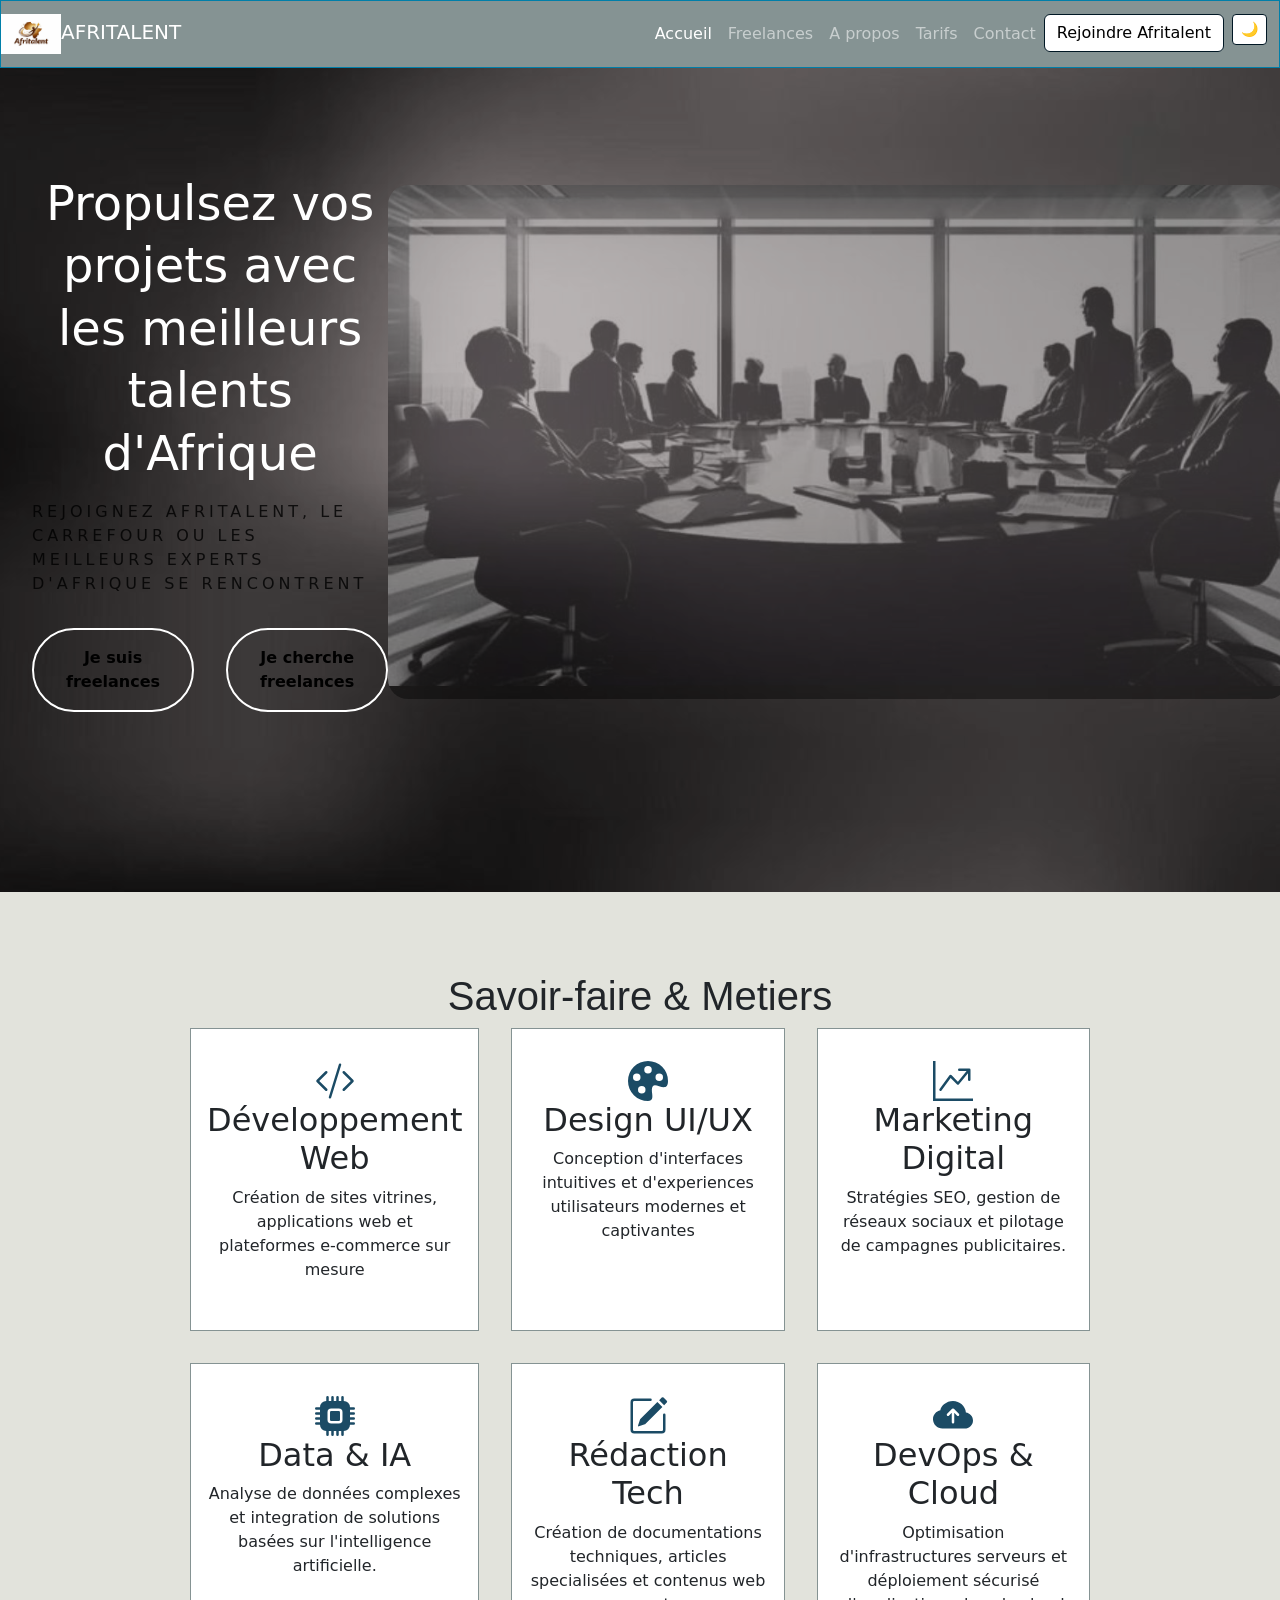
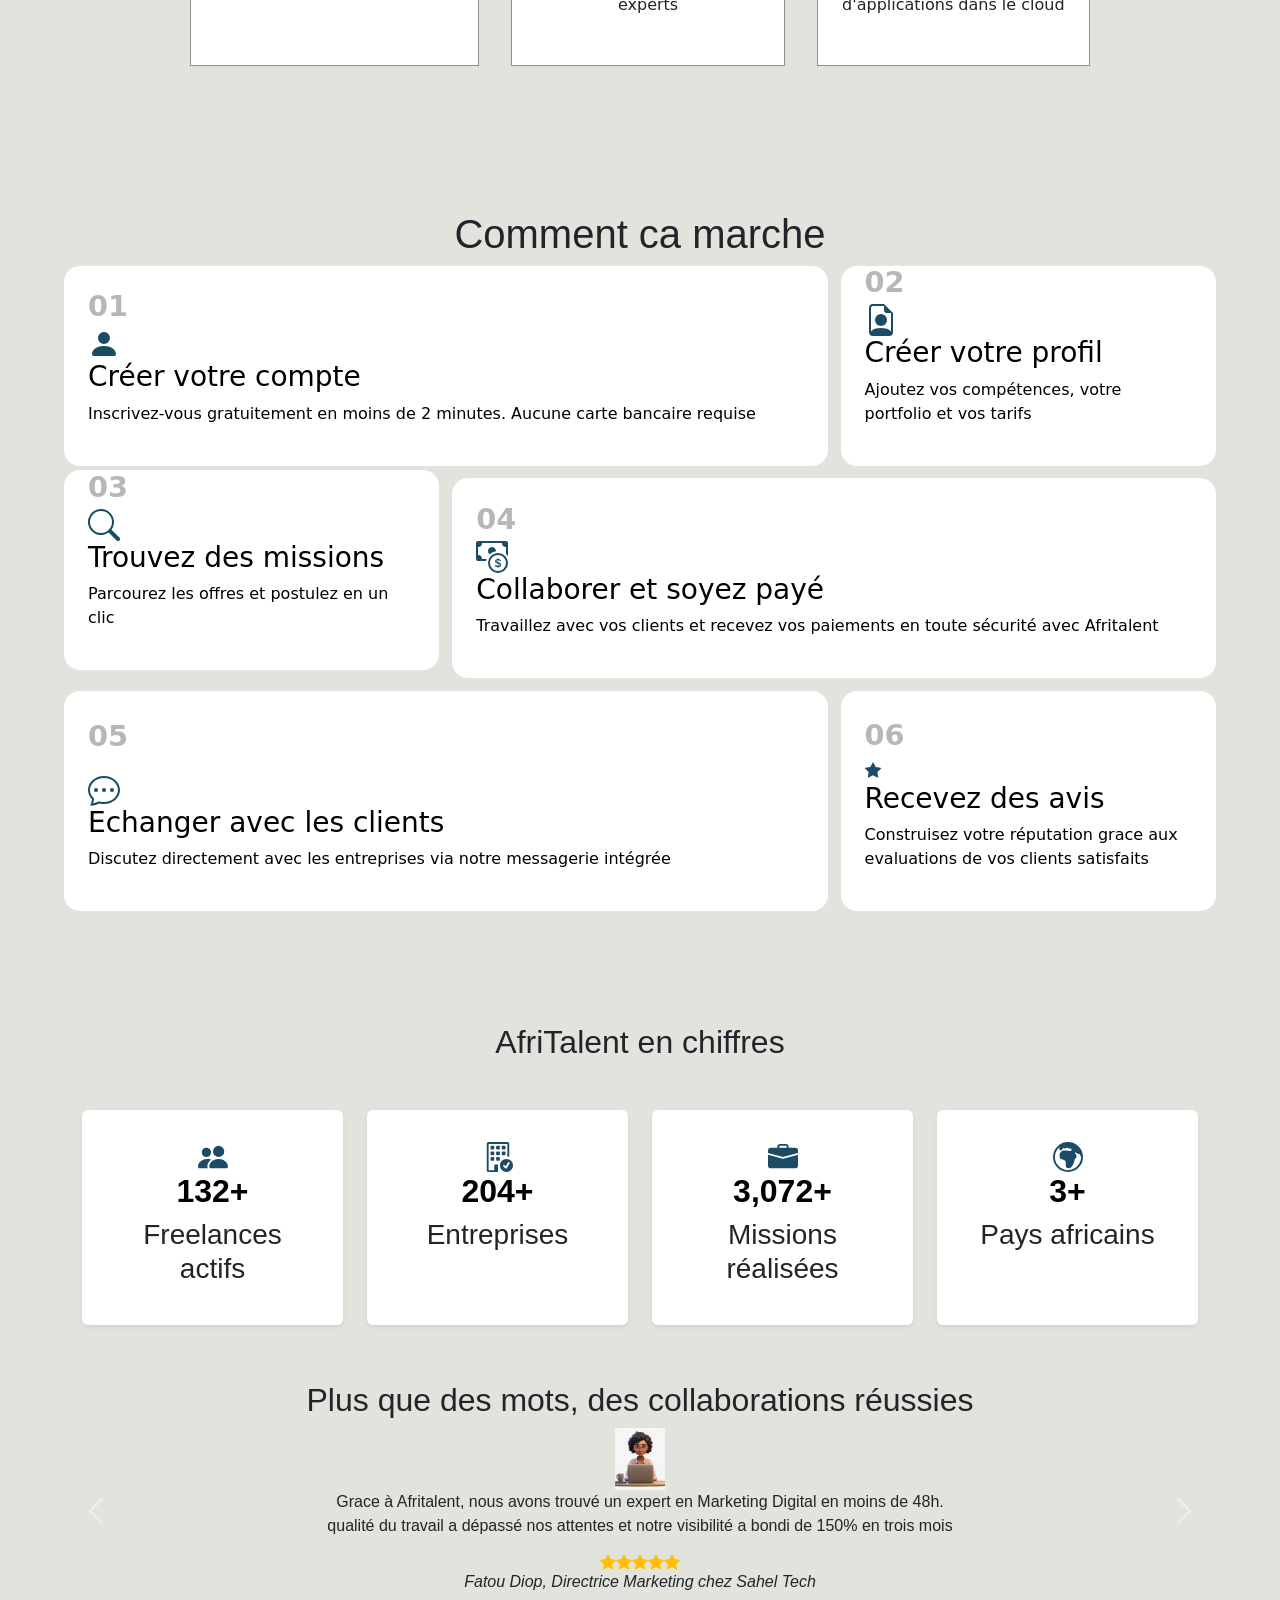
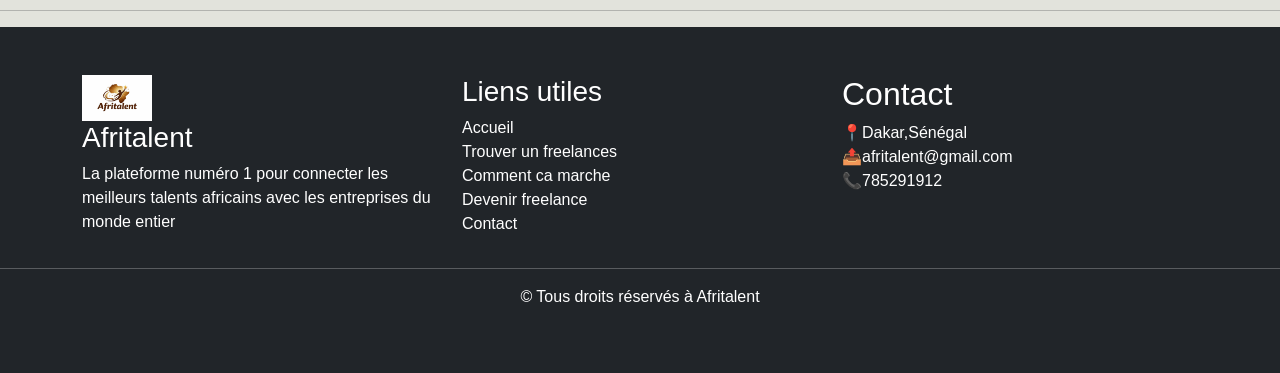
<file: index.html>
<!DOCTYPE html>
<html lang="fr">
<head> 
<meta charset="UTF-8"> 
<meta name="viewport" content="width=device-width, initial-scale=1.0"> 
<title>AfriTalent — Accueil</title> 
<!-- Bootstrap 5 via CDN : feuille de style --> 
<link 
href="https://cdn.jsdelivr.net/npm/bootstrap@5.3.0/dist/css/bootstrap.min.css" 
rel="stylesheet"> 
<!-- Votre feuille de style personnelle --> 
<link rel="stylesheet" href="css/style.css">
</head>
<body> 
  <header>
     <!-- NAVBAR -->
     <nav class="navbar navbar-expand-lg navbar-dark  fixed-top">
      <div class="container-fluid nav" >
        <a  class="navbar-brand " href="index.html"><img src="image/projet1.jpeg" alt="logo" width="60">AFRITALENT</a>
         <!-- ✅ Bouton hamburger -->
    <button class="navbar-toggler" type="button"
            data-bs-toggle="collapse"
            data-bs-target="#menuNav"
            aria-controls="menuNav"
            aria-expanded="false"
            aria-label="Toggle navigation">
      <span class="navbar-toggler-icon"></span>
    </button>
     <div class="collapse navbar-collapse" id="menuNav">
          <ul  class="navbar-nav ms-auto" id="menu"> 
            <li class="nav-item"><a  class="nav-link active" href="index.html" >Accueil</a></li>
            <li class="nav-item"><a  class="nav-link" href="freelances.html">Freelances</a></li>
            <li class="nav-item"><a  class="nav-link" href="about.html">A propos</a></li>
            <li class="nav-item"><a  class="nav-link" href="tarifs.html">Tarifs</a></li>
            <li class="nav-item"><a  class="nav-link" href="contact.html">Contact</a></li>
            <li class="nav-item">
              <a  class="btn btn-dark" href="contact.html">Rejoindre Afritalent</a>
            </li>
            <li class="nav-item">
  <button id="btnDark" onclick="toggleDarkMode()" 
          class="btn btn-outline-light btn-sm ms-2">
    🌙
  </button>
</li>
          </ul>
          </div>
      </div>
     </nav>
  </header>
  <main>
    <!-- HERO -->
    <section id="hero" class="fade-section" >
      <div class="hero-text">
        <h1>Propulsez vos projets avec les meilleurs talents d'Afrique </h1>
        <p class="subtitle">Rejoignez AfriTalent, le carrefour ou les meilleurs experts d'Afrique se rencontrent</p>
        <div class="boutons">
            <a href="contact.html" class="btn btn-dark btn1" >Je suis freelances</a>
             <a href="freelances.html" class="btn btn-dark btn2">Je cherche freelances</a>
        </div>
      </div>
       <div class="image">
        <img src="image/29.jpg" alt="accueil" width="400">
      </div>
    </section>
    <!-- CATEGORIES -->
    <section id="categories"  class="fade-section">
      <h1 class="text-center">Savoir-faire & Metiers</h1>
      <div class="services">
        <div class="carte">
            <svg xmlns="http://www.w3.org/2000/svg" width="40" height="40" fill="currentColor" class="bi bi-code-slash icone-brand" viewBox="0 0 16 16">
  <path d="M10.478 1.647a.5.5 0 1 0-.956-.294l-4 13a.5.5 0 0 0 .956.294zM4.854 4.146a.5.5 0 0 1 0 .708L1.707 8l3.147 3.146a.5.5 0 0 1-.708.708l-3.5-3.5a.5.5 0 0 1 0-.708l3.5-3.5a.5.5 0 0 1 .708 0m6.292 0a.5.5 0 0 0 0 .708L14.293 8l-3.147 3.146a.5.5 0 0 0 .708.708l3.5-3.5a.5.5 0 0 0 0-.708l-3.5-3.5a.5.5 0 0 0-.708 0"/>
</svg>
           <h2>Développement Web</h2>
             <p>Création de sites vitrines, applications web et plateformes e-commerce sur mesure</p>
        </div>

          <div class="carte">
             <svg xmlns="http://www.w3.org/2000/svg" width="40" height="40" fill="currentColor" class="bi bi-palette-fill icone-brand" viewBox="0 0 16 16">
  <path d="M12.433 10.07C14.133 10.585 16 11.15 16 8a8 8 0 1 0-8 8c1.996 0 1.826-1.504 1.649-3.08-.124-1.101-.252-2.237.351-2.92.465-.527 1.42-.237 2.433.07M8 5a1.5 1.5 0 1 1 0-3 1.5 1.5 0 0 1 0 3m4.5 3a1.5 1.5 0 1 1 0-3 1.5 1.5 0 0 1 0 3M5 6.5a1.5 1.5 0 1 1-3 0 1.5 1.5 0 0 1 3 0m.5 6.5a1.5 1.5 0 1 1 0-3 1.5 1.5 0 0 1 0 3"/>
</svg>
           <h2>Design UI/UX</h2>
            <p>Conception d'interfaces intuitives et d'experiences utilisateurs modernes et captivantes</p>
         </div>

           <div class="carte">
              <svg xmlns="http://www.w3.org/2000/svg" width="40" height="40" fill="currentColor" class="bi bi-graph-up-arrow icone-brand" viewBox="0 0 16 16">
  <path fill-rule="evenodd" d="M0 0h1v15h15v1H0zm10 3.5a.5.5 0 0 1 .5-.5h4a.5.5 0 0 1 .5.5v4a.5.5 0 0 1-1 0V4.9l-3.613 4.417a.5.5 0 0 1-.74.037L7.06 6.767l-3.656 5.027a.5.5 0 0 1-.808-.588l4-5.5a.5.5 0 0 1 .758-.06l2.609 2.61L13.445 4H10.5a.5.5 0 0 1-.5-.5"/>
</svg>
              <h2>Marketing Digital</h2>
              <p>Stratégies SEO, gestion de réseaux sociaux et pilotage de campagnes publicitaires.</p>
            </div>

        <div class="carte">
              <svg xmlns="http://www.w3.org/2000/svg" width="40" height="40" fill="currentColor" class="bi bi-cpu-fill icone-brand" viewBox="0 0 16 16">
  <path d="M6.5 6a.5.5 0 0 0-.5.5v3a.5.5 0 0 0 .5.5h3a.5.5 0 0 0 .5-.5v-3a.5.5 0 0 0-.5-.5z"/>
  <path d="M5.5.5a.5.5 0 0 0-1 0V2A2.5 2.5 0 0 0 2 4.5H.5a.5.5 0 0 0 0 1H2v1H.5a.5.5 0 0 0 0 1H2v1H.5a.5.5 0 0 0 0 1H2v1H.5a.5.5 0 0 0 0 1H2A2.5 2.5 0 0 0 4.5 14v1.5a.5.5 0 0 0 1 0V14h1v1.5a.5.5 0 0 0 1 0V14h1v1.5a.5.5 0 0 0 1 0V14h1v1.5a.5.5 0 0 0 1 0V14a2.5 2.5 0 0 0 2.5-2.5h1.5a.5.5 0 0 0 0-1H14v-1h1.5a.5.5 0 0 0 0-1H14v-1h1.5a.5.5 0 0 0 0-1H14v-1h1.5a.5.5 0 0 0 0-1H14A2.5 2.5 0 0 0 11.5 2V.5a.5.5 0 0 0-1 0V2h-1V.5a.5.5 0 0 0-1 0V2h-1V.5a.5.5 0 0 0-1 0V2h-1zm1 4.5h3A1.5 1.5 0 0 1 11 6.5v3A1.5 1.5 0 0 1 9.5 11h-3A1.5 1.5 0 0 1 5 9.5v-3A1.5 1.5 0 0 1 6.5 5"/>
</svg>
          <h2>Data & IA</h2>
          <p>Analyse de données complexes et integration de solutions basées sur l'intelligence artificielle.</p>
        </div>

        <div class="carte">
              <svg xmlns="http://www.w3.org/2000/svg" width="40" height="40" fill="currentColor" class="bi bi-pencil-square icone-brand" viewBox="0 0 16 16">
  <path d="M15.502 1.94a.5.5 0 0 1 0 .706L14.459 3.69l-2-2L13.502.646a.5.5 0 0 1 .707 0l1.293 1.293zm-1.75 2.456-2-2L4.939 9.21a.5.5 0 0 0-.121.196l-.805 2.414a.25.25 0 0 0 .316.316l2.414-.805a.5.5 0 0 0 .196-.12l6.813-6.814z"/>
  <path fill-rule="evenodd" d="M1 13.5A1.5 1.5 0 0 0 2.5 15h11a1.5 1.5 0 0 0 1.5-1.5v-6a.5.5 0 0 0-1 0v6a.5.5 0 0 1-.5.5h-11a.5.5 0 0 1-.5-.5v-11a.5.5 0 0 1 .5-.5H9a.5.5 0 0 0 0-1H2.5A1.5 1.5 0 0 0 1 2.5z"/>
</svg>
          <h2>Rédaction Tech</h2>
          <p>Création de documentations techniques, articles specialisées et contenus web experts</p>
        </div>

        <div class="carte">
             <svg xmlns="http://www.w3.org/2000/svg" width="60" height="40" fill="currentColor" class="bi bi-cloud-arrow-up-fill icone-brand" viewBox="0 0 16 16">
  <path d="M8 2a5.53 5.53 0 0 0-3.594 1.342c-.766.66-1.321 1.52-1.464 2.383C1.266 6.095 0 7.555 0 9.318 0 11.366 1.708 13 3.781 13h8.906C14.502 13 16 11.57 16 9.773c0-1.636-1.242-2.969-2.834-3.194C12.923 3.999 10.69 2 8 2m2.354 5.146a.5.5 0 0 1-.708.708L8.5 6.707V10.5a.5.5 0 0 1-1 0V6.707L6.354 7.854a.5.5 0 1 1-.708-.708l2-2a.5.5 0 0 1 .708 0z"/>
</svg>
          <h2>DevOps & Cloud</h2>
          <p>Optimisation d'infrastructures serveurs et déploiement sécurisé d'applications dans le cloud</p>
        </div>
      </div>
    </section>
    <!-- COMMENT CA MARCHE -->
    <section id="CCM"  class="fade-section">
        <h1 class="text-center">Comment ca marche</h1>
        <div class="bento-grid">
          <div class="bento-card" >
            <span class="numéro">01</span>
            <div class="justify-content-center">
              <svg xmlns="http://www.w3.org/2000/svg" width="32" height="32" fill="currentColor" class="bi bi-person-fill icone-brand" viewBox="0 0 16 16">
               <path d="M3 14s-1 0-1-1 1-4 6-4 6 3 6 4-1 1-1 1zm5-6a3 3 0 1 0 0-6 3 3 0 0 0 0 6"/>
              </svg>
            </div>
            <h3>Créer votre compte</h3>
          <p>Inscrivez-vous gratuitement en moins de 2 minutes. Aucune carte bancaire requise</p>
          </div>
        
          <div class="bento-card" >
            <span class="numéro">02</span>
            <div class="justify-content-center">
              <svg xmlns="http://www.w3.org/2000/svg" width="32" height="32" fill="currentColor" class="bi bi-file-earmark-person icone-brand" viewBox="0 0 16 16">
              <path d="M11 8a3 3 0 1 1-6 0 3 3 0 0 1 6 0"/>
              <path d="M14 14V4.5L9.5 0H4a2 2 0 0 0-2 2v12a2 2 0 0 0 2 2h8a2 2 0 0 0 2-2M9.5 3A1.5 1.5 0 0 0 11 4.5h2v9.255S12 12 8 12s-5 1.755-5 1.755V2a1 1 0 0 1 1-1h5.5z"/>
              </svg>
            </div>
            <h3>Créer votre profil</h3>
           <p>Ajoutez vos compétences, votre portfolio et vos tarifs</p>
          </div>
        
          <div class="bento-card fade-section">
            <span class="numéro">03</span>
            <div class="justify-content-center">
              <svg xmlns="http://www.w3.org/2000/svg" width="32" height="32" fill="currentColor" class="bi bi-search icone-brand" viewBox="0 0 16 16">
               <path d="M11.742 10.344a6.5 6.5 0 1 0-1.397 1.398h-.001q.044.06.098.115l3.85 3.85a1 1 0 0 0 1.415-1.414l-3.85-3.85a1 1 0 0 0-.115-.1zM12 6.5a5.5 5.5 0 1 1-11 0 5.5 5.5 0 0 1 11 0"/>
              </svg>
            </div>
            <h3>Trouvez des missions</h3>
          <p>Parcourez les offres et postulez en un clic</p>
          </div>

          <div class="bento-card " >
            <span class="numéro">04</span>
            <div class="justify-content-center">
              <svg xmlns="http://www.w3.org/2000/svg" width="32" height="32" fill="currentColor" class="bi bi-cash-coin icone-brand" viewBox="0 0 16 16">
               <path fill-rule="evenodd" d="M11 15a4 4 0 1 0 0-8 4 4 0 0 0 0 8m5-4a5 5 0 1 1-10 0 5 5 0 0 1 10 0"/>
               <path d="M9.438 11.944c.047.596.518 1.06 1.363 1.116v.44h.375v-.443c.875-.061 1.386-.529 1.386-1.207 0-.618-.39-.936-1.09-1.1l-.296-.07v-1.2c.376.043.614.248.671.532h.658c-.047-.575-.54-1.024-1.329-1.073V8.5h-.375v.45c-.747.073-1.255.522-1.255 1.158 0 .562.378.92 1.007 1.066l.248.061v1.272c-.384-.058-.639-.27-.696-.563h-.668zm1.36-1.354c-.369-.085-.569-.26-.569-.522 0-.294.216-.514.572-.578v1.1zm.432.746c.449.104.655.272.655.569 0 .339-.257.571-.709.614v-1.195z"/>
               <path d="M1 0a1 1 0 0 0-1 1v8a1 1 0 0 0 1 1h4.083q.088-.517.258-1H3a2 2 0 0 0-2-2V3a2 2 0 0 0 2-2h10a2 2 0 0 0 2 2v3.528c.38.34.717.728 1 1.154V1a1 1 0 0 0-1-1z"/>
                <path d="M9.998 5.083 10 5a2 2 0 1 0-3.132 1.65 6 6 0 0 1 3.13-1.567"/>
              </svg>
            </div>
            <h3>Collaborer et soyez payé</h3>
          <p>Travaillez avec vos clients et recevez vos paiements en toute sécurité avec Afritalent </p>
          </div>
       

       
          <div class="bento-card" >
            <span class="numéro">05</span>
            <div class="justify-content-center">
              <svg xmlns="http://www.w3.org/2000/svg" width="32" height="32" fill="currentColor" class="bi bi-chat-dots icone-brand" viewBox="0 0 16 16">
              <path d="M5 8a1 1 0 1 1-2 0 1 1 0 0 1 2 0m4 0a1 1 0 1 1-2 0 1 1 0 0 1 2 0m3 1a1 1 0 1 0 0-2 1 1 0 0 0 0 2"/>
              <path d="m2.165 15.803.02-.004c1.83-.363 2.948-.842 3.468-1.105A9 9 0 0 0 8 15c4.418 0 8-3.134 8-7s-3.582-7-8-7-8 3.134-8 7c0 1.76.743 3.37 1.97 4.6a10.4 10.4 0 0 1-.524 2.318l-.003.011a11 11 0 0 1-.244.637c-.079.186.074.394.273.362a22 22 0 0 0 .693-.125m.8-3.108a1 1 0 0 0-.287-.801C1.618 10.83 1 9.468 1 8c0-3.192 3.004-6 7-6s7 2.808 7 6-3.004 6-7 6a8 8 0 0 1-2.088-.272 1 1 0 0 0-.711.074c-.387.196-1.24.57-2.634.893a11 11 0 0 0 .398-2"/>
              </svg>
            </div>
            <h3>Echanger avec les clients</h3>
          <p>Discutez directement avec les entreprises via notre messagerie intégrée</p>
          </div>
       

          <div class="bento-card " >
            <span class="numéro">06</span>
            <div class="justify-content-center">
              <svg xmlns="http://www.w3.org/2000/svg" width="16" height="16" fill="currentColor" class="bi bi-star-fill icone-brand" viewBox="0 0 16 16">
              <path d="M3.612 15.443c-.386.198-.824-.149-.746-.592l.83-4.73L.173 6.765c-.329-.314-.158-.888.283-.95l4.898-.696L7.538.792c.197-.39.73-.39.927 0l2.184 4.327 4.898.696c.441.062.612.636.282.95l-3.522 3.356.83 4.73c.078.443-.36.79-.746.592L8 13.187l-4.389 2.256z"/>
              </svg>
            </div>
            <h3>Recevez des avis</h3>
          <p>Construisez votre réputation grace aux evaluations de vos clients satisfaits </p>
          </div>
        </div>
          
    </section>
    
    <section id="stats" class="py-5 fade-section">
  <div class="container">
    <h2 class="text-center mb-5">AfriTalent en chiffres</h2>

    <div class="row g-4">

      <div class="col-12 col-md-6 col-lg-3">
        <div class="card text-center h-100 border-0 shadow-sm p-3">
          <div class="card-body">
            <svg xmlns="http://www.w3.org/2000/svg" width="30" height="30" fill="currentColor" class="bi bi-people-fill icone-brand" viewBox="0 0 16 16">
  <path d="M7 14s-1 0-1-1 1-4 5-4 5 3 5 4-1 1-1 1zm4-6a3 3 0 1 0 0-6 3 3 0 0 0 0 6m-5.784 6A2.24 2.24 0 0 1 5 13c0-1.355.68-2.75 1.936-3.72A6.3 6.3 0 0 0 5 9c-4 0-5 3-5 4s1 1 1 1zM4.5 8a2.5 2.5 0 1 0 0-5 2.5 2.5 0 0 0 0 5"/>
</svg>
            <h2 class="fw-bold">
              <span class="stat-nombre" data-target="500">0</span>+
            </h2>
            <h3>Freelances actifs</h3>
          </div>
        </div>
      </div>

      <div class="col-12 col-md-6 col-lg-3">
        <div class="card text-center h-100 border-0 shadow-sm p-3">
          <div class="card-body">
            <svg xmlns="http://www.w3.org/2000/svg" width="30" height="30" fill="currentColor" class="bi bi-building-check icone-brand" viewBox="0 0 16 16">
  <path d="M12.5 16a3.5 3.5 0 1 0 0-7 3.5 3.5 0 0 0 0 7m1.679-4.493-1.335 2.226a.75.75 0 0 1-1.174.144l-.774-.773a.5.5 0 0 1 .708-.708l.547.548 1.17-1.951a.5.5 0 1 1 .858.514"/>
  <path d="M2 1a1 1 0 0 1 1-1h10a1 1 0 0 1 1 1v6.5a.5.5 0 0 1-1 0V1H3v14h3v-2.5a.5.5 0 0 1 .5-.5H8v4H3a1 1 0 0 1-1-1z"/>
  <path d="M4.5 2a.5.5 0 0 0-.5.5v1a.5.5 0 0 0 .5.5h1a.5.5 0 0 0 .5-.5v-1a.5.5 0 0 0-.5-.5zm3 0a.5.5 0 0 0-.5.5v1a.5.5 0 0 0 .5.5h1a.5.5 0 0 0 .5-.5v-1a.5.5 0 0 0-.5-.5zm3 0a.5.5 0 0 0-.5.5v1a.5.5 0 0 0 .5.5h1a.5.5 0 0 0 .5-.5v-1a.5.5 0 0 0-.5-.5zm-6 3a.5.5 0 0 0-.5.5v1a.5.5 0 0 0 .5.5h1a.5.5 0 0 0 .5-.5v-1a.5.5 0 0 0-.5-.5zm3 0a.5.5 0 0 0-.5.5v1a.5.5 0 0 0 .5.5h1a.5.5 0 0 0 .5-.5v-1a.5.5 0 0 0-.5-.5zm3 0a.5.5 0 0 0-.5.5v1a.5.5 0 0 0 .5.5h1a.5.5 0 0 0 .5-.5v-1a.5.5 0 0 0-.5-.5zm-6 3a.5.5 0 0 0-.5.5v1a.5.5 0 0 0 .5.5h1a.5.5 0 0 0 .5-.5v-1a.5.5 0 0 0-.5-.5zm3 0a.5.5 0 0 0-.5.5v1a.5.5 0 0 0 .5.5h1a.5.5 0 0 0 .5-.5v-1a.5.5 0 0 0-.5-.5z"/>
</svg>
            <h2 class="fw-bold">
              <span class="stat-nombre" data-target="800">0</span>+
            </h2>
            <h3>Entreprises</h3>
          </div>
        </div>
      </div>

      <div class="col-12 col-md-6 col-lg-3">
        <div class="card text-center h-100 border-0 shadow-sm p-3">
          <div class="card-body">
            <svg xmlns="http://www.w3.org/2000/svg" width="30" height="30" fill="currentColor" class="bi bi-briefcase-fill icone-brand" viewBox="0 0 16 16">
  <path d="M6.5 1A1.5 1.5 0 0 0 5 2.5V3H1.5A1.5 1.5 0 0 0 0 4.5v1.384l7.614 2.03a1.5 1.5 0 0 0 .772 0L16 5.884V4.5A1.5 1.5 0 0 0 14.5 3H11v-.5A1.5 1.5 0 0 0 9.5 1zm0 1h3a.5.5 0 0 1 .5.5V3H6v-.5a.5.5 0 0 1 .5-.5"/>
  <path d="M0 12.5A1.5 1.5 0 0 0 1.5 14h13a1.5 1.5 0 0 0 1.5-1.5V6.85L8.129 8.947a.5.5 0 0 1-.258 0L0 6.85z"/>
</svg>
            <h2 class="fw-bold">
              <span class="stat-nombre" data-target="12000">0</span>+
            </h2>
            <h3>Missions réalisées</h3>
          </div>
        </div>
      </div>

      <div class="col-12 col-md-6 col-lg-3">
        <div class="card text-center h-100 border-0 shadow-sm p-3">
          <div class="card-body">
            <svg xmlns="http://www.w3.org/2000/svg" width="30" height="30" fill="currentColor" class="bi bi-globe-europe-africa icone-brand" viewBox="0 0 16 16">
  <path d="M8 0a8 8 0 1 0 0 16A8 8 0 0 0 8 0M3.668 2.501l-.288.646a.847.847 0 0 0 1.479.815l.245-.368a.81.81 0 0 1 1.034-.275.81.81 0 0 0 .724 0l.261-.13a1 1 0 0 1 .775-.05l.984.34q.118.04.243.054c.784.093.855.377.694.801-.155.41-.616.617-1.035.487l-.01-.003C8.274 4.663 7.748 4.5 6 4.5 4.8 4.5 3.5 5.62 3.5 7c0 1.96.826 2.166 1.696 2.382.46.115.935.233 1.304.618.449.467.393 1.181.339 1.877C6.755 12.96 6.674 14 8.5 14c1.75 0 3-3.5 3-4.5 0-.262.208-.468.444-.7.396-.392.87-.86.556-1.8-.097-.291-.396-.568-.641-.756-.174-.133-.207-.396-.052-.551a.33.33 0 0 1 .42-.042l1.085.724c.11.072.255.058.348-.035.15-.15.415-.083.489.117.16.43.445 1.05.849 1.357L15 8A7 7 0 1 1 3.668 2.501"/>
</svg>
            <h2 class="fw-bold">
              <span class="stat-nombre" data-target="15">0</span>+
            </h2>
            <h3>Pays africains</h3>
          </div>
        </div>
      </div>

    </div>
  </div>
</section>
<!-- TEMOIGNAGES -->
   <section id="Temoignages">
     <h2 class="text-center">Plus que des mots, des collaborations réussies</h2>
      <div id="carouselExampleRide" class="carousel slide" data-bs-ride="true">
       <div class="carousel-inner">
         <div class="carousel-item active text-center">
          <img src="image/19.jpg" alt="temoignage" width="50">
              <blockquote>Grace à Afritalent, nous avons trouvé un expert en Marketing Digital en moins de 48h. <br> qualité du travail a dépassé nos attentes et notre visibilité a bondi de 150% en trois mois</blockquote>
              <div class="d-flex justify-content-center">
            <svg xmlns="http://www.w3.org/2000/svg" width="16" height="16" fill="currentColor" class="bi bi-star-fill text-warning" viewBox="0 0 16 16">
            <path d="M3.612 15.443c-.386.198-.824-.149-.746-.592l.83-4.73L.173 6.765c-.329-.314-.158-.888.283-.95l4.898-.696L7.538.792c.197-.39.73-.39.927 0l2.184 4.327 4.898.696c.441.062.612.636.282.95l-3.522 3.356.83 4.73c.078.443-.36.79-.746.592L8 13.187l-4.389 2.256z"/>
          </svg>
          <svg xmlns="http://www.w3.org/2000/svg" width="16" height="16" fill="currentColor" class="bi bi-star-fill text-warning" viewBox="0 0 16 16">
            <path d="M3.612 15.443c-.386.198-.824-.149-.746-.592l.83-4.73L.173 6.765c-.329-.314-.158-.888.283-.95l4.898-.696L7.538.792c.197-.39.73-.39.927 0l2.184 4.327 4.898.696c.441.062.612.636.282.95l-3.522 3.356.83 4.73c.078.443-.36.79-.746.592L8 13.187l-4.389 2.256z"/>
          </svg>
          <svg xmlns="http://www.w3.org/2000/svg" width="16" height="16" fill="currentColor" class="bi bi-star-fill text-warning" viewBox="0 0 16 16">
            <path d="M3.612 15.443c-.386.198-.824-.149-.746-.592l.83-4.73L.173 6.765c-.329-.314-.158-.888.283-.95l4.898-.696L7.538.792c.197-.39.73-.39.927 0l2.184 4.327 4.898.696c.441.062.612.636.282.95l-3.522 3.356.83 4.73c.078.443-.36.79-.746.592L8 13.187l-4.389 2.256z"/>
          </svg>
          <svg xmlns="http://www.w3.org/2000/svg" width="16" height="16" fill="currentColor" class="bi bi-star-fill text-warning" viewBox="0 0 16 16">
           <path d="M3.612 15.443c-.386.198-.824-.149-.746-.592l.83-4.73L.173 6.765c-.329-.314-.158-.888.283-.95l4.898-.696L7.538.792c.197-.39.73-.39.927 0l2.184 4.327 4.898.696c.441.062.612.636.282.95l-3.522 3.356.83 4.73c.078.443-.36.79-.746.592L8 13.187l-4.389 2.256z"/>
          </svg>
          <svg xmlns="http://www.w3.org/2000/svg" width="16" height="16" fill="currentColor" class="bi bi-star-fill text-warning" viewBox="0 0 16 16">
             <path d="M3.612 15.443c-.386.198-.824-.149-.746-.592l.83-4.73L.173 6.765c-.329-.314-.158-.888.283-.95l4.898-.696L7.538.792c.197-.39.73-.39.927 0l2.184 4.327 4.898.696c.441.062.612.636.282.95l-3.522 3.356.83 4.73c.078.443-.36.79-.746.592L8 13.187l-4.389 2.256z"/>
          </svg>
          </div>
             <cite>Fatou Diop, <em>Directrice Marketing chez Sahel Tech</em></cite>
        </div>
        <div class="carousel-item text-center">
          <img src="image/20.jpg" alt="temoignage" width="40">
            <blockquote>Travailler via cette plateforme m'a permis d'accéder à des missions passionnantes partout sur le continent.</blockquote>
             <div class="d-flex justify-content-center">
            <svg xmlns="http://www.w3.org/2000/svg" width="16" height="16" fill="currentColor" class="bi bi-star-fill text-warning" viewBox="0 0 16 16">
            <path d="M3.612 15.443c-.386.198-.824-.149-.746-.592l.83-4.73L.173 6.765c-.329-.314-.158-.888.283-.95l4.898-.696L7.538.792c.197-.39.73-.39.927 0l2.184 4.327 4.898.696c.441.062.612.636.282.95l-3.522 3.356.83 4.73c.078.443-.36.79-.746.592L8 13.187l-4.389 2.256z"/>
          </svg>
          <svg xmlns="http://www.w3.org/2000/svg" width="16" height="16" fill="currentColor" class="bi bi-star-fill text-warning" viewBox="0 0 16 16">
            <path d="M3.612 15.443c-.386.198-.824-.149-.746-.592l.83-4.73L.173 6.765c-.329-.314-.158-.888.283-.95l4.898-.696L7.538.792c.197-.39.73-.39.927 0l2.184 4.327 4.898.696c.441.062.612.636.282.95l-3.522 3.356.83 4.73c.078.443-.36.79-.746.592L8 13.187l-4.389 2.256z"/>
          </svg>
          <svg xmlns="http://www.w3.org/2000/svg" width="16" height="16" fill="currentColor" class="bi bi-star-fill text-warning" viewBox="0 0 16 16">
            <path d="M3.612 15.443c-.386.198-.824-.149-.746-.592l.83-4.73L.173 6.765c-.329-.314-.158-.888.283-.95l4.898-.696L7.538.792c.197-.39.73-.39.927 0l2.184 4.327 4.898.696c.441.062.612.636.282.95l-3.522 3.356.83 4.73c.078.443-.36.79-.746.592L8 13.187l-4.389 2.256z"/>
          </svg>
          <svg xmlns="http://www.w3.org/2000/svg" width="16" height="16" fill="currentColor" class="bi bi-star-fill text-warning" viewBox="0 0 16 16">
           <path d="M3.612 15.443c-.386.198-.824-.149-.746-.592l.83-4.73L.173 6.765c-.329-.314-.158-.888.283-.95l4.898-.696L7.538.792c.197-.39.73-.39.927 0l2.184 4.327 4.898.696c.441.062.612.636.282.95l-3.522 3.356.83 4.73c.078.443-.36.79-.746.592L8 13.187l-4.389 2.256z"/>
          </svg>
          <svg xmlns="http://www.w3.org/2000/svg" width="16" height="16" fill="currentColor" class="bi bi-star-half text-warning" viewBox="0 0 16 16">
            <path d="M5.354 5.119 7.538.792A.52.52 0 0 1 8 .5c.183 0 .366.097.465.292l2.184 4.327 4.898.696A.54.54 0 0 1 16 6.32a.55.55 0 0 1-.17.445l-3.523 3.356.83 4.73c.078.443-.36.79-.746.592L8 13.187l-4.389 2.256a.5.5 0 0 1-.146.05c-.342.06-.668-.254-.6-.642l.83-4.73L.173 6.765a.55.55 0 0 1-.172-.403.6.6 0 0 1 .085-.302.51.51 0 0 1 .37-.245zM8 12.027a.5.5 0 0 1 .232.056l3.686 1.894-.694-3.957a.56.56 0 0 1 .162-.505l2.907-2.77-4.052-.576a.53.53 0 0 1-.393-.288L8.001 2.223 8 2.226z"/>
          </svg>
          </div>
             <cite>Omar Fall, <em>Développeur full-stack senior</em></cite>
        </div>
         <div class="carousel-item text-center">
          <img src="image/21.jpg" alt="temoignage"  width="60">
            <blockquote>Nous avons recruté toute notre équipe technique (UI/UX et DevOps) ici.</blockquote>
            <div class="d-flex justify-content-center">
            <svg xmlns="http://www.w3.org/2000/svg" width="16" height="16" fill="currentColor" class="bi bi-star-fill text-warning" viewBox="0 0 16 16">
            <path d="M3.612 15.443c-.386.198-.824-.149-.746-.592l.83-4.73L.173 6.765c-.329-.314-.158-.888.283-.95l4.898-.696L7.538.792c.197-.39.73-.39.927 0l2.184 4.327 4.898.696c.441.062.612.636.282.95l-3.522 3.356.83 4.73c.078.443-.36.79-.746.592L8 13.187l-4.389 2.256z"/>
          </svg>
          <svg xmlns="http://www.w3.org/2000/svg" width="16" height="16" fill="currentColor" class="bi bi-star-fill text-warning" viewBox="0 0 16 16">
            <path d="M3.612 15.443c-.386.198-.824-.149-.746-.592l.83-4.73L.173 6.765c-.329-.314-.158-.888.283-.95l4.898-.696L7.538.792c.197-.39.73-.39.927 0l2.184 4.327 4.898.696c.441.062.612.636.282.95l-3.522 3.356.83 4.73c.078.443-.36.79-.746.592L8 13.187l-4.389 2.256z"/>
          </svg>
          <svg xmlns="http://www.w3.org/2000/svg" width="16" height="16" fill="currentColor" class="bi bi-star-fill text-warning" viewBox="0 0 16 16">
            <path d="M3.612 15.443c-.386.198-.824-.149-.746-.592l.83-4.73L.173 6.765c-.329-.314-.158-.888.283-.95l4.898-.696L7.538.792c.197-.39.73-.39.927 0l2.184 4.327 4.898.696c.441.062.612.636.282.95l-3.522 3.356.83 4.73c.078.443-.36.79-.746.592L8 13.187l-4.389 2.256z"/>
          </svg>
          <svg xmlns="http://www.w3.org/2000/svg" width="16" height="16" fill="currentColor" class="bi bi-star-fill text-warning" viewBox="0 0 16 16">
           <path d="M3.612 15.443c-.386.198-.824-.149-.746-.592l.83-4.73L.173 6.765c-.329-.314-.158-.888.283-.95l4.898-.696L7.538.792c.197-.39.73-.39.927 0l2.184 4.327 4.898.696c.441.062.612.636.282.95l-3.522 3.356.83 4.73c.078.443-.36.79-.746.592L8 13.187l-4.389 2.256z"/>
          </svg>
          <svg xmlns="http://www.w3.org/2000/svg" width="16" height="16" fill="currentColor" class="bi bi-star text-warning" viewBox="0 0 16 16">
            <path d="M2.866 14.85c-.078.444.36.791.746.593l4.39-2.256 4.389 2.256c.386.198.824-.149.746-.592l-.83-4.73 3.522-3.356c.33-.314.16-.888-.282-.95l-4.898-.696L8.465.792a.513.513 0 0 0-.927 0L5.354 5.12l-4.898.696c-.441.062-.612.636-.283.95l3.523 3.356-.83 4.73zm4.905-2.767-3.686 1.894.694-3.957a.56.56 0 0 0-.163-.505L1.71 6.745l4.052-.576a.53.53 0 0 0 .393-.288L8 2.223l1.847 3.658a.53.53 0 0 0 .393.288l4.052.575-2.906 2.77a.56.56 0 0 0-.163.506l.694 3.957-3.686-1.894a.5.5 0 0 0-.461 0z"/>
          </svg>
          </div>
            <cite>Aminata Ndiaye, <em>Fondateur de Bénin Digital</em></cite>
        </div>
      </div>
      <button class="carousel-control-prev" type="button" data-bs-target="#carouselExampleRide" data-bs-slide="prev">
        <span class="carousel-control-prev-icon" aria-hidden="true"></span>
        <span class="visually-hidden">Previous</span>
       </button>
       <button class="carousel-control-next" type="button" data-bs-target="#carouselExampleRide" data-bs-slide="next">
      <span class="carousel-control-next-icon" aria-hidden="true"></span>
       <span class="visually-hidden">Next</span>
       </button>
    </div>
  </section>

    <hr>
    <footer class="bg-dark text-white py-5">
      <div class="container">
        <div class="row">
           <div class="col-12 col-md-6 col-lg-4">
             <img src="image/projet1.jpeg" alt="logo" width="70">
            <h3>Afritalent</h3>
              <p>La plateforme numéro 1 pour connecter les meilleurs talents africains avec les entreprises du monde entier</p>
            </div>
          <div class="col-12 col-md-6 col-lg-4">
            <h3>Liens utiles</h3>
              <ul class="list-unstyled">
                <li><a href="index.html" class="text-decoration-none ">Accueil</a></li>
                <li><a href="freelances.html" class="text-decoration-none">Trouver un freelances</a></li>
                <li><a href="tarifs.html" class="text-decoration-none">Comment ca marche</a></li>
                <li><a href="freelances.html" class="text-decoration-none">Devenir freelance</a></li>
                <li><a href="contact.html" class="text-decoration-none">Contact</a></li>
              </ul>
            </div>
            <div class="col-12 col-md-6 col-lg-4">
            <h2>Contact</h2>
              <ul class="list-unstyled">
                <li>📍Dakar,Sénégal</li>
                <li>📤afritalent@gmail.com</li>
                <li>📞785291912</li>
              </ul>
            </div>
        </div>
      </div>
      <hr>
      <p class="text-center">&copy; Tous droits réservés à Afritalent</p>
    </footer>
  </main>
  
<!-- Le contenu de la page sera ajoute ici --> 
<!-- Bootstrap 5 via CDN : script JavaScript --> 
<script 
src="https://cdn.jsdelivr.net/npm/bootstrap@5.3.0/dist/js/bootstrap.bundle.min.js"
></script> 
<!-- Votre script JavaScript --> 
 <button id="btnTop" onclick="scrollToTop()">↑</button>
<script src="js/main.js"></script>
</body>
</html>
</file>
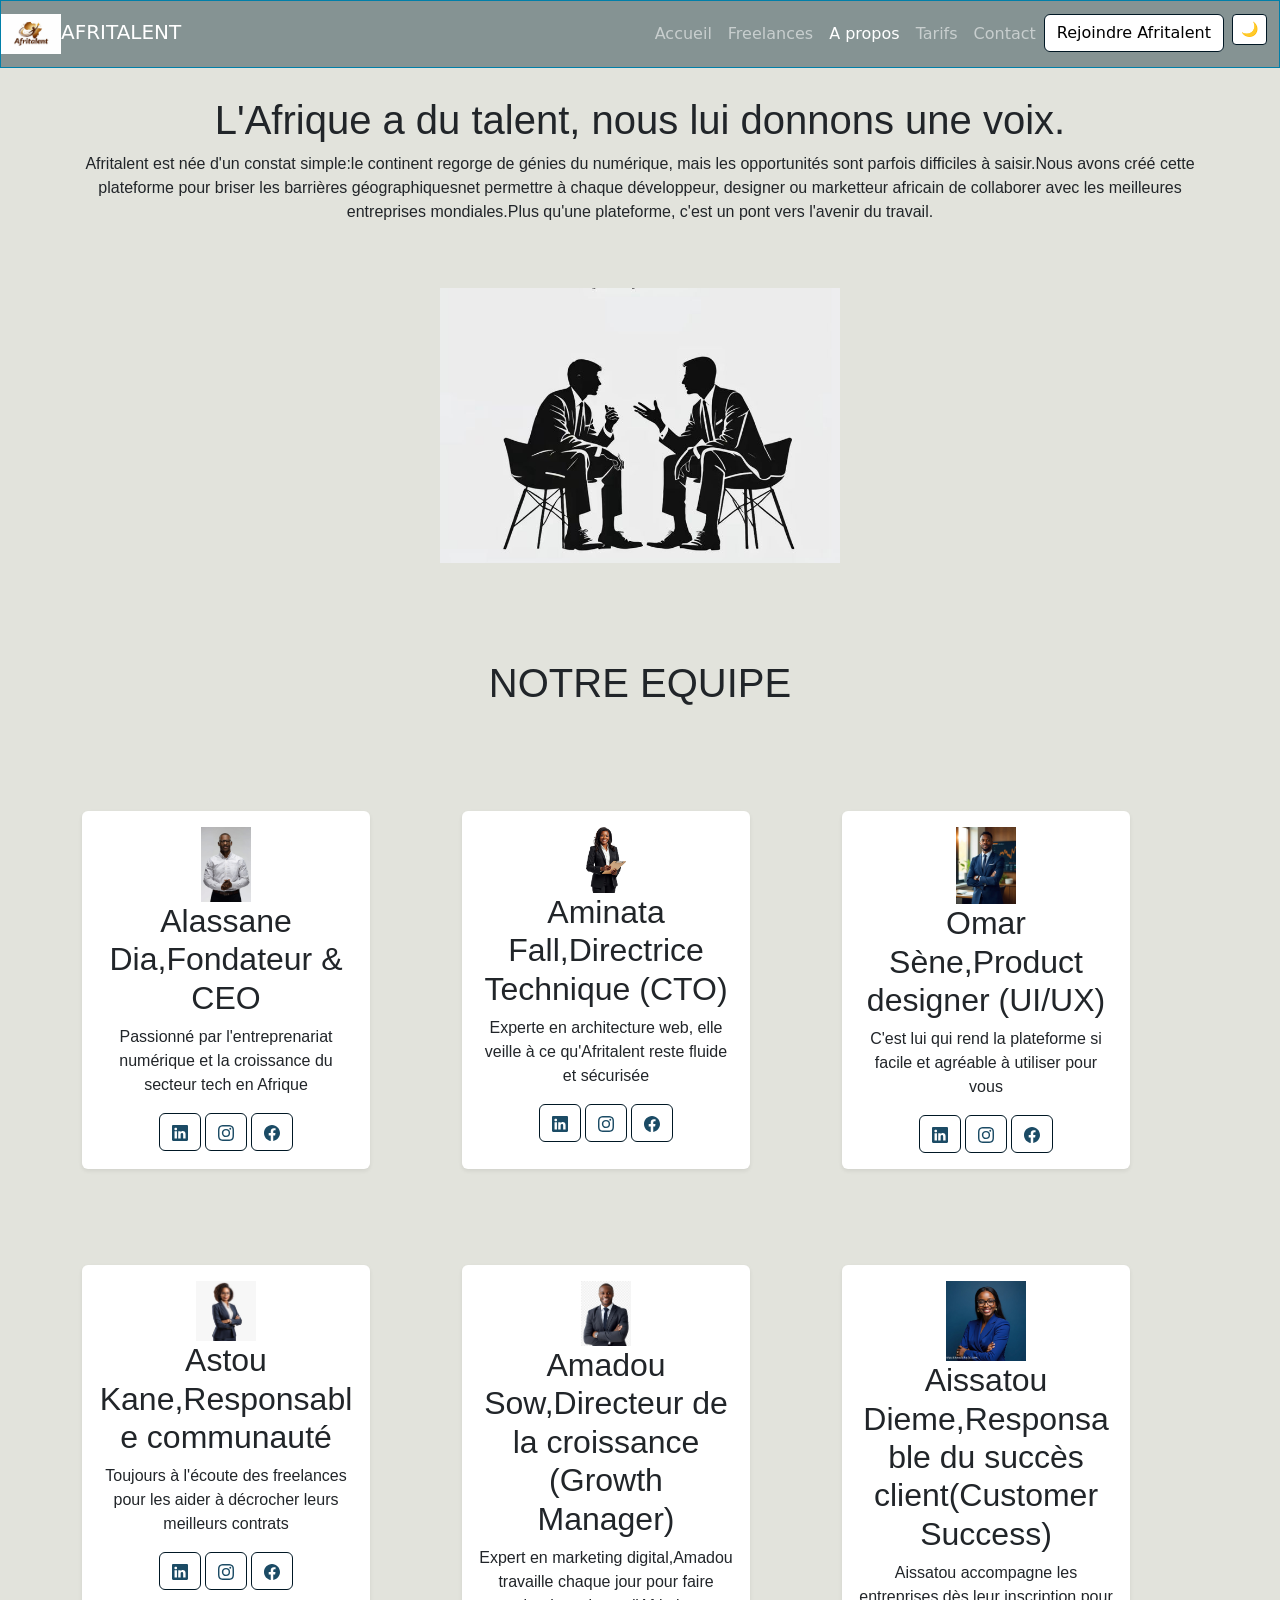
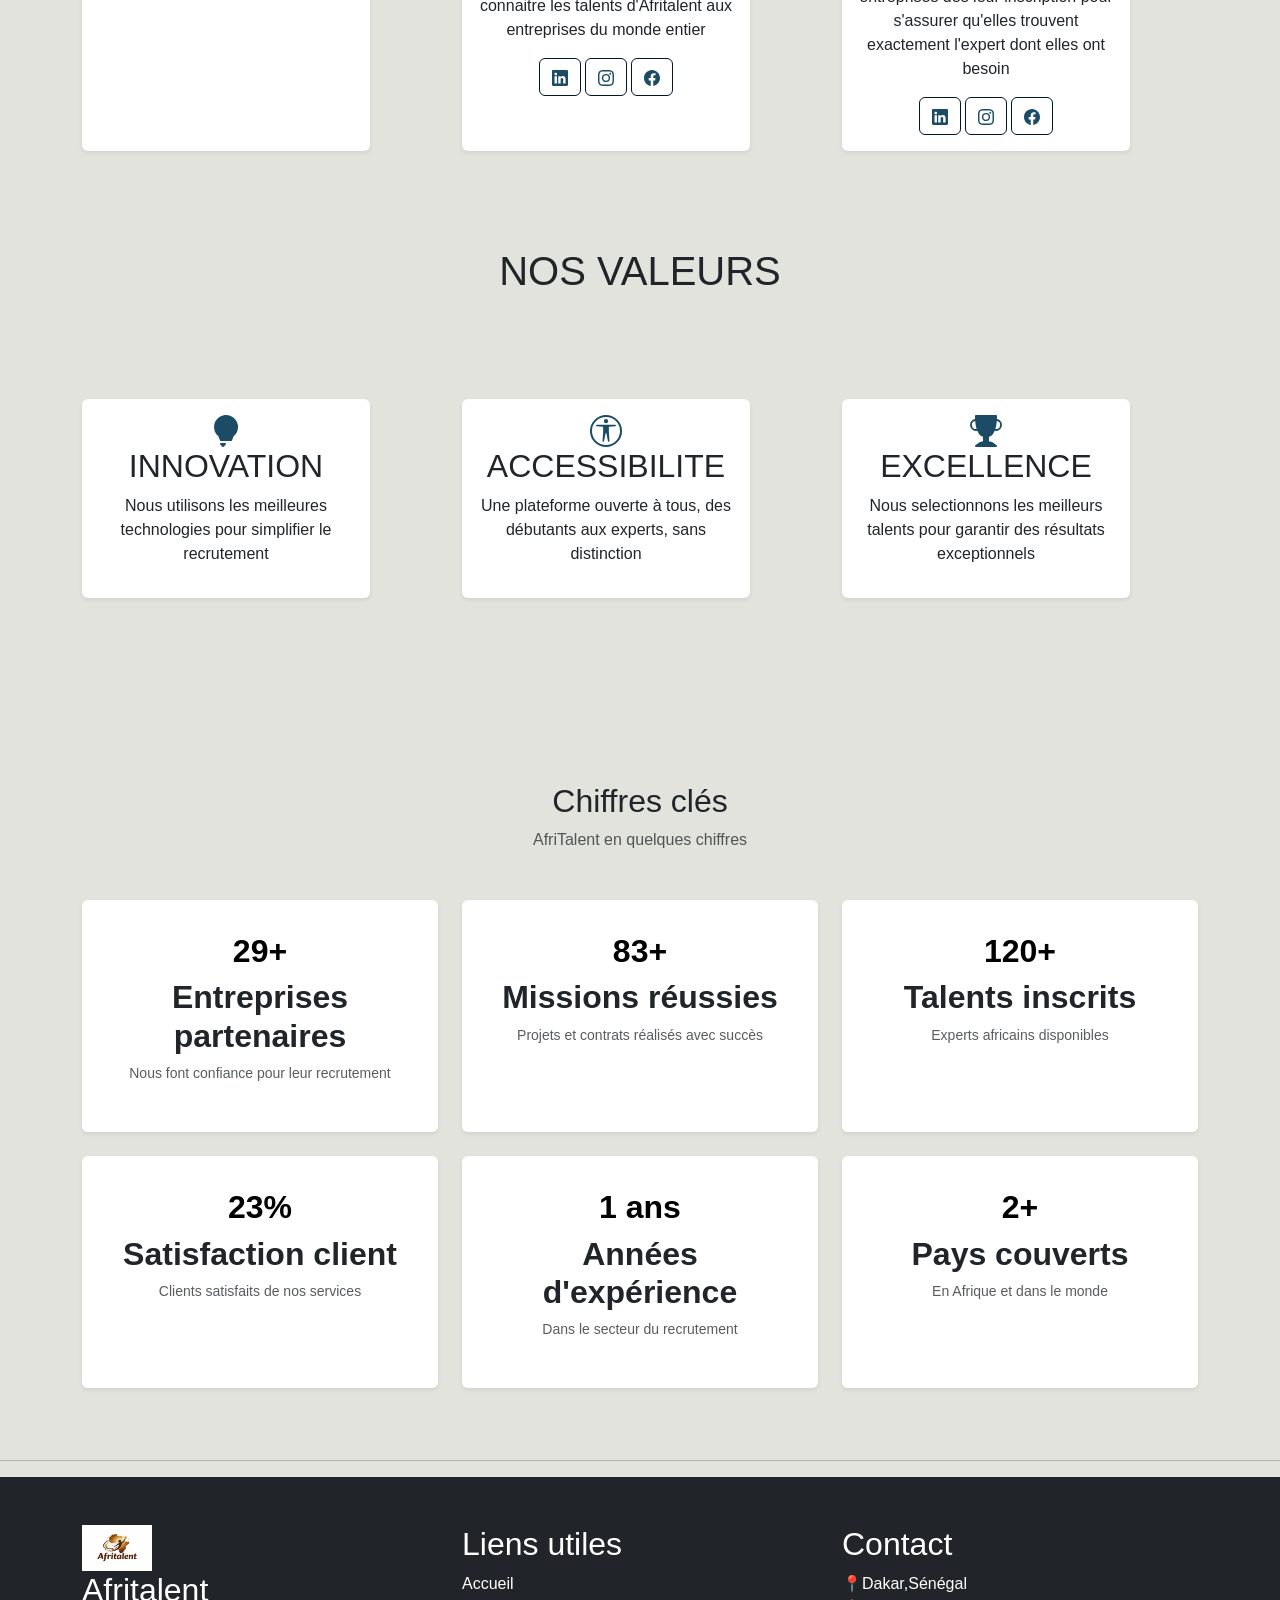
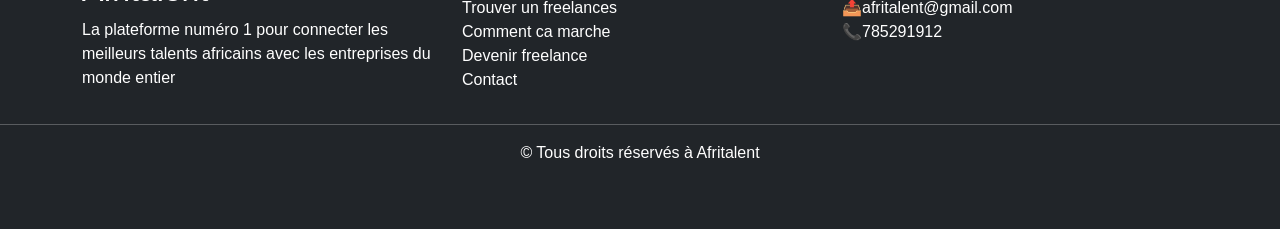
<file: about.html>
<!DOCTYPE html>
<html lang="fr">
<head> 
<meta charset="UTF-8"> 
<meta name="viewport" content="width=device-width, initial-scale=1.0"> 
<title>AfriTalent — About</title> 
<!-- Bootstrap 5 via CDN : feuille de style --> 
<link 
href="https://cdn.jsdelivr.net/npm/bootstrap@5.3.0/dist/css/bootstrap.min.css" 
rel="stylesheet"> 
<!-- Votre feuille de style personnelle --> 
<link rel="stylesheet" href="css/style.css">
</head>
<body> 
    <header>
      <!-- NAVBAR -->
     <nav class="navbar navbar-expand-lg navbar-dark  fixed-top">
      <div class="container-fluid nav" >
        <a  class="navbar-brand " href="index.html"><img src="image/projet1.jpeg" alt="" width="60">AFRITALENT</a>
         <!-- ✅ Bouton hamburger -->
    <button class="navbar-toggler" type="button"
            data-bs-toggle="collapse"
            data-bs-target="#menuNav"
            aria-controls="menuNav"
            aria-expanded="false"
            aria-label="Toggle navigation">
      <span class="navbar-toggler-icon"></span>
    </button>
     <div class="collapse navbar-collapse" id="menuNav">
          <ul  class="navbar-nav ms-auto" id="menu"> 
            <li class="nav-item"><a  class="nav-link" href="index.html" >Accueil</a></li>
            <li class="nav-item"><a  class="nav-link" href="freelances.html">Freelances</a></li>
            <li class="nav-item"><a  class="nav-link active" href="about.html">A propos</a></li>
            <li class="nav-item"><a  class="nav-link" href="tarifs.html">Tarifs</a></li>
            <li class="nav-item"><a  class="nav-link" href="contact.html">Contact</a></li>
            <li class="nav-item">
              <a  class="btn btn-dark" href="contact.html">Rejoindre Afritalent</a>
            </li>
            <li class="nav-item">
  <button id="btnDark" onclick="toggleDarkMode()" 
          class="btn btn-outline-light btn-sm ms-2">
    🌙
  </button>
</li>
          </ul>
          </div>
      </div>
     </nav>
  </header>
  <!-- HISTOIRE -->
  <section id="histoire" class="py-5 ">
    <div class=" container py-5">
      <div class="row text-center">
        <h1>L'Afrique a du talent, nous lui donnons une voix.</h1>
        <p>Afritalent est née d'un constat simple:le continent regorge de génies du numérique, mais les opportunités sont parfois 
        difficiles à saisir.Nous avons créé cette plateforme pour briser les barrières géographiquesnet permettre à chaque développeur, designer ou marketteur
        africain de collaborer avec les meilleures entreprises mondiales.Plus qu'une plateforme, c'est un pont vers l'avenir du travail.
        </p>
        <div class="text-center py-5">
        <img src="image/22.jpg" alt="" width="400" class="text-center">
      </div>
      <div class="py-5 text-center">
         <h1>NOTRE EQUIPE</h1>
      </div>
      <div class="col-12, col-md-6, col-lg-4 text-center py-5">
        <div class="card h-100 border-0 shadow-sm p-3 " style="width: 18rem;" >
            <div class="text-center">
              <img src="image/23.jpg" alt="" width="50">
              <h2>Alassane Dia,Fondateur & CEO</h2>
              <p>Passionné par l'entreprenariat numérique et la croissance du secteur tech en Afrique</p>
              <a href="#" class="btn btn-dark"><svg xmlns="http://www.w3.org/2000/svg" width="16" height="16" fill="currentColor" class="bi bi-linkedin icone-brand" viewBox="0 0 16 16">
                  <path d="M0 1.146C0 .513.526 0 1.175 0h13.65C15.474 0 16 .513 16 1.146v13.708c0 .633-.526 1.146-1.175 1.146H1.175C.526 16 0 15.487 0 14.854zm4.943 12.248V6.169H2.542v7.225zm-1.2-8.212c.837 0 1.358-.554 1.358-1.248-.015-.709-.52-1.248-1.342-1.248S2.4 3.226 2.4 3.934c0 .694.521 1.248 1.327 1.248zm4.908 8.212V9.359c0-.216.016-.432.08-.586.173-.431.568-.878 1.232-.878.869 0 1.216.662 1.216 1.634v3.865h2.401V9.25c0-2.22-1.184-3.252-2.764-3.252-1.274 0-1.845.7-2.165 1.193v.025h-.016l.016-.025V6.169h-2.4c.03.678 0 7.225 0 7.225z"/>
                </svg></a>
                <a href="#" class="btn btn-dark"><svg xmlns="http://www.w3.org/2000/svg" width="16" height="16" fill="currentColor" class="bi bi-instagram icone-brand" viewBox="0 0 16 16">
                <path d="M8 0C5.829 0 5.556.01 4.703.048 3.85.088 3.269.222 2.76.42a3.9 3.9 0 0 0-1.417.923A3.9 3.9 0 0 0 .42 2.76C.222 3.268.087 3.85.048 4.7.01 5.555 0 5.827 0 8.001c0 2.172.01 2.444.048 3.297.04.852.174 1.433.372 1.942.205.526.478.972.923 1.417.444.445.89.719 1.416.923.51.198 1.09.333 1.942.372C5.555 15.99 5.827 16 8 16s2.444-.01 3.298-.048c.851-.04 1.434-.174 1.943-.372a3.9 3.9 0 0 0 1.416-.923c.445-.445.718-.891.923-1.417.197-.509.332-1.09.372-1.942C15.99 10.445 16 10.173 16 8s-.01-2.445-.048-3.299c-.04-.851-.175-1.433-.372-1.941a3.9 3.9 0 0 0-.923-1.417A3.9 3.9 0 0 0 13.24.42c-.51-.198-1.092-.333-1.943-.372C10.443.01 10.172 0 7.998 0zm-.717 1.442h.718c2.136 0 2.389.007 3.232.046.78.035 1.204.166 1.486.275.373.145.64.319.92.599s.453.546.598.92c.11.281.24.705.275 1.485.039.843.047 1.096.047 3.231s-.008 2.389-.047 3.232c-.035.78-.166 1.203-.275 1.485a2.5 2.5 0 0 1-.599.919c-.28.28-.546.453-.92.598-.28.11-.704.24-1.485.276-.843.038-1.096.047-3.232.047s-2.39-.009-3.233-.047c-.78-.036-1.203-.166-1.485-.276a2.5 2.5 0 0 1-.92-.598 2.5 2.5 0 0 1-.6-.92c-.109-.281-.24-.705-.275-1.485-.038-.843-.046-1.096-.046-3.233s.008-2.388.046-3.231c.036-.78.166-1.204.276-1.486.145-.373.319-.64.599-.92s.546-.453.92-.598c.282-.11.705-.24 1.485-.276.738-.034 1.024-.044 2.515-.045zm4.988 1.328a.96.96 0 1 0 0 1.92.96.96 0 0 0 0-1.92m-4.27 1.122a4.109 4.109 0 1 0 0 8.217 4.109 4.109 0 0 0 0-8.217m0 1.441a2.667 2.667 0 1 1 0 5.334 2.667 2.667 0 0 1 0-5.334"/>
                  </svg></a>
                  <a href="#" class="btn btn-dark"><svg xmlns="http://www.w3.org/2000/svg" width="16" height="16" fill="currentColor" class="bi bi-facebook icone-brand" viewBox="0 0 16 16">
                   <path d="M16 8.049c0-4.446-3.582-8.05-8-8.05C3.58 0-.002 3.603-.002 8.05c0 4.017 2.926 7.347 6.75 7.951v-5.625h-2.03V8.05H6.75V6.275c0-2.017 1.195-3.131 3.022-3.131.876 0 1.791.157 1.791.157v1.98h-1.009c-.993 0-1.303.621-1.303 1.258v1.51h2.218l-.354 2.326H9.25V16c3.824-.604 6.75-3.934 6.75-7.951"/>
                  </svg></a>
                  
            </div>
        </div>
      </div>

      <div class="col-12 col-md-6 col-lg-4 py-5 text-center">
        <div class="card h-100 border-0 shadow-sm p-3 " style="width: 18rem;" >
            <div class="text-center">
              <img src="image/24.jpg" alt="" width="40">
              <h2>Aminata Fall,Directrice Technique (CTO)</h2>
              <P>Experte en architecture web, elle veille à ce qu'Afritalent reste fluide et sécurisée</P>
              <a href="#" class="btn btn-dark"><svg xmlns="http://www.w3.org/2000/svg" width="16" height="16" fill="currentColor" class="bi bi-linkedin icone-brand" viewBox="0 0 16 16">
                  <path d="M0 1.146C0 .513.526 0 1.175 0h13.65C15.474 0 16 .513 16 1.146v13.708c0 .633-.526 1.146-1.175 1.146H1.175C.526 16 0 15.487 0 14.854zm4.943 12.248V6.169H2.542v7.225zm-1.2-8.212c.837 0 1.358-.554 1.358-1.248-.015-.709-.52-1.248-1.342-1.248S2.4 3.226 2.4 3.934c0 .694.521 1.248 1.327 1.248zm4.908 8.212V9.359c0-.216.016-.432.08-.586.173-.431.568-.878 1.232-.878.869 0 1.216.662 1.216 1.634v3.865h2.401V9.25c0-2.22-1.184-3.252-2.764-3.252-1.274 0-1.845.7-2.165 1.193v.025h-.016l.016-.025V6.169h-2.4c.03.678 0 7.225 0 7.225z"/>
                </svg></a>
              <a href="#" class="btn btn-dark"><svg xmlns="http://www.w3.org/2000/svg" width="16" height="16" fill="currentColor" class="bi bi-instagram icone-brand" viewBox="0 0 16 16">
                <path d="M8 0C5.829 0 5.556.01 4.703.048 3.85.088 3.269.222 2.76.42a3.9 3.9 0 0 0-1.417.923A3.9 3.9 0 0 0 .42 2.76C.222 3.268.087 3.85.048 4.7.01 5.555 0 5.827 0 8.001c0 2.172.01 2.444.048 3.297.04.852.174 1.433.372 1.942.205.526.478.972.923 1.417.444.445.89.719 1.416.923.51.198 1.09.333 1.942.372C5.555 15.99 5.827 16 8 16s2.444-.01 3.298-.048c.851-.04 1.434-.174 1.943-.372a3.9 3.9 0 0 0 1.416-.923c.445-.445.718-.891.923-1.417.197-.509.332-1.09.372-1.942C15.99 10.445 16 10.173 16 8s-.01-2.445-.048-3.299c-.04-.851-.175-1.433-.372-1.941a3.9 3.9 0 0 0-.923-1.417A3.9 3.9 0 0 0 13.24.42c-.51-.198-1.092-.333-1.943-.372C10.443.01 10.172 0 7.998 0zm-.717 1.442h.718c2.136 0 2.389.007 3.232.046.78.035 1.204.166 1.486.275.373.145.64.319.92.599s.453.546.598.92c.11.281.24.705.275 1.485.039.843.047 1.096.047 3.231s-.008 2.389-.047 3.232c-.035.78-.166 1.203-.275 1.485a2.5 2.5 0 0 1-.599.919c-.28.28-.546.453-.92.598-.28.11-.704.24-1.485.276-.843.038-1.096.047-3.232.047s-2.39-.009-3.233-.047c-.78-.036-1.203-.166-1.485-.276a2.5 2.5 0 0 1-.92-.598 2.5 2.5 0 0 1-.6-.92c-.109-.281-.24-.705-.275-1.485-.038-.843-.046-1.096-.046-3.233s.008-2.388.046-3.231c.036-.78.166-1.204.276-1.486.145-.373.319-.64.599-.92s.546-.453.92-.598c.282-.11.705-.24 1.485-.276.738-.034 1.024-.044 2.515-.045zm4.988 1.328a.96.96 0 1 0 0 1.92.96.96 0 0 0 0-1.92m-4.27 1.122a4.109 4.109 0 1 0 0 8.217 4.109 4.109 0 0 0 0-8.217m0 1.441a2.667 2.667 0 1 1 0 5.334 2.667 2.667 0 0 1 0-5.334"/>
                  </svg></a>
                 <a href="#" class="btn btn-dark"><svg xmlns="http://www.w3.org/2000/svg" width="16" height="16" fill="currentColor" class="bi bi-facebook icone-brand" viewBox="0 0 16 16">
                   <path d="M16 8.049c0-4.446-3.582-8.05-8-8.05C3.58 0-.002 3.603-.002 8.05c0 4.017 2.926 7.347 6.75 7.951v-5.625h-2.03V8.05H6.75V6.275c0-2.017 1.195-3.131 3.022-3.131.876 0 1.791.157 1.791.157v1.98h-1.009c-.993 0-1.303.621-1.303 1.258v1.51h2.218l-.354 2.326H9.25V16c3.824-.604 6.75-3.934 6.75-7.951"/>
                  </svg></a>
                 
            </div>
        </div>
      </div>

      <div class="col-12 col-md-6 col-lg-4 py-5 text-center">
        <div class="card h-100 border-0 shadow-sm p-3 " style="width: 18rem;" >
            <div class="text-center">
              <img src="image/25.jpg" alt="" width="60">
              <h2>Omar Sène,Product designer (UI/UX)</h2>
              <P>C'est lui qui rend la plateforme si facile et agréable à utiliser pour vous </P>
              <a href="#" class="btn btn-dark"><svg xmlns="http://www.w3.org/2000/svg" width="16" height="16" fill="currentColor" class="bi bi-linkedin icone-brand" viewBox="0 0 16 16">
                  <path d="M0 1.146C0 .513.526 0 1.175 0h13.65C15.474 0 16 .513 16 1.146v13.708c0 .633-.526 1.146-1.175 1.146H1.175C.526 16 0 15.487 0 14.854zm4.943 12.248V6.169H2.542v7.225zm-1.2-8.212c.837 0 1.358-.554 1.358-1.248-.015-.709-.52-1.248-1.342-1.248S2.4 3.226 2.4 3.934c0 .694.521 1.248 1.327 1.248zm4.908 8.212V9.359c0-.216.016-.432.08-.586.173-.431.568-.878 1.232-.878.869 0 1.216.662 1.216 1.634v3.865h2.401V9.25c0-2.22-1.184-3.252-2.764-3.252-1.274 0-1.845.7-2.165 1.193v.025h-.016l.016-.025V6.169h-2.4c.03.678 0 7.225 0 7.225z"/>
                </svg></a>
              
                <a href="#" class="btn btn-dark"><svg xmlns="http://www.w3.org/2000/svg" width="16" height="16" fill="currentColor" class="bi bi-instagram icone-brand" viewBox="0 0 16 16">
                <path d="M8 0C5.829 0 5.556.01 4.703.048 3.85.088 3.269.222 2.76.42a3.9 3.9 0 0 0-1.417.923A3.9 3.9 0 0 0 .42 2.76C.222 3.268.087 3.85.048 4.7.01 5.555 0 5.827 0 8.001c0 2.172.01 2.444.048 3.297.04.852.174 1.433.372 1.942.205.526.478.972.923 1.417.444.445.89.719 1.416.923.51.198 1.09.333 1.942.372C5.555 15.99 5.827 16 8 16s2.444-.01 3.298-.048c.851-.04 1.434-.174 1.943-.372a3.9 3.9 0 0 0 1.416-.923c.445-.445.718-.891.923-1.417.197-.509.332-1.09.372-1.942C15.99 10.445 16 10.173 16 8s-.01-2.445-.048-3.299c-.04-.851-.175-1.433-.372-1.941a3.9 3.9 0 0 0-.923-1.417A3.9 3.9 0 0 0 13.24.42c-.51-.198-1.092-.333-1.943-.372C10.443.01 10.172 0 7.998 0zm-.717 1.442h.718c2.136 0 2.389.007 3.232.046.78.035 1.204.166 1.486.275.373.145.64.319.92.599s.453.546.598.92c.11.281.24.705.275 1.485.039.843.047 1.096.047 3.231s-.008 2.389-.047 3.232c-.035.78-.166 1.203-.275 1.485a2.5 2.5 0 0 1-.599.919c-.28.28-.546.453-.92.598-.28.11-.704.24-1.485.276-.843.038-1.096.047-3.232.047s-2.39-.009-3.233-.047c-.78-.036-1.203-.166-1.485-.276a2.5 2.5 0 0 1-.92-.598 2.5 2.5 0 0 1-.6-.92c-.109-.281-.24-.705-.275-1.485-.038-.843-.046-1.096-.046-3.233s.008-2.388.046-3.231c.036-.78.166-1.204.276-1.486.145-.373.319-.64.599-.92s.546-.453.92-.598c.282-.11.705-.24 1.485-.276.738-.034 1.024-.044 2.515-.045zm4.988 1.328a.96.96 0 1 0 0 1.92.96.96 0 0 0 0-1.92m-4.27 1.122a4.109 4.109 0 1 0 0 8.217 4.109 4.109 0 0 0 0-8.217m0 1.441a2.667 2.667 0 1 1 0 5.334 2.667 2.667 0 0 1 0-5.334"/>
                  </svg></a>
                
                  <a href="#" class="btn btn-dark"><svg xmlns="http://www.w3.org/2000/svg" width="16" height="16" fill="currentColor" class="bi bi-facebook icone-brand" viewBox="0 0 16 16">
                   <path d="M16 8.049c0-4.446-3.582-8.05-8-8.05C3.58 0-.002 3.603-.002 8.05c0 4.017 2.926 7.347 6.75 7.951v-5.625h-2.03V8.05H6.75V6.275c0-2.017 1.195-3.131 3.022-3.131.876 0 1.791.157 1.791.157v1.98h-1.009c-.993 0-1.303.621-1.303 1.258v1.51h2.218l-.354 2.326H9.25V16c3.824-.604 6.75-3.934 6.75-7.951"/>
                  </svg></a>
                  
            </div>
        </div>
      </div>

      <div class="col-12 col-md-6 col-lg-4 py-5 text-center">
        <div class="card h-100 border-0 shadow-sm p-3 " style="width: 18rem;" >
            <div class="text-center">
              <img src="image/26.jpg" alt="" width="60">
              <h2>Astou Kane,Responsable communauté</h2>
              <P>Toujours à l'écoute des freelances pour les aider à décrocher leurs meilleurs contrats</P>
              <a href="#" class="btn btn-dark"><svg xmlns="http://www.w3.org/2000/svg" width="16" height="16" fill="currentColor" class="bi bi-linkedin icone-brand" viewBox="0 0 16 16">
                  <path d="M0 1.146C0 .513.526 0 1.175 0h13.65C15.474 0 16 .513 16 1.146v13.708c0 .633-.526 1.146-1.175 1.146H1.175C.526 16 0 15.487 0 14.854zm4.943 12.248V6.169H2.542v7.225zm-1.2-8.212c.837 0 1.358-.554 1.358-1.248-.015-.709-.52-1.248-1.342-1.248S2.4 3.226 2.4 3.934c0 .694.521 1.248 1.327 1.248zm4.908 8.212V9.359c0-.216.016-.432.08-.586.173-.431.568-.878 1.232-.878.869 0 1.216.662 1.216 1.634v3.865h2.401V9.25c0-2.22-1.184-3.252-2.764-3.252-1.274 0-1.845.7-2.165 1.193v.025h-.016l.016-.025V6.169h-2.4c.03.678 0 7.225 0 7.225z"/>
                </svg></a>
             
                <a href="#" class="btn btn-dark"><svg xmlns="http://www.w3.org/2000/svg" width="16" height="16" fill="currentColor" class="bi bi-instagram icone-brand" viewBox="0 0 16 16">
                <path d="M8 0C5.829 0 5.556.01 4.703.048 3.85.088 3.269.222 2.76.42a3.9 3.9 0 0 0-1.417.923A3.9 3.9 0 0 0 .42 2.76C.222 3.268.087 3.85.048 4.7.01 5.555 0 5.827 0 8.001c0 2.172.01 2.444.048 3.297.04.852.174 1.433.372 1.942.205.526.478.972.923 1.417.444.445.89.719 1.416.923.51.198 1.09.333 1.942.372C5.555 15.99 5.827 16 8 16s2.444-.01 3.298-.048c.851-.04 1.434-.174 1.943-.372a3.9 3.9 0 0 0 1.416-.923c.445-.445.718-.891.923-1.417.197-.509.332-1.09.372-1.942C15.99 10.445 16 10.173 16 8s-.01-2.445-.048-3.299c-.04-.851-.175-1.433-.372-1.941a3.9 3.9 0 0 0-.923-1.417A3.9 3.9 0 0 0 13.24.42c-.51-.198-1.092-.333-1.943-.372C10.443.01 10.172 0 7.998 0zm-.717 1.442h.718c2.136 0 2.389.007 3.232.046.78.035 1.204.166 1.486.275.373.145.64.319.92.599s.453.546.598.92c.11.281.24.705.275 1.485.039.843.047 1.096.047 3.231s-.008 2.389-.047 3.232c-.035.78-.166 1.203-.275 1.485a2.5 2.5 0 0 1-.599.919c-.28.28-.546.453-.92.598-.28.11-.704.24-1.485.276-.843.038-1.096.047-3.232.047s-2.39-.009-3.233-.047c-.78-.036-1.203-.166-1.485-.276a2.5 2.5 0 0 1-.92-.598 2.5 2.5 0 0 1-.6-.92c-.109-.281-.24-.705-.275-1.485-.038-.843-.046-1.096-.046-3.233s.008-2.388.046-3.231c.036-.78.166-1.204.276-1.486.145-.373.319-.64.599-.92s.546-.453.92-.598c.282-.11.705-.24 1.485-.276.738-.034 1.024-.044 2.515-.045zm4.988 1.328a.96.96 0 1 0 0 1.92.96.96 0 0 0 0-1.92m-4.27 1.122a4.109 4.109 0 1 0 0 8.217 4.109 4.109 0 0 0 0-8.217m0 1.441a2.667 2.667 0 1 1 0 5.334 2.667 2.667 0 0 1 0-5.334"/>
                  </svg></a>
                
                  <a href="#" class="btn btn-dark"><svg xmlns="http://www.w3.org/2000/svg" width="16" height="16" fill="currentColor" class="bi bi-facebook icone-brand" viewBox="0 0 16 16">
                   <path d="M16 8.049c0-4.446-3.582-8.05-8-8.05C3.58 0-.002 3.603-.002 8.05c0 4.017 2.926 7.347 6.75 7.951v-5.625h-2.03V8.05H6.75V6.275c0-2.017 1.195-3.131 3.022-3.131.876 0 1.791.157 1.791.157v1.98h-1.009c-.993 0-1.303.621-1.303 1.258v1.51h2.218l-.354 2.326H9.25V16c3.824-.604 6.75-3.934 6.75-7.951"/>
                  </svg></a>
                  
            </div>
        </div>
      </div>

      <div class="col-12 col-md-6 col-lg-4 py-5 text-center">
        <div class="card h-100 border-0 shadow-sm p-3 " style="width: 18rem;" >
            <div class="text-center">
              <img src="image/27.jpg" alt="" width="50">
              <h2>Amadou Sow,Directeur de la croissance (Growth Manager)</h2>
              <P>Expert en marketing digital,Amadou travaille chaque jour pour faire connaitre les talents d'Afritalent aux entreprises du monde entier</P>
              <a href="#" class="btn btn-dark"><svg xmlns="http://www.w3.org/2000/svg" width="16" height="16" fill="currentColor" class="bi bi-linkedin icone-brand" viewBox="0 0 16 16">
                  <path d="M0 1.146C0 .513.526 0 1.175 0h13.65C15.474 0 16 .513 16 1.146v13.708c0 .633-.526 1.146-1.175 1.146H1.175C.526 16 0 15.487 0 14.854zm4.943 12.248V6.169H2.542v7.225zm-1.2-8.212c.837 0 1.358-.554 1.358-1.248-.015-.709-.52-1.248-1.342-1.248S2.4 3.226 2.4 3.934c0 .694.521 1.248 1.327 1.248zm4.908 8.212V9.359c0-.216.016-.432.08-.586.173-.431.568-.878 1.232-.878.869 0 1.216.662 1.216 1.634v3.865h2.401V9.25c0-2.22-1.184-3.252-2.764-3.252-1.274 0-1.845.7-2.165 1.193v.025h-.016l.016-.025V6.169h-2.4c.03.678 0 7.225 0 7.225z"/>
                </svg></a>
              
                <a href="#" class="btn btn-dark"> <svg xmlns="http://www.w3.org/2000/svg" width="16" height="16" fill="currentColor" class="bi bi-instagram icone-brand" viewBox="0 0 16 16">
                <path d="M8 0C5.829 0 5.556.01 4.703.048 3.85.088 3.269.222 2.76.42a3.9 3.9 0 0 0-1.417.923A3.9 3.9 0 0 0 .42 2.76C.222 3.268.087 3.85.048 4.7.01 5.555 0 5.827 0 8.001c0 2.172.01 2.444.048 3.297.04.852.174 1.433.372 1.942.205.526.478.972.923 1.417.444.445.89.719 1.416.923.51.198 1.09.333 1.942.372C5.555 15.99 5.827 16 8 16s2.444-.01 3.298-.048c.851-.04 1.434-.174 1.943-.372a3.9 3.9 0 0 0 1.416-.923c.445-.445.718-.891.923-1.417.197-.509.332-1.09.372-1.942C15.99 10.445 16 10.173 16 8s-.01-2.445-.048-3.299c-.04-.851-.175-1.433-.372-1.941a3.9 3.9 0 0 0-.923-1.417A3.9 3.9 0 0 0 13.24.42c-.51-.198-1.092-.333-1.943-.372C10.443.01 10.172 0 7.998 0zm-.717 1.442h.718c2.136 0 2.389.007 3.232.046.78.035 1.204.166 1.486.275.373.145.64.319.92.599s.453.546.598.92c.11.281.24.705.275 1.485.039.843.047 1.096.047 3.231s-.008 2.389-.047 3.232c-.035.78-.166 1.203-.275 1.485a2.5 2.5 0 0 1-.599.919c-.28.28-.546.453-.92.598-.28.11-.704.24-1.485.276-.843.038-1.096.047-3.232.047s-2.39-.009-3.233-.047c-.78-.036-1.203-.166-1.485-.276a2.5 2.5 0 0 1-.92-.598 2.5 2.5 0 0 1-.6-.92c-.109-.281-.24-.705-.275-1.485-.038-.843-.046-1.096-.046-3.233s.008-2.388.046-3.231c.036-.78.166-1.204.276-1.486.145-.373.319-.64.599-.92s.546-.453.92-.598c.282-.11.705-.24 1.485-.276.738-.034 1.024-.044 2.515-.045zm4.988 1.328a.96.96 0 1 0 0 1.92.96.96 0 0 0 0-1.92m-4.27 1.122a4.109 4.109 0 1 0 0 8.217 4.109 4.109 0 0 0 0-8.217m0 1.441a2.667 2.667 0 1 1 0 5.334 2.667 2.667 0 0 1 0-5.334"/>
                  </svg></a>
               
                  <a href="#" class="btn btn-dark"><svg xmlns="http://www.w3.org/2000/svg" width="16" height="16" fill="currentColor" class="bi bi-facebook icone-brand" viewBox="0 0 16 16">
                   <path d="M16 8.049c0-4.446-3.582-8.05-8-8.05C3.58 0-.002 3.603-.002 8.05c0 4.017 2.926 7.347 6.75 7.951v-5.625h-2.03V8.05H6.75V6.275c0-2.017 1.195-3.131 3.022-3.131.876 0 1.791.157 1.791.157v1.98h-1.009c-.993 0-1.303.621-1.303 1.258v1.51h2.218l-.354 2.326H9.25V16c3.824-.604 6.75-3.934 6.75-7.951"/>
                  </svg></a>
                  
            </div>
        </div>
      </div>

      <div class="col-12 col-md-6 col-lg-4 py-5 text-center">
        <div class="card h-100 border-0 shadow-sm p-3 " style="width: 18rem;" >
            <div class="text-center">
              <img src="image/28.jpg" alt="" width="80">
              <h2>Aissatou Dieme,Responsable du succès client(Customer Success)</h2>
              <P>Aissatou accompagne les entreprises dès leur inscription pour s'assurer qu'elles trouvent exactement l'expert dont elles ont besoin</P>
              <a href="#" class="btn btn-dark"><svg xmlns="http://www.w3.org/2000/svg" width="16" height="16" fill="currentColor" class="bi bi-linkedin icone-brand" viewBox="0 0 16 16">
                  <path d="M0 1.146C0 .513.526 0 1.175 0h13.65C15.474 0 16 .513 16 1.146v13.708c0 .633-.526 1.146-1.175 1.146H1.175C.526 16 0 15.487 0 14.854zm4.943 12.248V6.169H2.542v7.225zm-1.2-8.212c.837 0 1.358-.554 1.358-1.248-.015-.709-.52-1.248-1.342-1.248S2.4 3.226 2.4 3.934c0 .694.521 1.248 1.327 1.248zm4.908 8.212V9.359c0-.216.016-.432.08-.586.173-.431.568-.878 1.232-.878.869 0 1.216.662 1.216 1.634v3.865h2.401V9.25c0-2.22-1.184-3.252-2.764-3.252-1.274 0-1.845.7-2.165 1.193v.025h-.016l.016-.025V6.169h-2.4c.03.678 0 7.225 0 7.225z"/>
                </svg></a>
             
                <a href="#" class="btn btn-dark"><svg xmlns="http://www.w3.org/2000/svg" width="16" height="16" fill="currentColor" class="bi bi-instagram icone-brand" viewBox="0 0 16 16">
                <path d="M8 0C5.829 0 5.556.01 4.703.048 3.85.088 3.269.222 2.76.42a3.9 3.9 0 0 0-1.417.923A3.9 3.9 0 0 0 .42 2.76C.222 3.268.087 3.85.048 4.7.01 5.555 0 5.827 0 8.001c0 2.172.01 2.444.048 3.297.04.852.174 1.433.372 1.942.205.526.478.972.923 1.417.444.445.89.719 1.416.923.51.198 1.09.333 1.942.372C5.555 15.99 5.827 16 8 16s2.444-.01 3.298-.048c.851-.04 1.434-.174 1.943-.372a3.9 3.9 0 0 0 1.416-.923c.445-.445.718-.891.923-1.417.197-.509.332-1.09.372-1.942C15.99 10.445 16 10.173 16 8s-.01-2.445-.048-3.299c-.04-.851-.175-1.433-.372-1.941a3.9 3.9 0 0 0-.923-1.417A3.9 3.9 0 0 0 13.24.42c-.51-.198-1.092-.333-1.943-.372C10.443.01 10.172 0 7.998 0zm-.717 1.442h.718c2.136 0 2.389.007 3.232.046.78.035 1.204.166 1.486.275.373.145.64.319.92.599s.453.546.598.92c.11.281.24.705.275 1.485.039.843.047 1.096.047 3.231s-.008 2.389-.047 3.232c-.035.78-.166 1.203-.275 1.485a2.5 2.5 0 0 1-.599.919c-.28.28-.546.453-.92.598-.28.11-.704.24-1.485.276-.843.038-1.096.047-3.232.047s-2.39-.009-3.233-.047c-.78-.036-1.203-.166-1.485-.276a2.5 2.5 0 0 1-.92-.598 2.5 2.5 0 0 1-.6-.92c-.109-.281-.24-.705-.275-1.485-.038-.843-.046-1.096-.046-3.233s.008-2.388.046-3.231c.036-.78.166-1.204.276-1.486.145-.373.319-.64.599-.92s.546-.453.92-.598c.282-.11.705-.24 1.485-.276.738-.034 1.024-.044 2.515-.045zm4.988 1.328a.96.96 0 1 0 0 1.92.96.96 0 0 0 0-1.92m-4.27 1.122a4.109 4.109 0 1 0 0 8.217 4.109 4.109 0 0 0 0-8.217m0 1.441a2.667 2.667 0 1 1 0 5.334 2.667 2.667 0 0 1 0-5.334"/>
                  </svg></a>
                
                  <a href="#" class="btn btn-dark"><svg xmlns="http://www.w3.org/2000/svg" width="16" height="16" fill="currentColor" class="bi bi-facebook icone-brand" viewBox="0 0 16 16">
                   <path d="M16 8.049c0-4.446-3.582-8.05-8-8.05C3.58 0-.002 3.603-.002 8.05c0 4.017 2.926 7.347 6.75 7.951v-5.625h-2.03V8.05H6.75V6.275c0-2.017 1.195-3.131 3.022-3.131.876 0 1.791.157 1.791.157v1.98h-1.009c-.993 0-1.303.621-1.303 1.258v1.51h2.218l-.354 2.326H9.25V16c3.824-.604 6.75-3.934 6.75-7.951"/>
                  </svg></a>
                  
            </div>
        </div>
      </div>

       <div class="py-5 text-center">
         <h1>NOS VALEURS</h1>
      </div>
      <div class="col-12 col-md-6 col-lg-4 py-5">
        <div class="card h-100 border-0 shadow-sm p-3 " style="width: 18rem;" >
          <div class="text-center">
             <svg xmlns="http://www.w3.org/2000/svg" width="32" height="32" fill="currentColor" class="bi bi-lightbulb-fill icone-brand" viewBox="0 0 16 16">
              <path d="M2 6a6 6 0 1 1 10.174 4.31c-.203.196-.359.4-.453.619l-.762 1.769A.5.5 0 0 1 10.5 13h-5a.5.5 0 0 1-.46-.302l-.761-1.77a2 2 0 0 0-.453-.618A5.98 5.98 0 0 1 2 6m3 8.5a.5.5 0 0 1 .5-.5h2a.5.5 0 0 1 0 1l-.224.447a1 1 0 0 1-.894.553H6.618a1 1 0 0 1-.894-.553L5.5 15a.5.5 0 0 1-.5-.5"/>
            </svg>
          </div>
          <h2>INNOVATION</h2>
        <p>Nous utilisons les meilleures technologies pour simplifier le recrutement</p>
        </div>
      </div>

      <div class="col-12 col-md-6 col-lg-4 py-5">
        <div class="card h-100 border-0 shadow-sm p-3" style="width: 18rem;" >
          <div class="text-center">
             <svg xmlns="http://www.w3.org/2000/svg" width="32" height="32" fill="currentColor" class="bi bi-universal-access-circle icone-brand" viewBox="0 0 16 16">
              <path d="M8 4.143A1.071 1.071 0 1 0 8 2a1.071 1.071 0 0 0 0 2.143m-4.668 1.47 3.24.316v2.5l-.323 4.585A.383.383 0 0 0 7 13.14l.826-4.017c.045-.18.301-.18.346 0L9 13.139a.383.383 0 0 0 .752-.125L9.43 8.43v-2.5l3.239-.316a.38.38 0 0 0-.047-.756H3.379a.38.38 0 0 0-.047.756Z"/>
              <path d="M8 0a8 8 0 1 0 0 16A8 8 0 0 0 8 0M1 8a7 7 0 1 1 14 0A7 7 0 0 1 1 8"/>
            </svg>
          </div>
          <h2>ACCESSIBILITE</h2>
        <p>Une plateforme ouverte à tous, des débutants aux experts, sans distinction</p>
        </div>
      </div>

<div class="col-12 col-md-6 col-lg-4 py-5">
        <div class="card h-100 border-0 shadow-sm p-3 " style="width: 18rem;" >
          <div class="text-center">
             <svg xmlns="http://www.w3.org/2000/svg" width="32" height="32" fill="currentColor" class="bi bi-trophy-fill icone-brand" viewBox="0 0 16 16">
  <path d="M2.5.5A.5.5 0 0 1 3 0h10a.5.5 0 0 1 .5.5q0 .807-.034 1.536a3 3 0 1 1-1.133 5.89c-.79 1.865-1.878 2.777-2.833 3.011v2.173l1.425.356c.194.048.377.135.537.255L13.3 15.1a.5.5 0 0 1-.3.9H3a.5.5 0 0 1-.3-.9l1.838-1.379c.16-.12.343-.207.537-.255L6.5 13.11v-2.173c-.955-.234-2.043-1.146-2.833-3.012a3 3 0 1 1-1.132-5.89A33 33 0 0 1 2.5.5m.099 2.54a2 2 0 0 0 .72 3.935c-.333-1.05-.588-2.346-.72-3.935m10.083 3.935a2 2 0 0 0 .72-3.935c-.133 1.59-.388 2.885-.72 3.935"/>
</svg>
          </div>
          <h2>EXCELLENCE</h2>
        <p>Nous selectionnons les meilleurs talents pour garantir des résultats exceptionnels</p>
        </div>
      </div>
      </div>
    </div>
  </section>
  <!-- CHIFFRES -->
  <section id="chiffres" class="py-5 fade-section">
  <div class="container">
    <h2 class="text-center mb-2">Chiffres clés</h2>
    <p class="text-center text-muted mb-5">AfriTalent en quelques chiffres</p>

    <div class="row g-4">

      <div class="col-12 col-md-6 col-lg-4">
        <div class="card text-center h-100 border-0 shadow-sm p-3">
          <div class="card-body">
           
            <h2 class="fw-bold">
              <span class="stat-nombre" data-target="120">0</span>+
            </h2>
            <h2 class="fw-semibold">Entreprises partenaires</h2>
            <p class="text-muted small">Nous font confiance pour leur recrutement</p>
          </div>
        </div>
      </div>

      <div class="col-12 col-md-6 col-lg-4">
        <div class="card text-center h-100 border-0 shadow-sm p-3">
          <div class="card-body">
           
            <h2 class="fw-bold">
              <span class="stat-nombre" data-target="350">0</span>+
            </h2>
            <h2 class="fw-semibold">Missions réussies</h2>
            <p class="text-muted small">Projets et contrats réalisés avec succès</p>
          </div>
        </div>
      </div>

      <div class="col-12 col-md-6 col-lg-4">
        <div class="card text-center h-100 border-0 shadow-sm p-3">
          <div class="card-body">
           
            <h2 class="fw-bold">
              <span class="stat-nombre" data-target="500">0</span>+
            </h2>
            <h2 class="fw-semibold">Talents inscrits</h2>
            <p class="text-muted small">Experts africains disponibles</p>
          </div>
        </div>
      </div>

      <div class="col-12 col-md-6 col-lg-4">
        <div class="card text-center h-100 border-0 shadow-sm p-3">
          <div class="card-body">
           
            <h2 class="fw-bold">
              <span class="stat-nombre" data-target="98">0</span>%
            </h2>
            <h2 class="fw-semibold">Satisfaction client</h2>
            <p class="text-muted small">Clients satisfaits de nos services</p>
          </div>
        </div>
      </div>

      <div class="col-12 col-md-6 col-lg-4">
        <div class="card text-center h-100 border-0 shadow-sm p-3">
          <div class="card-body">
           
            <h2 class="fw-bold">
              <span class="stat-nombre" data-target="5">0</span> ans
            </h2>
            <h2 class="fw-semibold">Années d'expérience</h2>
            <p class="text-muted small">Dans le secteur du recrutement</p>
          </div>
        </div>
      </div>

      <div class="col-12 col-md-6 col-lg-4">
        <div class="card text-center h-100 border-0 shadow-sm p-3">
          <div class="card-body">

            <h2 class="fw-bold">
              <span class="stat-nombre" data-target="10">0</span>+
            </h2>
            <h2 class="fw-semibold">Pays couverts</h2>
            <p class="text-muted small">En Afrique et dans le monde</p>
          </div>
        </div>
      </div>

    </div>
  </div>
</section>
  <hr>
    <footer class="bg-dark text-white py-5">
      <div class="container">
        <div class="row">
           <div class="col-12, col-md-6, col-lg-4">
             <img src="image/projet1.jpeg" alt="" width="70">
            <h2>Afritalent</h2>
              <p>La plateforme numéro 1 pour connecter les meilleurs talents africains avec les entreprises du monde entier</p>
            </div>
          <div class="col-12, col-md-6, col-lg-4">
            <h2>Liens utiles</h2>
              <ul class="list-unstyled">
                <li><a href="index.html" class="text-decoration-none">Accueil</a></li>
                <li><a href="freelances.html" class="text-decoration-none">Trouver un freelances</a></li>
                <li><a href="tarifs.html" class="text-decoration-none">Comment ca marche</a></li>
                <li><a href="freelances.html" class="text-decoration-none">Devenir freelance</a></li>
                <li><a href="contact.html" class="text-decoration-none">Contact</a></li>
              </ul>
            </div>

            <div class="col-12, col-md-6, col-lg-4">
            <h2>Contact</h2>
              <ul class="list-unstyled">
                <li>📍Dakar,Sénégal</li>
                <li>📤afritalent@gmail.com</li>
                <li>📞785291912</li>
              </ul>
            </div>
        </div>
      </div>
      <hr>
      <p class="text-center">&copy; Tous droits réservés à Afritalent</p>
    </footer>
<!-- Le contenu de la page sera ajoute ici --> 
<!-- Bootstrap 5 via CDN : script JavaScript --> 
<script 
src="https://cdn.jsdelivr.net/npm/bootstrap@5.3.0/dist/js/bootstrap.bundle.min.js"
></script> 
<!-- Votre script JavaScript --> 
  <button id="btnTop" onclick="scrollToTop()">↑</button>
<script src="js/main.js"></script>
</body>
</html>
</file>
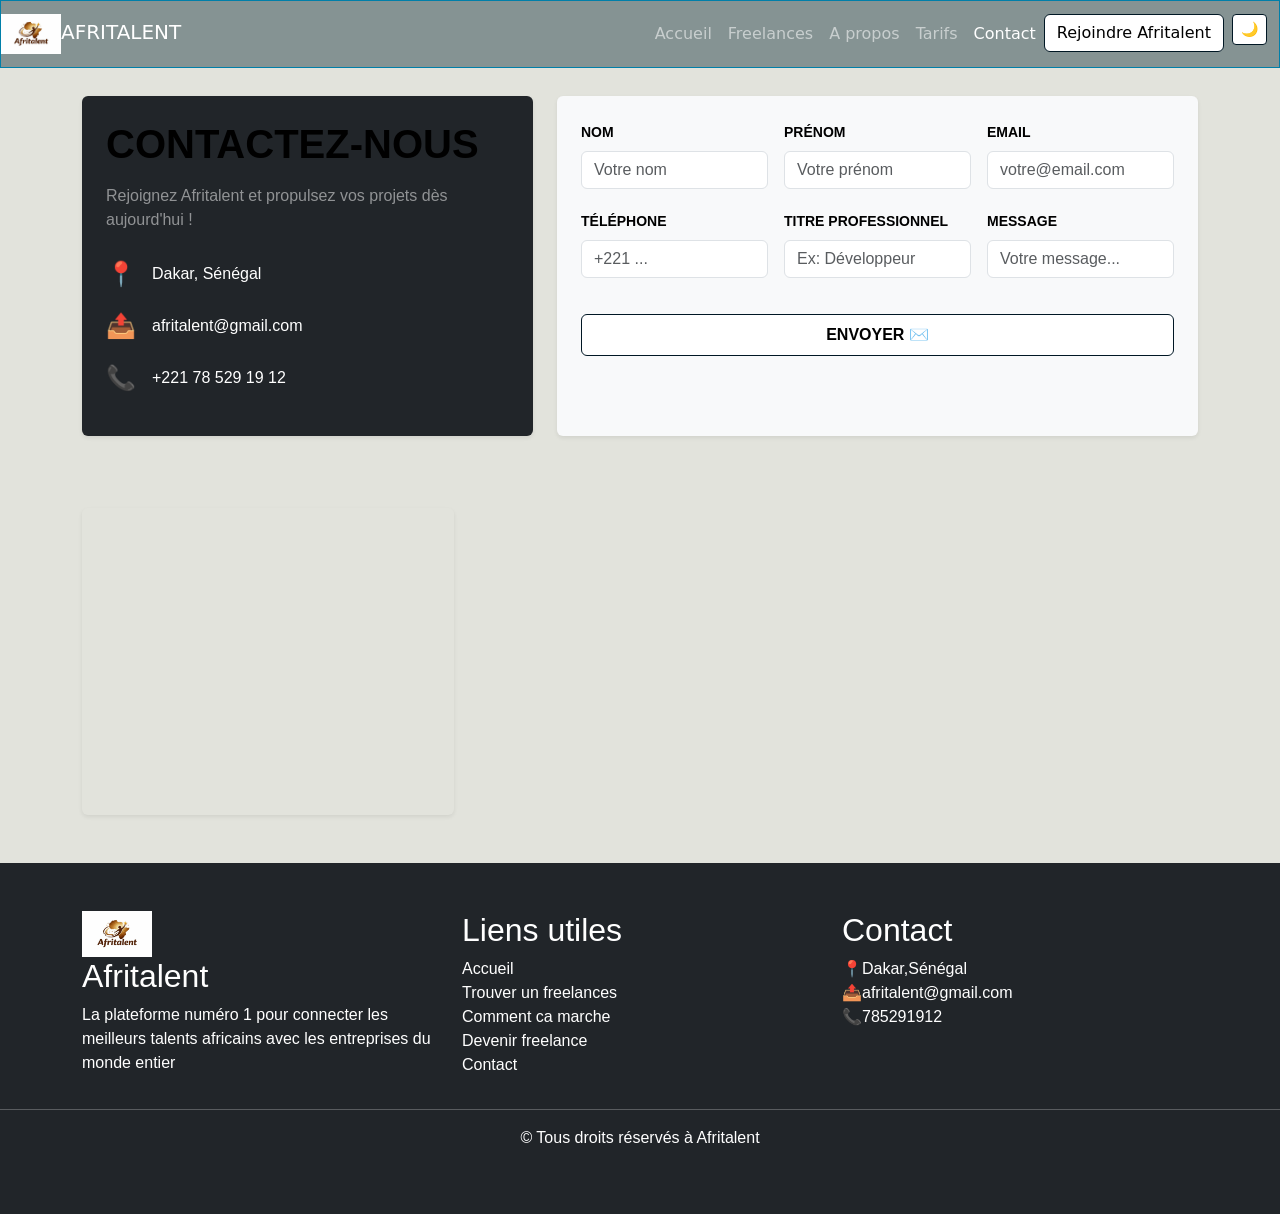
<file: contact.html>
<!DOCTYPE html>
<html lang="fr">
<head> 
<meta charset="UTF-8"> 
<meta name="viewport" content="width=device-width, initial-scale=1.0"> 
<title>AfriTalent — Contact</title> 
<!-- Bootstrap 5 via CDN : feuille de style --> 
<link 
href="https://cdn.jsdelivr.net/npm/bootstrap@5.3.0/dist/css/bootstrap.min.css" 
rel="stylesheet"> 
<!-- Votre feuille de style personnelle --> 
<link rel="stylesheet" href="css/style.css">
</head>
<body> 
  <header>
    <!-- NAVBAR -->
     <nav class="navbar navbar-expand-lg navbar-dark  fixed-top">
      <div class="container-fluid nav" >
        <a  class="navbar-brand " href="index.html"><img src="image/projet1.jpeg" alt="logo" width="60">AFRITALENT</a>
         <!-- ✅ Bouton hamburger -->
    <button class="navbar-toggler" type="button"
            data-bs-toggle="collapse"
            data-bs-target="#menuNav"
            aria-controls="menuNav"
            aria-expanded="false"
            aria-label="Toggle navigation">
      <span class="navbar-toggler-icon"></span>
    </button>
     <div class="collapse navbar-collapse" id="menuNav">
          <ul  class="navbar-nav ms-auto" id="menu"> 
            <li class="nav-item"><a  class="nav-link" href="index.html" >Accueil</a></li>
            <li class="nav-item"><a  class="nav-link" href="freelances.html">Freelances</a></li>
            <li class="nav-item"><a  class="nav-link" href="about.html">A propos</a></li>
            <li class="nav-item"><a  class="nav-link" href="tarifs.html">Tarifs</a></li>
            <li class="nav-item"><a  class="nav-link active" href="contact.html">Contact</a></li>
            <li class="nav-item">
              <a  class="btn btn-dark" href="contact.html">Rejoindre Afritalent</a>
            </li>
             <li class="nav-item">
  <button id="btnDark" onclick="toggleDarkMode()" 
          class="btn btn-outline-light btn-sm ms-2">
    🌙
  </button>
</li>
          </ul>
          </div>
      </div>
     </nav>
  </header>
  <!-- FORMULAIRE -->
 <section id="Formulaire" class="py-5">
    <div class="container">
      
      <div class="row g-4 align-items-stretch">
        
        <div class="col-12 col-md-5 py-5">
          <div class="bg-dark text-white p-4 h-100 rounded shadow-sm d-flex flex-column justify-content-center">
            <h1 class="mb-3 fw-bold text-uppercase">Contactez-nous</h1>
            <p class="text-white-50 mb-4">Rejoignez Afritalent et propulsez vos projets dès aujourd'hui !</p>
            
            <div class="d-flex align-items-center mb-3">
              <span class="fs-4 me-3">📍</span>
              <p class="mb-0">Dakar, Sénégal</p>
            </div>
            <div class="d-flex align-items-center mb-3">
              <span class="fs-4 me-3">📤</span>
              <p class="mb-0">afritalent@gmail.com</p>
            </div>
            <div class="d-flex align-items-center mb-3">
              <span class="fs-4 me-3">📞</span>
              <p class="mb-0">+221 78 529 19 12</p>
            </div>
          </div>
        </div>

        <div class="col-12 col-md-7 py-5">
          <div class="bg-light p-4 h-100 rounded shadow-sm">
            <form onsubmit="validerFormulaire(event)">
              
              <div class="row g-3">
                
                <div class="col-12 col-md-6 col-lg-4">
                  <label for="nom" class="form-label fw-bold small">NOM</label>
                  <input class="form-control" type="text" id="nom" placeholder="Votre nom">
                  <small class="erreur text-danger d-block mt-1" id="erreur-nom"></small>
                </div>

                <div class="col-12 col-md-6 col-lg-4">
                  <label for="prenom" class="form-label fw-bold small">PRÉNOM</label>
                  <input class="form-control" type="text" id="prenom" placeholder="Votre prénom">
                  <small class="erreur text-danger d-block mt-1" id="erreur-prenom"></small>
                </div>

                <div class="col-12 col-md-6 col-lg-4">
                  <label for="email" class="form-label fw-bold small">EMAIL</label>
                  <input class="form-control" type="email" id="email" placeholder="votre@email.com">
                  <small class="erreur text-danger d-block mt-1" id="erreur-email"></small>
                </div>

                <div class="col-12 col-md-6 col-lg-4">
                  <label for="telephone" class="form-label fw-bold small">TÉLÉPHONE</label>
                  <input class="form-control" type="tel" id="telephone" placeholder="+221 ...">
                  <small class="erreur text-danger d-block mt-1" id="erreur-telephone"></small>
                </div>

                <div class="col-12 col-md-6 col-lg-4">
                  <label for="titre" class="form-label fw-bold small">TITRE PROFESSIONNEL</label>
                  <input class="form-control" type="text" id="titre" placeholder="Ex: Développeur">
                  <small class="erreur text-danger d-block mt-1" id="erreur-titre"></small>
                </div>

                <div class="col-12 col-md-6 col-lg-4">
                  <label for="message" class="form-label fw-bold small">MESSAGE</label>
                  <textarea class="form-control" id="message" rows="1" style="resize: none;" placeholder="Votre message..."></textarea>
                  <small class="erreur text-danger d-block mt-1" id="erreur-message"></small>
                </div>

                <div class="col-12">
                  <div id="message-succes" class="alert alert-success py-2 mb-0" style="display: none;">
                    ✅ Message envoyé avec succès !
                  </div>
                </div>

                <div class="col-12">
                  <button class="btn btn-dark w-100 py-2 fw-bold" type="submit">
                    ENVOYER ✉️
                  </button>
                </div>

              </div> </form>
          </div>
        </div>

      </div> <div class="row mt-4">
        <div class="col-12">
          <div class="rounded overflow-hidden shadow-sm col-12 col-md-6 col-lg-4">
            <iframe src="https://www.google.com/maps/embed?pb=!1m18!1m12!1m3!1d3858.761747833077!2d-17.2917765!3d14.7259681!2m3!1f0!2f0!3f0!3m2!1i1024!2i768!4f13.1!3m3!1m2!1s0xec1bc294eb849cf%3A0x6b44fb25ff743fc1!2sKeur%20Massar%2C%20S%C3%A9n%C3%A9gal!5e0!3m2!1sfr!2snl!4v1710000000000!5m2!1sfr!2snl" 
                    style="border:0; width:100%; height:300px;" 
                    allowfullscreen="" loading="lazy">
            </iframe>
          </div>
        </div>
      </div>

    </div>
  </section>
  <footer class="bg-dark text-white py-5">
      <div class="container">
        <div class="row">
           <div class="col-12 col-md-6 col-lg-4">
            <img src="image/projet1.jpeg" alt="logo" width="70">
            <h2>Afritalent</h2>
              <p>La plateforme numéro 1 pour connecter les meilleurs talents africains avec les entreprises du monde entier</p>
            </div>
          <div class="col-12 col-md-6 col-lg-4">
            <h2>Liens utiles</h2>
              <ul class="list-unstyled">
                <li><a href="index.html" class="text-decoration-none">Accueil</a></li>
                <li><a href="freelances.html" class="text-decoration-none">Trouver un freelances</a></li>
                <li><a href="tarifs.html" class="text-decoration-none">Comment ca marche</a></li>
                <li><a href="freelances.html" class="text-decoration-none">Devenir freelance</a></li>
                <li><a href="contact.html" class="text-decoration-none">Contact</a></li>
              </ul>
            </div>

            <div class="col-12 col-md-6 col-lg-4">
            <h2>Contact</h2>
              <ul class="list-unstyled">
                <li>📍Dakar,Sénégal</li>
                <li>📤afritalent@gmail.com</li>
                <li>📞785291912</li>
              </ul>
            </div>
        </div>
      </div>
      <hr>
      <p class="text-center">&copy; Tous droits réservés à Afritalent</p>
    </footer>
    <!-- Le contenu de la page sera ajoute ici --> 
<!-- Bootstrap 5 via CDN : script JavaScript --> 
<script 
src="https://cdn.jsdelivr.net/npm/bootstrap@5.3.0/dist/js/bootstrap.bundle.min.js"
></script> 
<!-- Votre script JavaScript --> 
  <button id="btnTop" onclick="scrollToTop()">↑</button>
<script src="js/main.js"></script>
</body>
</html>
</file>
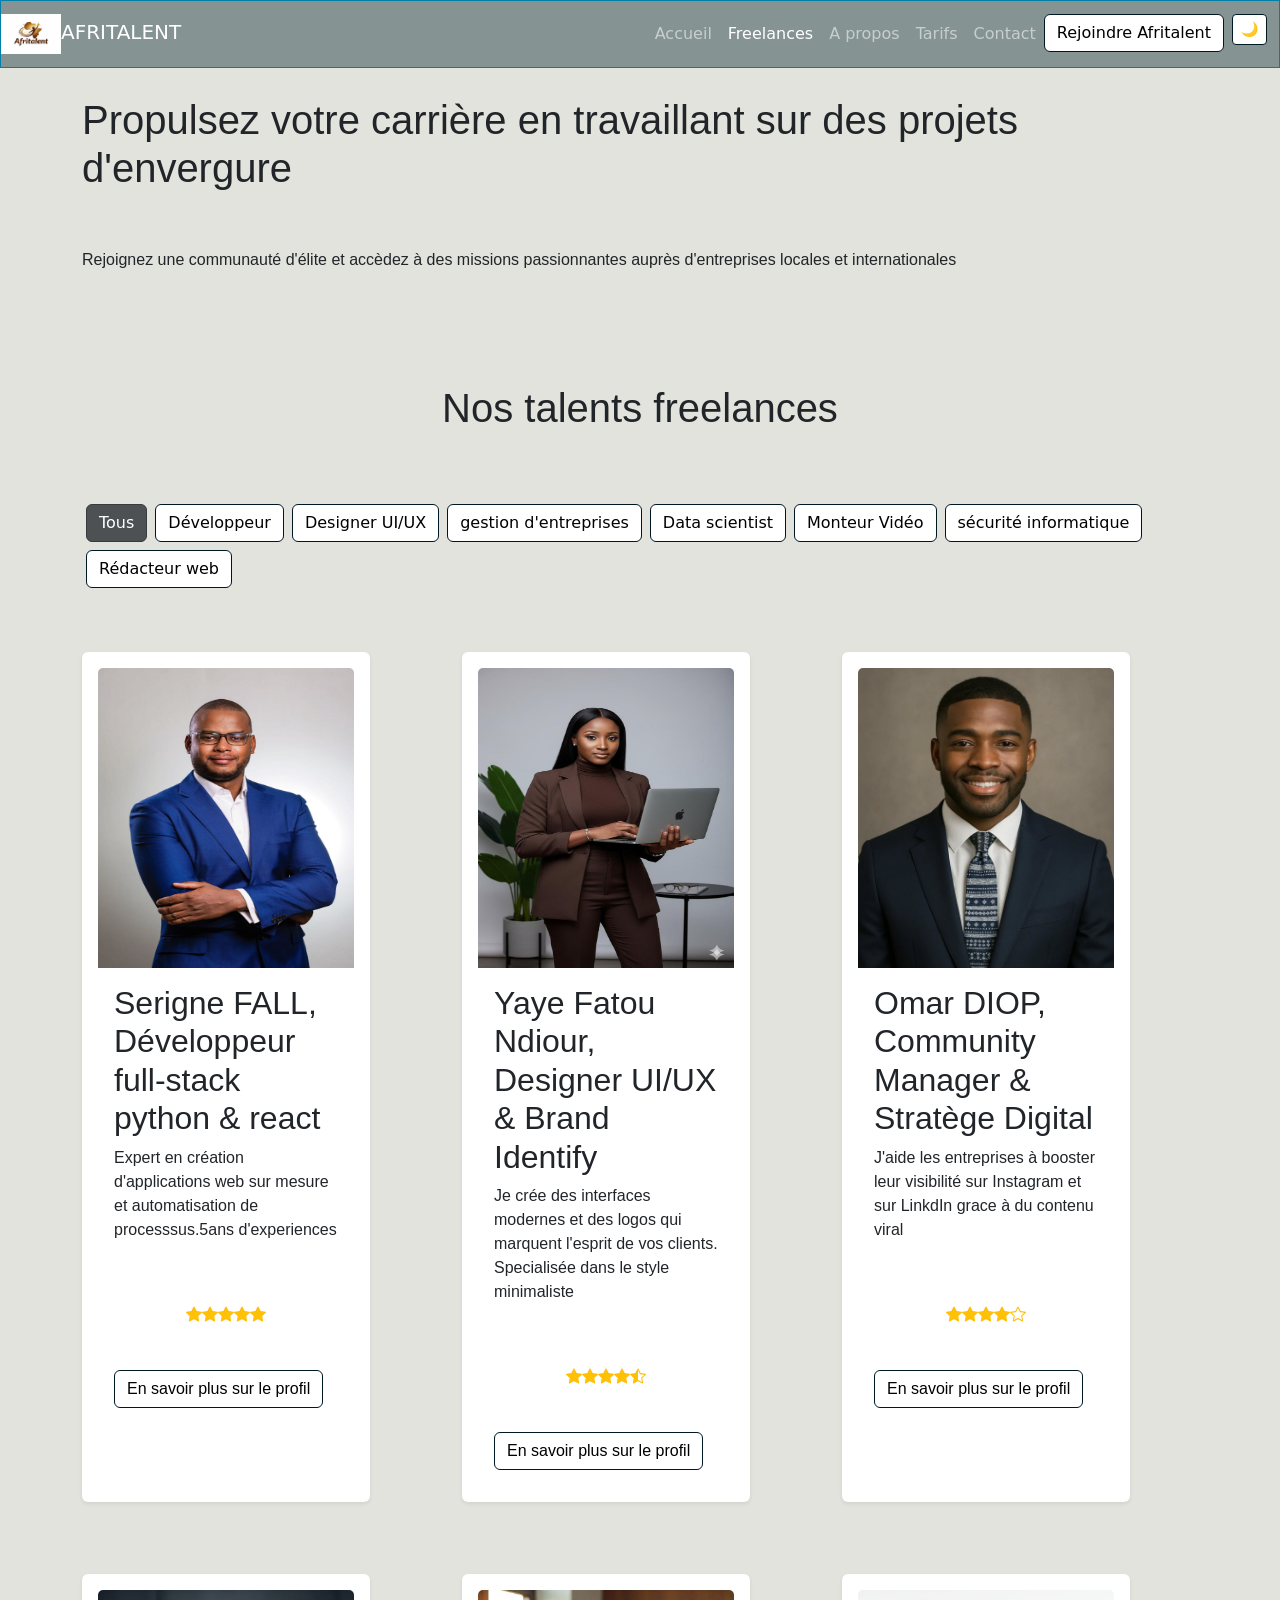
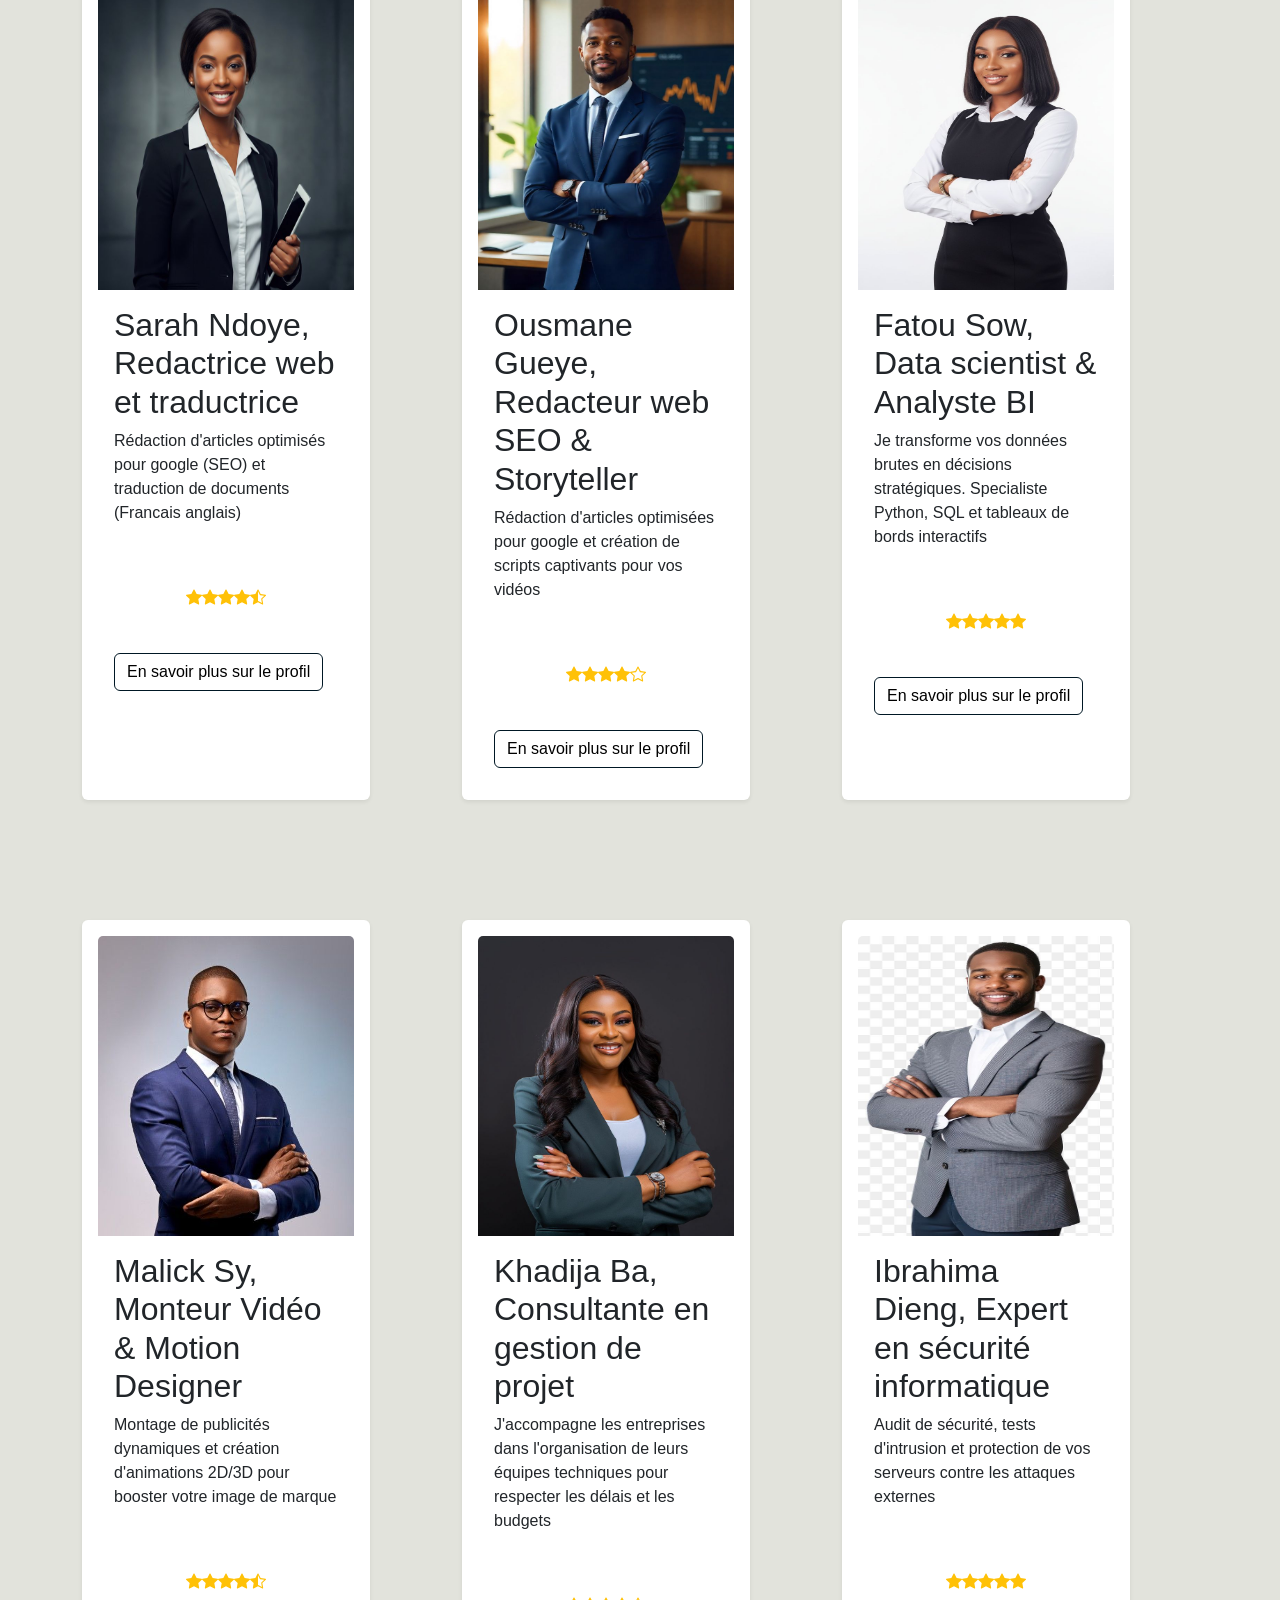
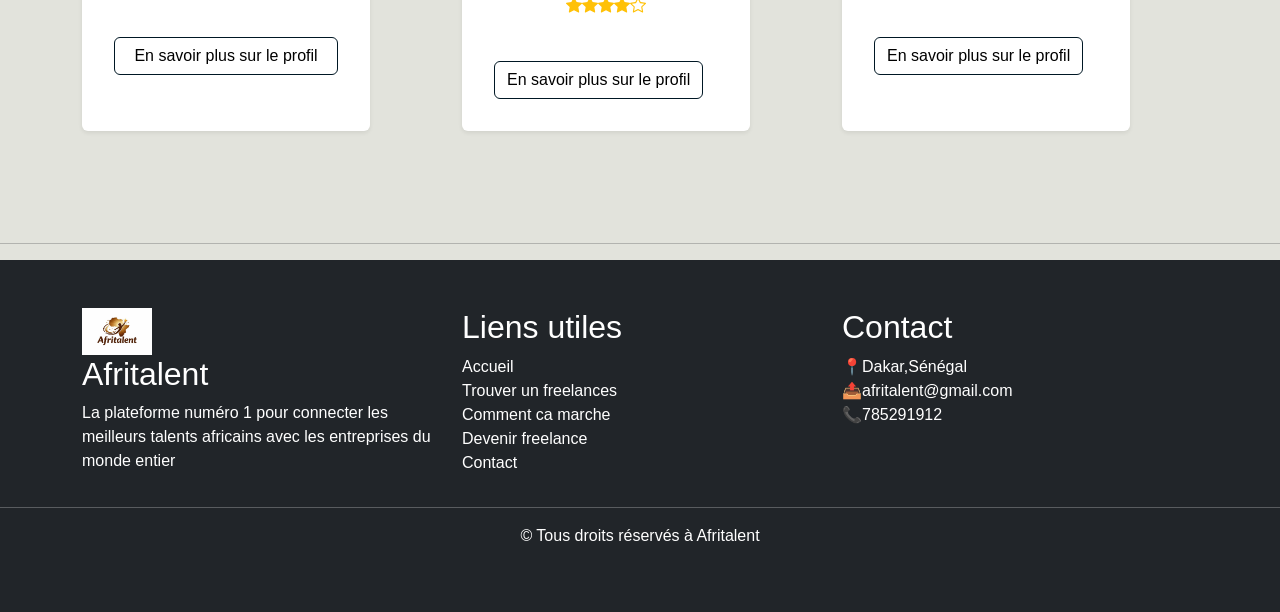
<file: freelances.html>
<!DOCTYPE html>
<html lang="fr">
<head> 
<meta charset="UTF-8"> 
<meta name="viewport" content="width=device-width, initial-scale=1.0"> 
<title>AfriTalent — Freelances</title> 
<!-- Bootstrap 5 via CDN : feuille de style --> 
<link 
href="https://cdn.jsdelivr.net/npm/bootstrap@5.3.0/dist/css/bootstrap.min.css" 
rel="stylesheet"> 
<!-- Votre feuille de style personnelle --> 
<link rel="stylesheet" href="css/style.css">
</head>
<body> 
<!-- Le contenu de la page sera ajoute ici --> 
  <header>
    <!-- NAVBAR -->
     <nav class="navbar navbar-expand-lg navbar-dark  fixed-top">
      <div class="container-fluid nav" >
        <a  class="navbar-brand " href="index.html"><img src="image/projet1.jpeg" alt="logo" width="60">AFRITALENT</a>
         <!-- ✅ Bouton hamburger -->
    <button class="navbar-toggler" type="button"
            data-bs-toggle="collapse"
            data-bs-target="#menuNav"
            aria-controls="menuNav"
            aria-expanded="false"
            aria-label="Toggle navigation">
      <span class="navbar-toggler-icon"></span>
    </button>
     <div class="collapse navbar-collapse" id="menuNav">
          <ul  class="navbar-nav ms-auto" id="menu"> 
            <li class="nav-item"><a  class="nav-link" href="index.html" >Accueil</a></li>
            <li class="nav-item"><a  class="nav-link active" href="freelances.html">Freelances</a></li>
            <li class="nav-item"><a  class="nav-link" href="about.html">A propos</a></li>
            <li class="nav-item"><a  class="nav-link" href="tarifs.html">Tarifs</a></li>
            <li class="nav-item"><a  class="nav-link" href="contact.html">Contact</a></li>
            <li class="nav-item">
              <a  class="btn btn-dark" href="contact.html">Rejoindre Afritalent</a>
            </li>
            <li class="nav-item">
  <button id="btnDark" onclick="toggleDarkMode()" 
          class="btn btn-outline-light btn-sm ms-2">
    🌙
  </button>
</li>
          </ul>
          </div>
      </div>
     </nav>
  </header>
  <!-- HERO -->
  <section id="Hero" class="py-5 container">
    <h1 class="py-5">Propulsez votre carrière en travaillant sur des projets d'envergure</h1>
    <p>Rejoignez une communauté d'élite et accèdez à des missions passionnantes auprès d'entreprises locales et internationales</p>
  </section>
  <section id="cards" class="py-5 container">
    <h1 class="text-center">Nos talents freelances</h1>
    <div class="row">
      <div class="col-12 col-md-6 col-lg-4">
      </div>
    </div>
  </section>
    <div class="d-flex flex-wrap gap-2 container px-3 py-3">
       <button class="btn btn-dark filtre-btn active"
       onclick="filtrer('tous')" >Tous</button>
       <button class="btn btn-dark filtre-btn"
        onclick="filtrer('developpeur')">Développeur</button>
      <button class="btn btn-dark filtre-btn"
        onclick="filtrer('design')">Designer UI/UX</button>
      <button class="btn btn-dark filtre-btn"
        onclick="filtrer('gestion')">gestion d'entreprises</button>
      <button class="btn btn-dark filtre-btn"
        onclick="filtrer('data')"> Data scientist</button>
      <button class="btn btn-dark filtre-btn"
        onclick="filtrer('video')"> Monteur Vidéo</button>
      <button class="btn btn-dark filtre-btn"
        onclick="filtrer('securite')">sécurité informatique</button>
       <button class="btn btn-dark filtre-btn"
        onclick="filtrer('redaction')">Rédacteur web</button>
    </div>
    <!-- CARTES FREELANCES -->
  <section  class="py-5 container">
    <div class="row justify-content-center g-4">
      <div class="col-12 col-md-6 col-lg-4" data-categorie="developpeur">
          <div class="card h-100 border-0 shadow-sm p-3" style="width: 18rem;" >
            <img src="image/1.jpg" width="50" class="card-img-top" alt="Serigne Fall" style="height: 300px;" >
            <div class="card-body">
          <h2 >Serigne FALL, Développeur full-stack python & react</h2>
          <p>Expert en création d'applications web sur mesure et automatisation de processsus.5ans d'experiences</p>
          <div class="d-flex justify-content-center py-5">
            <svg xmlns="http://www.w3.org/2000/svg" width="16" height="16" fill="currentColor" class="bi bi-star-fill text-warning" viewBox="0 0 16 16">
            <path d="M3.612 15.443c-.386.198-.824-.149-.746-.592l.83-4.73L.173 6.765c-.329-.314-.158-.888.283-.95l4.898-.696L7.538.792c.197-.39.73-.39.927 0l2.184 4.327 4.898.696c.441.062.612.636.282.95l-3.522 3.356.83 4.73c.078.443-.36.79-.746.592L8 13.187l-4.389 2.256z"/>
          </svg>
          <svg xmlns="http://www.w3.org/2000/svg" width="16" height="16" fill="currentColor" class="bi bi-star-fill text-warning" viewBox="0 0 16 16">
            <path d="M3.612 15.443c-.386.198-.824-.149-.746-.592l.83-4.73L.173 6.765c-.329-.314-.158-.888.283-.95l4.898-.696L7.538.792c.197-.39.73-.39.927 0l2.184 4.327 4.898.696c.441.062.612.636.282.95l-3.522 3.356.83 4.73c.078.443-.36.79-.746.592L8 13.187l-4.389 2.256z"/>
          </svg>
          <svg xmlns="http://www.w3.org/2000/svg" width="16" height="16" fill="currentColor" class="bi bi-star-fill text-warning" viewBox="0 0 16 16">
            <path d="M3.612 15.443c-.386.198-.824-.149-.746-.592l.83-4.73L.173 6.765c-.329-.314-.158-.888.283-.95l4.898-.696L7.538.792c.197-.39.73-.39.927 0l2.184 4.327 4.898.696c.441.062.612.636.282.95l-3.522 3.356.83 4.73c.078.443-.36.79-.746.592L8 13.187l-4.389 2.256z"/>
          </svg>
          <svg xmlns="http://www.w3.org/2000/svg" width="16" height="16" fill="currentColor" class="bi bi-star-fill text-warning" viewBox="0 0 16 16">
           <path d="M3.612 15.443c-.386.198-.824-.149-.746-.592l.83-4.73L.173 6.765c-.329-.314-.158-.888.283-.95l4.898-.696L7.538.792c.197-.39.73-.39.927 0l2.184 4.327 4.898.696c.441.062.612.636.282.95l-3.522 3.356.83 4.73c.078.443-.36.79-.746.592L8 13.187l-4.389 2.256z"/>
          </svg>
          <svg xmlns="http://www.w3.org/2000/svg" width="16" height="16" fill="currentColor" class="bi bi-star-fill text-warning" viewBox="0 0 16 16">
            <path d="M3.612 15.443c-.386.198-.824-.149-.746-.592l.83-4.73L.173 6.765c-.329-.314-.158-.888.283-.95l4.898-.696L7.538.792c.197-.39.73-.39.927 0l2.184 4.327 4.898.696c.441.062.612.636.282.95l-3.522 3.356.83 4.73c.078.443-.36.79-.746.592L8 13.187l-4.389 2.256z"/>
          </svg>
        </div>
          <a href="#" class="btn btn-dark">En savoir plus sur le profil</a>
          </div>
            </div>
      </div>

      <div class="col-12 col-md-6 col-lg-4 " data-categorie="design">
          <div class="card h-100 border-0 shadow-sm p-3" style="width: 18rem;" >
            <img src="image/2.jpg" width="50" class="card-img-top" alt="Yaye Fatou Ndiour" style="height: 300px;" >
            <div class="card-body">
            <h2 >Yaye Fatou Ndiour, Designer UI/UX & Brand Identify</h2>
          <p>Je crée des interfaces modernes et des logos qui marquent l'esprit de vos clients. Specialisée dans le style minimaliste</p>
          <div class="d-flex justify-content-center py-5">
            <svg xmlns="http://www.w3.org/2000/svg" width="16" height="16" fill="currentColor" class="bi bi-star-fill text-warning" viewBox="0 0 16 16">
            <path d="M3.612 15.443c-.386.198-.824-.149-.746-.592l.83-4.73L.173 6.765c-.329-.314-.158-.888.283-.95l4.898-.696L7.538.792c.197-.39.73-.39.927 0l2.184 4.327 4.898.696c.441.062.612.636.282.95l-3.522 3.356.83 4.73c.078.443-.36.79-.746.592L8 13.187l-4.389 2.256z"/>
          </svg>
          <svg xmlns="http://www.w3.org/2000/svg" width="16" height="16" fill="currentColor" class="bi bi-star-fill text-warning" viewBox="0 0 16 16">
            <path d="M3.612 15.443c-.386.198-.824-.149-.746-.592l.83-4.73L.173 6.765c-.329-.314-.158-.888.283-.95l4.898-.696L7.538.792c.197-.39.73-.39.927 0l2.184 4.327 4.898.696c.441.062.612.636.282.95l-3.522 3.356.83 4.73c.078.443-.36.79-.746.592L8 13.187l-4.389 2.256z"/>
          </svg>
          <svg xmlns="http://www.w3.org/2000/svg" width="16" height="16" fill="currentColor" class="bi bi-star-fill text-warning" viewBox="0 0 16 16">
            <path d="M3.612 15.443c-.386.198-.824-.149-.746-.592l.83-4.73L.173 6.765c-.329-.314-.158-.888.283-.95l4.898-.696L7.538.792c.197-.39.73-.39.927 0l2.184 4.327 4.898.696c.441.062.612.636.282.95l-3.522 3.356.83 4.73c.078.443-.36.79-.746.592L8 13.187l-4.389 2.256z"/>
          </svg>
          <svg xmlns="http://www.w3.org/2000/svg" width="16" height="16" fill="currentColor" class="bi bi-star-fill text-warning" viewBox="0 0 16 16">
           <path d="M3.612 15.443c-.386.198-.824-.149-.746-.592l.83-4.73L.173 6.765c-.329-.314-.158-.888.283-.95l4.898-.696L7.538.792c.197-.39.73-.39.927 0l2.184 4.327 4.898.696c.441.062.612.636.282.95l-3.522 3.356.83 4.73c.078.443-.36.79-.746.592L8 13.187l-4.389 2.256z"/>
          </svg>
         <svg xmlns="http://www.w3.org/2000/svg" width="16" height="16" fill="currentColor" class="bi bi-star-half text-warning" viewBox="0 0 16 16">
          <path d="M5.354 5.119 7.538.792A.52.52 0 0 1 8 .5c.183 0 .366.097.465.292l2.184 4.327 4.898.696A.54.54 0 0 1 16 6.32a.55.55 0 0 1-.17.445l-3.523 3.356.83 4.73c.078.443-.36.79-.746.592L8 13.187l-4.389 2.256a.5.5 0 0 1-.146.05c-.342.06-.668-.254-.6-.642l.83-4.73L.173 6.765a.55.55 0 0 1-.172-.403.6.6 0 0 1 .085-.302.51.51 0 0 1 .37-.245zM8 12.027a.5.5 0 0 1 .232.056l3.686 1.894-.694-3.957a.56.56 0 0 1 .162-.505l2.907-2.77-4.052-.576a.53.53 0 0 1-.393-.288L8.001 2.223 8 2.226z"/>
        </svg>
        </div>
          <a href="#" class="btn btn-dark">En savoir plus sur le profil</a>
            </div>
          </div>
      </div>

      
      <div class="col-12 col-md-6 col-lg-4" data-categorie="marketing">
          <div class="card h-100 border-0 shadow-sm p-3" style="width: 18rem;" >
            <img src="image/3.jpg" width="50" class="card-img-top" alt="Omar Diop" style="height: 300px;" >
            <div class="card-body">
            <h2 >Omar DIOP, Community Manager & Stratège Digital</h2>
          <p>J'aide les entreprises à booster leur visibilité sur Instagram et sur LinkdIn grace à du contenu viral</p>
          <div class="d-flex justify-content-center py-5">
            <svg xmlns="http://www.w3.org/2000/svg" width="16" height="16" fill="currentColor" class="bi bi-star-fill text-warning" viewBox="0 0 16 16">
            <path d="M3.612 15.443c-.386.198-.824-.149-.746-.592l.83-4.73L.173 6.765c-.329-.314-.158-.888.283-.95l4.898-.696L7.538.792c.197-.39.73-.39.927 0l2.184 4.327 4.898.696c.441.062.612.636.282.95l-3.522 3.356.83 4.73c.078.443-.36.79-.746.592L8 13.187l-4.389 2.256z"/>
          </svg>
          <svg xmlns="http://www.w3.org/2000/svg" width="16" height="16" fill="currentColor" class="bi bi-star-fill text-warning" viewBox="0 0 16 16">
            <path d="M3.612 15.443c-.386.198-.824-.149-.746-.592l.83-4.73L.173 6.765c-.329-.314-.158-.888.283-.95l4.898-.696L7.538.792c.197-.39.73-.39.927 0l2.184 4.327 4.898.696c.441.062.612.636.282.95l-3.522 3.356.83 4.73c.078.443-.36.79-.746.592L8 13.187l-4.389 2.256z"/>
          </svg>
          <svg xmlns="http://www.w3.org/2000/svg" width="16" height="16" fill="currentColor" class="bi bi-star-fill text-warning" viewBox="0 0 16 16">
            <path d="M3.612 15.443c-.386.198-.824-.149-.746-.592l.83-4.73L.173 6.765c-.329-.314-.158-.888.283-.95l4.898-.696L7.538.792c.197-.39.73-.39.927 0l2.184 4.327 4.898.696c.441.062.612.636.282.95l-3.522 3.356.83 4.73c.078.443-.36.79-.746.592L8 13.187l-4.389 2.256z"/>
          </svg>
          <svg xmlns="http://www.w3.org/2000/svg" width="16" height="16" fill="currentColor" class="bi bi-star-fill text-warning" viewBox="0 0 16 16">
           <path d="M3.612 15.443c-.386.198-.824-.149-.746-.592l.83-4.73L.173 6.765c-.329-.314-.158-.888.283-.95l4.898-.696L7.538.792c.197-.39.73-.39.927 0l2.184 4.327 4.898.696c.441.062.612.636.282.95l-3.522 3.356.83 4.73c.078.443-.36.79-.746.592L8 13.187l-4.389 2.256z"/>
          </svg>
          <svg xmlns="http://www.w3.org/2000/svg" width="16" height="16" fill="currentColor" class="bi bi-star text-warning" viewBox="0 0 16 16">
            <path d="M2.866 14.85c-.078.444.36.791.746.593l4.39-2.256 4.389 2.256c.386.198.824-.149.746-.592l-.83-4.73 3.522-3.356c.33-.314.16-.888-.282-.95l-4.898-.696L8.465.792a.513.513 0 0 0-.927 0L5.354 5.12l-4.898.696c-.441.062-.612.636-.283.95l3.523 3.356-.83 4.73zm4.905-2.767-3.686 1.894.694-3.957a.56.56 0 0 0-.163-.505L1.71 6.745l4.052-.576a.53.53 0 0 0 .393-.288L8 2.223l1.847 3.658a.53.53 0 0 0 .393.288l4.052.575-2.906 2.77a.56.56 0 0 0-.163.506l.694 3.957-3.686-1.894a.5.5 0 0 0-.461 0z"/>
          </svg>
        </div>
          <a href="#" class="btn btn-dark">En savoir plus sur le profil</a>
            </div>
          </div>
      </div>

      <div class="col-12 col-md-6 col-lg-4 py-5" data-categorie="redaction">
        <div class="card h-100 border-0 shadow-sm p-3" style="width: 18rem;" >
          <img src="image/4.jpg" width="50" class="card-img-top" alt="Sarah Ndoye" style="height: 300px;" >
          <div class="card-body">
          <h2 >Sarah Ndoye, Redactrice web et traductrice</h2>
        <p>Rédaction d'articles optimisés pour google (SEO) et traduction de documents (Francais anglais)</p>
        <div class="d-flex justify-content-center py-5">
            <svg xmlns="http://www.w3.org/2000/svg" width="16" height="16" fill="currentColor" class="bi bi-star-fill text-warning" viewBox="0 0 16 16">
            <path d="M3.612 15.443c-.386.198-.824-.149-.746-.592l.83-4.73L.173 6.765c-.329-.314-.158-.888.283-.95l4.898-.696L7.538.792c.197-.39.73-.39.927 0l2.184 4.327 4.898.696c.441.062.612.636.282.95l-3.522 3.356.83 4.73c.078.443-.36.79-.746.592L8 13.187l-4.389 2.256z"/>
          </svg>
          <svg xmlns="http://www.w3.org/2000/svg" width="16" height="16" fill="currentColor" class="bi bi-star-fill text-warning" viewBox="0 0 16 16">
            <path d="M3.612 15.443c-.386.198-.824-.149-.746-.592l.83-4.73L.173 6.765c-.329-.314-.158-.888.283-.95l4.898-.696L7.538.792c.197-.39.73-.39.927 0l2.184 4.327 4.898.696c.441.062.612.636.282.95l-3.522 3.356.83 4.73c.078.443-.36.79-.746.592L8 13.187l-4.389 2.256z"/>
          </svg>
          <svg xmlns="http://www.w3.org/2000/svg" width="16" height="16" fill="currentColor" class="bi bi-star-fill text-warning" viewBox="0 0 16 16">
            <path d="M3.612 15.443c-.386.198-.824-.149-.746-.592l.83-4.73L.173 6.765c-.329-.314-.158-.888.283-.95l4.898-.696L7.538.792c.197-.39.73-.39.927 0l2.184 4.327 4.898.696c.441.062.612.636.282.95l-3.522 3.356.83 4.73c.078.443-.36.79-.746.592L8 13.187l-4.389 2.256z"/>
          </svg>
          <svg xmlns="http://www.w3.org/2000/svg" width="16" height="16" fill="currentColor" class="bi bi-star-fill text-warning" viewBox="0 0 16 16">
           <path d="M3.612 15.443c-.386.198-.824-.149-.746-.592l.83-4.73L.173 6.765c-.329-.314-.158-.888.283-.95l4.898-.696L7.538.792c.197-.39.73-.39.927 0l2.184 4.327 4.898.696c.441.062.612.636.282.95l-3.522 3.356.83 4.73c.078.443-.36.79-.746.592L8 13.187l-4.389 2.256z"/>
          </svg>
          <svg xmlns="http://www.w3.org/2000/svg" width="16" height="16" fill="currentColor" class="bi bi-star-half text-warning" viewBox="0 0 16 16">
            <path d="M5.354 5.119 7.538.792A.52.52 0 0 1 8 .5c.183 0 .366.097.465.292l2.184 4.327 4.898.696A.54.54 0 0 1 16 6.32a.55.55 0 0 1-.17.445l-3.523 3.356.83 4.73c.078.443-.36.79-.746.592L8 13.187l-4.389 2.256a.5.5 0 0 1-.146.05c-.342.06-.668-.254-.6-.642l.83-4.73L.173 6.765a.55.55 0 0 1-.172-.403.6.6 0 0 1 .085-.302.51.51 0 0 1 .37-.245zM8 12.027a.5.5 0 0 1 .232.056l3.686 1.894-.694-3.957a.56.56 0 0 1 .162-.505l2.907-2.77-4.052-.576a.53.53 0 0 1-.393-.288L8.001 2.223 8 2.226z"/>
          </svg>
        </div>
        <a href="#" class="btn btn-dark">En savoir plus sur le profil</a>
            </div>
          </div>
      </div>

      <div class="col-12 col-md-6 col-lg-4 py-5" data-categorie="data">
        <div class="card h-100 border-0 shadow-sm p-3" style="width: 18rem;" >
          <img src="image/5.jpg" width="50" class="card-img-top" alt="Ousmane Gueye" style="height: 300px;" >
          <div class="card-body">
          <h2 >Ousmane Gueye, Redacteur web  SEO & Storyteller</h2>
        <p>Rédaction d'articles optimisées pour google et création de scripts captivants pour vos vidéos</p>
        <div class="d-flex justify-content-center py-5">
            <svg xmlns="http://www.w3.org/2000/svg" width="16" height="16" fill="currentColor" class="bi bi-star-fill text-warning" viewBox="0 0 16 16">
            <path d="M3.612 15.443c-.386.198-.824-.149-.746-.592l.83-4.73L.173 6.765c-.329-.314-.158-.888.283-.95l4.898-.696L7.538.792c.197-.39.73-.39.927 0l2.184 4.327 4.898.696c.441.062.612.636.282.95l-3.522 3.356.83 4.73c.078.443-.36.79-.746.592L8 13.187l-4.389 2.256z"/>
          </svg>
          <svg xmlns="http://www.w3.org/2000/svg" width="16" height="16" fill="currentColor" class="bi bi-star-fill text-warning" viewBox="0 0 16 16">
            <path d="M3.612 15.443c-.386.198-.824-.149-.746-.592l.83-4.73L.173 6.765c-.329-.314-.158-.888.283-.95l4.898-.696L7.538.792c.197-.39.73-.39.927 0l2.184 4.327 4.898.696c.441.062.612.636.282.95l-3.522 3.356.83 4.73c.078.443-.36.79-.746.592L8 13.187l-4.389 2.256z"/>
          </svg>
          <svg xmlns="http://www.w3.org/2000/svg" width="16" height="16" fill="currentColor" class="bi bi-star-fill text-warning" viewBox="0 0 16 16">
            <path d="M3.612 15.443c-.386.198-.824-.149-.746-.592l.83-4.73L.173 6.765c-.329-.314-.158-.888.283-.95l4.898-.696L7.538.792c.197-.39.73-.39.927 0l2.184 4.327 4.898.696c.441.062.612.636.282.95l-3.522 3.356.83 4.73c.078.443-.36.79-.746.592L8 13.187l-4.389 2.256z"/>
          </svg>
          <svg xmlns="http://www.w3.org/2000/svg" width="16" height="16" fill="currentColor" class="bi bi-star-fill text-warning" viewBox="0 0 16 16">
           <path d="M3.612 15.443c-.386.198-.824-.149-.746-.592l.83-4.73L.173 6.765c-.329-.314-.158-.888.283-.95l4.898-.696L7.538.792c.197-.39.73-.39.927 0l2.184 4.327 4.898.696c.441.062.612.636.282.95l-3.522 3.356.83 4.73c.078.443-.36.79-.746.592L8 13.187l-4.389 2.256z"/>
          </svg>
          <svg xmlns="http://www.w3.org/2000/svg" width="16" height="16" fill="currentColor" class="bi bi-star text-warning " viewBox="0 0 16 16">
            <path d="M2.866 14.85c-.078.444.36.791.746.593l4.39-2.256 4.389 2.256c.386.198.824-.149.746-.592l-.83-4.73 3.522-3.356c.33-.314.16-.888-.282-.95l-4.898-.696L8.465.792a.513.513 0 0 0-.927 0L5.354 5.12l-4.898.696c-.441.062-.612.636-.283.95l3.523 3.356-.83 4.73zm4.905-2.767-3.686 1.894.694-3.957a.56.56 0 0 0-.163-.505L1.71 6.745l4.052-.576a.53.53 0 0 0 .393-.288L8 2.223l1.847 3.658a.53.53 0 0 0 .393.288l4.052.575-2.906 2.77a.56.56 0 0 0-.163.506l.694 3.957-3.686-1.894a.5.5 0 0 0-.461 0z"/>
          </svg>
        </div>
        <a href="#" class="btn btn-dark">En savoir plus sur le profil</a>
            </div>
          </div>
      </div>

       <div class="col-12 col-md-6 col-lg-4 py-5" data-categorie="data">
        <div class="card h-100 border-0 shadow-sm p-3" style="width: 18rem;" >
          <img src="image/6.jpg" width="50" class="card-img-top" alt="Fatou Sow" style="height: 300px;" >
          <div class="card-body">
          <h2 >Fatou Sow, Data scientist & Analyste BI</h2>
        <p>Je transforme vos données brutes en décisions stratégiques. Specialiste Python, SQL et tableaux de bords interactifs</p>
        <div class="d-flex justify-content-center py-5">
            <svg xmlns="http://www.w3.org/2000/svg" width="16" height="16" fill="currentColor" class="bi bi-star-fill text-warning" viewBox="0 0 16 16">
            <path d="M3.612 15.443c-.386.198-.824-.149-.746-.592l.83-4.73L.173 6.765c-.329-.314-.158-.888.283-.95l4.898-.696L7.538.792c.197-.39.73-.39.927 0l2.184 4.327 4.898.696c.441.062.612.636.282.95l-3.522 3.356.83 4.73c.078.443-.36.79-.746.592L8 13.187l-4.389 2.256z"/>
          </svg>
          <svg xmlns="http://www.w3.org/2000/svg" width="16" height="16" fill="currentColor" class="bi bi-star-fill text-warning" viewBox="0 0 16 16">
            <path d="M3.612 15.443c-.386.198-.824-.149-.746-.592l.83-4.73L.173 6.765c-.329-.314-.158-.888.283-.95l4.898-.696L7.538.792c.197-.39.73-.39.927 0l2.184 4.327 4.898.696c.441.062.612.636.282.95l-3.522 3.356.83 4.73c.078.443-.36.79-.746.592L8 13.187l-4.389 2.256z"/>
          </svg>
          <svg xmlns="http://www.w3.org/2000/svg" width="16" height="16" fill="currentColor" class="bi bi-star-fill text-warning" viewBox="0 0 16 16">
            <path d="M3.612 15.443c-.386.198-.824-.149-.746-.592l.83-4.73L.173 6.765c-.329-.314-.158-.888.283-.95l4.898-.696L7.538.792c.197-.39.73-.39.927 0l2.184 4.327 4.898.696c.441.062.612.636.282.95l-3.522 3.356.83 4.73c.078.443-.36.79-.746.592L8 13.187l-4.389 2.256z"/>
          </svg>
          <svg xmlns="http://www.w3.org/2000/svg" width="16" height="16" fill="currentColor" class="bi bi-star-fill text-warning" viewBox="0 0 16 16">
           <path d="M3.612 15.443c-.386.198-.824-.149-.746-.592l.83-4.73L.173 6.765c-.329-.314-.158-.888.283-.95l4.898-.696L7.538.792c.197-.39.73-.39.927 0l2.184 4.327 4.898.696c.441.062.612.636.282.95l-3.522 3.356.83 4.73c.078.443-.36.79-.746.592L8 13.187l-4.389 2.256z"/>
          </svg>
         <svg xmlns="http://www.w3.org/2000/svg" width="16" height="16" fill="currentColor" class="bi bi-star-fill text-warning" viewBox="0 0 16 16">
          <path d="M3.612 15.443c-.386.198-.824-.149-.746-.592l.83-4.73L.173 6.765c-.329-.314-.158-.888.283-.95l4.898-.696L7.538.792c.197-.39.73-.39.927 0l2.184 4.327 4.898.696c.441.062.612.636.282.95l-3.522 3.356.83 4.73c.078.443-.36.79-.746.592L8 13.187l-4.389 2.256z"/>
        </svg>
        </div>
        <a href="#" class="btn btn-dark">En savoir plus sur le profil</a>
            </div>
          </div>
      </div>

      <div class="col-12 col-md-6 col-lg-4 py-5" data-categorie="video">
        <div class="card h-100 border-0 shadow-sm p-3" style="width: 18rem;" >
          <img src="image/7.jpg" width="50" class="card-img-top" alt="Malick Sy" style="height: 300px;" >
          <div class="card-body">
          <h2 >Malick Sy, Monteur Vidéo & Motion Designer</h2>
        <p>Montage de publicités dynamiques et création d'animations 2D/3D pour booster votre image de marque</p>
        <div class="d-flex justify-content-center py-5">
            <svg xmlns="http://www.w3.org/2000/svg" width="16" height="16" fill="currentColor" class="bi bi-star-fill text-warning" viewBox="0 0 16 16">
            <path d="M3.612 15.443c-.386.198-.824-.149-.746-.592l.83-4.73L.173 6.765c-.329-.314-.158-.888.283-.95l4.898-.696L7.538.792c.197-.39.73-.39.927 0l2.184 4.327 4.898.696c.441.062.612.636.282.95l-3.522 3.356.83 4.73c.078.443-.36.79-.746.592L8 13.187l-4.389 2.256z"/>
          </svg>
          <svg xmlns="http://www.w3.org/2000/svg" width="16" height="16" fill="currentColor" class="bi bi-star-fill text-warning" viewBox="0 0 16 16">
            <path d="M3.612 15.443c-.386.198-.824-.149-.746-.592l.83-4.73L.173 6.765c-.329-.314-.158-.888.283-.95l4.898-.696L7.538.792c.197-.39.73-.39.927 0l2.184 4.327 4.898.696c.441.062.612.636.282.95l-3.522 3.356.83 4.73c.078.443-.36.79-.746.592L8 13.187l-4.389 2.256z"/>
          </svg>
          <svg xmlns="http://www.w3.org/2000/svg" width="16" height="16" fill="currentColor" class="bi bi-star-fill text-warning" viewBox="0 0 16 16">
            <path d="M3.612 15.443c-.386.198-.824-.149-.746-.592l.83-4.73L.173 6.765c-.329-.314-.158-.888.283-.95l4.898-.696L7.538.792c.197-.39.73-.39.927 0l2.184 4.327 4.898.696c.441.062.612.636.282.95l-3.522 3.356.83 4.73c.078.443-.36.79-.746.592L8 13.187l-4.389 2.256z"/>
          </svg>
          <svg xmlns="http://www.w3.org/2000/svg" width="16" height="16" fill="currentColor" class="bi bi-star-fill text-warning" viewBox="0 0 16 16">
           <path d="M3.612 15.443c-.386.198-.824-.149-.746-.592l.83-4.73L.173 6.765c-.329-.314-.158-.888.283-.95l4.898-.696L7.538.792c.197-.39.73-.39.927 0l2.184 4.327 4.898.696c.441.062.612.636.282.95l-3.522 3.356.83 4.73c.078.443-.36.79-.746.592L8 13.187l-4.389 2.256z"/>
          </svg>
          <svg xmlns="http://www.w3.org/2000/svg" width="16" height="16" fill="currentColor" class="bi bi-star-half text-warning" viewBox="0 0 16 16">
           <path d="M5.354 5.119 7.538.792A.52.52 0 0 1 8 .5c.183 0 .366.097.465.292l2.184 4.327 4.898.696A.54.54 0 0 1 16 6.32a.55.55 0 0 1-.17.445l-3.523 3.356.83 4.73c.078.443-.36.79-.746.592L8 13.187l-4.389 2.256a.5.5 0 0 1-.146.05c-.342.06-.668-.254-.6-.642l.83-4.73L.173 6.765a.55.55 0 0 1-.172-.403.6.6 0 0 1 .085-.302.51.51 0 0 1 .37-.245zM8 12.027a.5.5 0 0 1 .232.056l3.686 1.894-.694-3.957a.56.56 0 0 1 .162-.505l2.907-2.77-4.052-.576a.53.53 0 0 1-.393-.288L8.001 2.223 8 2.226z"/>
          </svg>
        </div>
        <a href="#" class="btn btn-dark container">En savoir plus sur le profil</a>
            </div>
          </div>
      </div>

       <div class="col-12 col-md-6 col-lg-4 py-5" data-categorie="gestion">
        <div class="card h-100 border-0 shadow-sm p-3" style="width: 18rem;" >
          <img src="image/8.jpg" width="50" class="card-img-top" alt="Khadija Ba" style="height: 300px;" >
          <div class="card-body">
          <h2 >Khadija Ba, Consultante en gestion de projet</h2>
        <p>J'accompagne les entreprises dans l'organisation de leurs équipes techniques pour respecter les délais et les budgets</p>
        <div class="d-flex justify-content-center py-5">
            <svg xmlns="http://www.w3.org/2000/svg" width="16" height="16" fill="currentColor" class="bi bi-star-fill text-warning" viewBox="0 0 16 16">
            <path d="M3.612 15.443c-.386.198-.824-.149-.746-.592l.83-4.73L.173 6.765c-.329-.314-.158-.888.283-.95l4.898-.696L7.538.792c.197-.39.73-.39.927 0l2.184 4.327 4.898.696c.441.062.612.636.282.95l-3.522 3.356.83 4.73c.078.443-.36.79-.746.592L8 13.187l-4.389 2.256z"/>
          </svg>
          <svg xmlns="http://www.w3.org/2000/svg" width="16" height="16" fill="currentColor" class="bi bi-star-fill text-warning" viewBox="0 0 16 16">
            <path d="M3.612 15.443c-.386.198-.824-.149-.746-.592l.83-4.73L.173 6.765c-.329-.314-.158-.888.283-.95l4.898-.696L7.538.792c.197-.39.73-.39.927 0l2.184 4.327 4.898.696c.441.062.612.636.282.95l-3.522 3.356.83 4.73c.078.443-.36.79-.746.592L8 13.187l-4.389 2.256z"/>
          </svg>
          <svg xmlns="http://www.w3.org/2000/svg" width="16" height="16" fill="currentColor" class="bi bi-star-fill text-warning" viewBox="0 0 16 16">
            <path d="M3.612 15.443c-.386.198-.824-.149-.746-.592l.83-4.73L.173 6.765c-.329-.314-.158-.888.283-.95l4.898-.696L7.538.792c.197-.39.73-.39.927 0l2.184 4.327 4.898.696c.441.062.612.636.282.95l-3.522 3.356.83 4.73c.078.443-.36.79-.746.592L8 13.187l-4.389 2.256z"/>
          </svg>
          <svg xmlns="http://www.w3.org/2000/svg" width="16" height="16" fill="currentColor" class="bi bi-star-fill text-warning" viewBox="0 0 16 16">
           <path d="M3.612 15.443c-.386.198-.824-.149-.746-.592l.83-4.73L.173 6.765c-.329-.314-.158-.888.283-.95l4.898-.696L7.538.792c.197-.39.73-.39.927 0l2.184 4.327 4.898.696c.441.062.612.636.282.95l-3.522 3.356.83 4.73c.078.443-.36.79-.746.592L8 13.187l-4.389 2.256z"/>
          </svg>
          <svg xmlns="http://www.w3.org/2000/svg" width="16" height="16" fill="currentColor" class="bi bi-star text-warning" viewBox="0 0 16 16">
            <path d="M2.866 14.85c-.078.444.36.791.746.593l4.39-2.256 4.389 2.256c.386.198.824-.149.746-.592l-.83-4.73 3.522-3.356c.33-.314.16-.888-.282-.95l-4.898-.696L8.465.792a.513.513 0 0 0-.927 0L5.354 5.12l-4.898.696c-.441.062-.612.636-.283.95l3.523 3.356-.83 4.73zm4.905-2.767-3.686 1.894.694-3.957a.56.56 0 0 0-.163-.505L1.71 6.745l4.052-.576a.53.53 0 0 0 .393-.288L8 2.223l1.847 3.658a.53.53 0 0 0 .393.288l4.052.575-2.906 2.77a.56.56 0 0 0-.163.506l.694 3.957-3.686-1.894a.5.5 0 0 0-.461 0z"/>
          </svg>
        </div>
        <a href="#" class="btn btn-dark">En savoir plus sur le profil</a>
            </div>
          </div>
      </div>

      <div class="col-12 col-md-6 col-lg-4 py-5" data-categorie="securite">
        <div class="card h-100 border-0 shadow-sm p-3" style="width: 18rem;" >
          <img src="image/9.jpg" width="50" class="card-img-top" alt="Ibrahima Dieng" style="height: 300px;" >
          <div class="card-body">
          <h2 >Ibrahima Dieng, Expert en sécurité informatique</h2>
        <p>Audit de sécurité, tests d'intrusion et protection de vos serveurs contre les attaques externes</p>
        <div class="d-flex justify-content-center py-5">
            <svg xmlns="http://www.w3.org/2000/svg" width="16" height="16" fill="currentColor" class="bi bi-star-fill text-warning" viewBox="0 0 16 16">
            <path d="M3.612 15.443c-.386.198-.824-.149-.746-.592l.83-4.73L.173 6.765c-.329-.314-.158-.888.283-.95l4.898-.696L7.538.792c.197-.39.73-.39.927 0l2.184 4.327 4.898.696c.441.062.612.636.282.95l-3.522 3.356.83 4.73c.078.443-.36.79-.746.592L8 13.187l-4.389 2.256z"/>
          </svg>
          <svg xmlns="http://www.w3.org/2000/svg" width="16" height="16" fill="currentColor" class="bi bi-star-fill text-warning " viewBox="0 0 16 16">
            <path d="M3.612 15.443c-.386.198-.824-.149-.746-.592l.83-4.73L.173 6.765c-.329-.314-.158-.888.283-.95l4.898-.696L7.538.792c.197-.39.73-.39.927 0l2.184 4.327 4.898.696c.441.062.612.636.282.95l-3.522 3.356.83 4.73c.078.443-.36.79-.746.592L8 13.187l-4.389 2.256z"/>
          </svg>
          <svg xmlns="http://www.w3.org/2000/svg" width="16" height="16" fill="currentColor" class="bi bi-star-fill text-warning" viewBox="0 0 16 16">
            <path d="M3.612 15.443c-.386.198-.824-.149-.746-.592l.83-4.73L.173 6.765c-.329-.314-.158-.888.283-.95l4.898-.696L7.538.792c.197-.39.73-.39.927 0l2.184 4.327 4.898.696c.441.062.612.636.282.95l-3.522 3.356.83 4.73c.078.443-.36.79-.746.592L8 13.187l-4.389 2.256z"/>
          </svg>
          <svg xmlns="http://www.w3.org/2000/svg" width="16" height="16" fill="currentColor" class="bi bi-star-fill text-warning" viewBox="0 0 16 16">
           <path d="M3.612 15.443c-.386.198-.824-.149-.746-.592l.83-4.73L.173 6.765c-.329-.314-.158-.888.283-.95l4.898-.696L7.538.792c.197-.39.73-.39.927 0l2.184 4.327 4.898.696c.441.062.612.636.282.95l-3.522 3.356.83 4.73c.078.443-.36.79-.746.592L8 13.187l-4.389 2.256z"/>
          </svg>
         <svg xmlns="http://www.w3.org/2000/svg" width="16" height="16" fill="currentColor" class="bi bi-star-fill text-warning" viewBox="0 0 16 16">
          <path d="M3.612 15.443c-.386.198-.824-.149-.746-.592l.83-4.73L.173 6.765c-.329-.314-.158-.888.283-.95l4.898-.696L7.538.792c.197-.39.73-.39.927 0l2.184 4.327 4.898.696c.441.062.612.636.282.95l-3.522 3.356.83 4.73c.078.443-.36.79-.746.592L8 13.187l-4.389 2.256z"/>
        </svg>
        </div>
        <a href="#" class="btn btn-dark">En savoir plus sur le profil</a>
            </div>
          </div>
      </div>
    </div>
  </section>
  <hr>

  
    <footer class="bg-dark text-white py-5">
      <div class="container">
        <div class="row">
           <div class="col-12 col-md-6 col-lg-4">
             <img src="image/projet1.jpeg" alt="logo" width="70">
            <h2>Afritalent</h2>
              <p>La plateforme numéro 1 pour connecter les meilleurs talents africains avec les entreprises du monde entier</p>
            </div>
          <div class="col-12 col-md-6 col-lg-4">
            <h2>Liens utiles</h2>
              <ul class="list-unstyled">
                <li><a href="index.html" class="text-decoration-none">Accueil</a></li>
                <li><a href="freelances.html" class="text-decoration-none">Trouver un freelances</a></li>
                <li><a href="tarifs.html" class="text-decoration-none">Comment ca marche</a></li>
                <li><a href="freelances.html" class="text-decoration-none">Devenir freelance</a></li>
                <li><a href="contact.html" class="text-decoration-none">Contact</a></li>
              </ul>
            </div>

            <div class="col-12 col-md-6 col-lg-4">
            <h2>Contact</h2>
              <ul class="list-unstyled">
                <li>📍Dakar,Sénégal</li>
                <li>📤afritalent@gmail.com</li>
                <li>📞785291912</li>
              </ul>
            </div>
        </div>
      </div>
      <hr>
      <p class="text-center">&copy; Tous droits réservés à Afritalent</p>
  </footer>

<!-- Bootstrap 5 via CDN : script JavaScript --> 
<script 
src="https://cdn.jsdelivr.net/npm/bootstrap@5.3.0/dist/js/bootstrap.bundle.min.js"
></script> 
<!-- Votre script JavaScript --> 
  <button id="btnTop" onclick="scrollToTop()">↑</button>
<script src="js/main.js"></script>
</body>
</html>
</file>
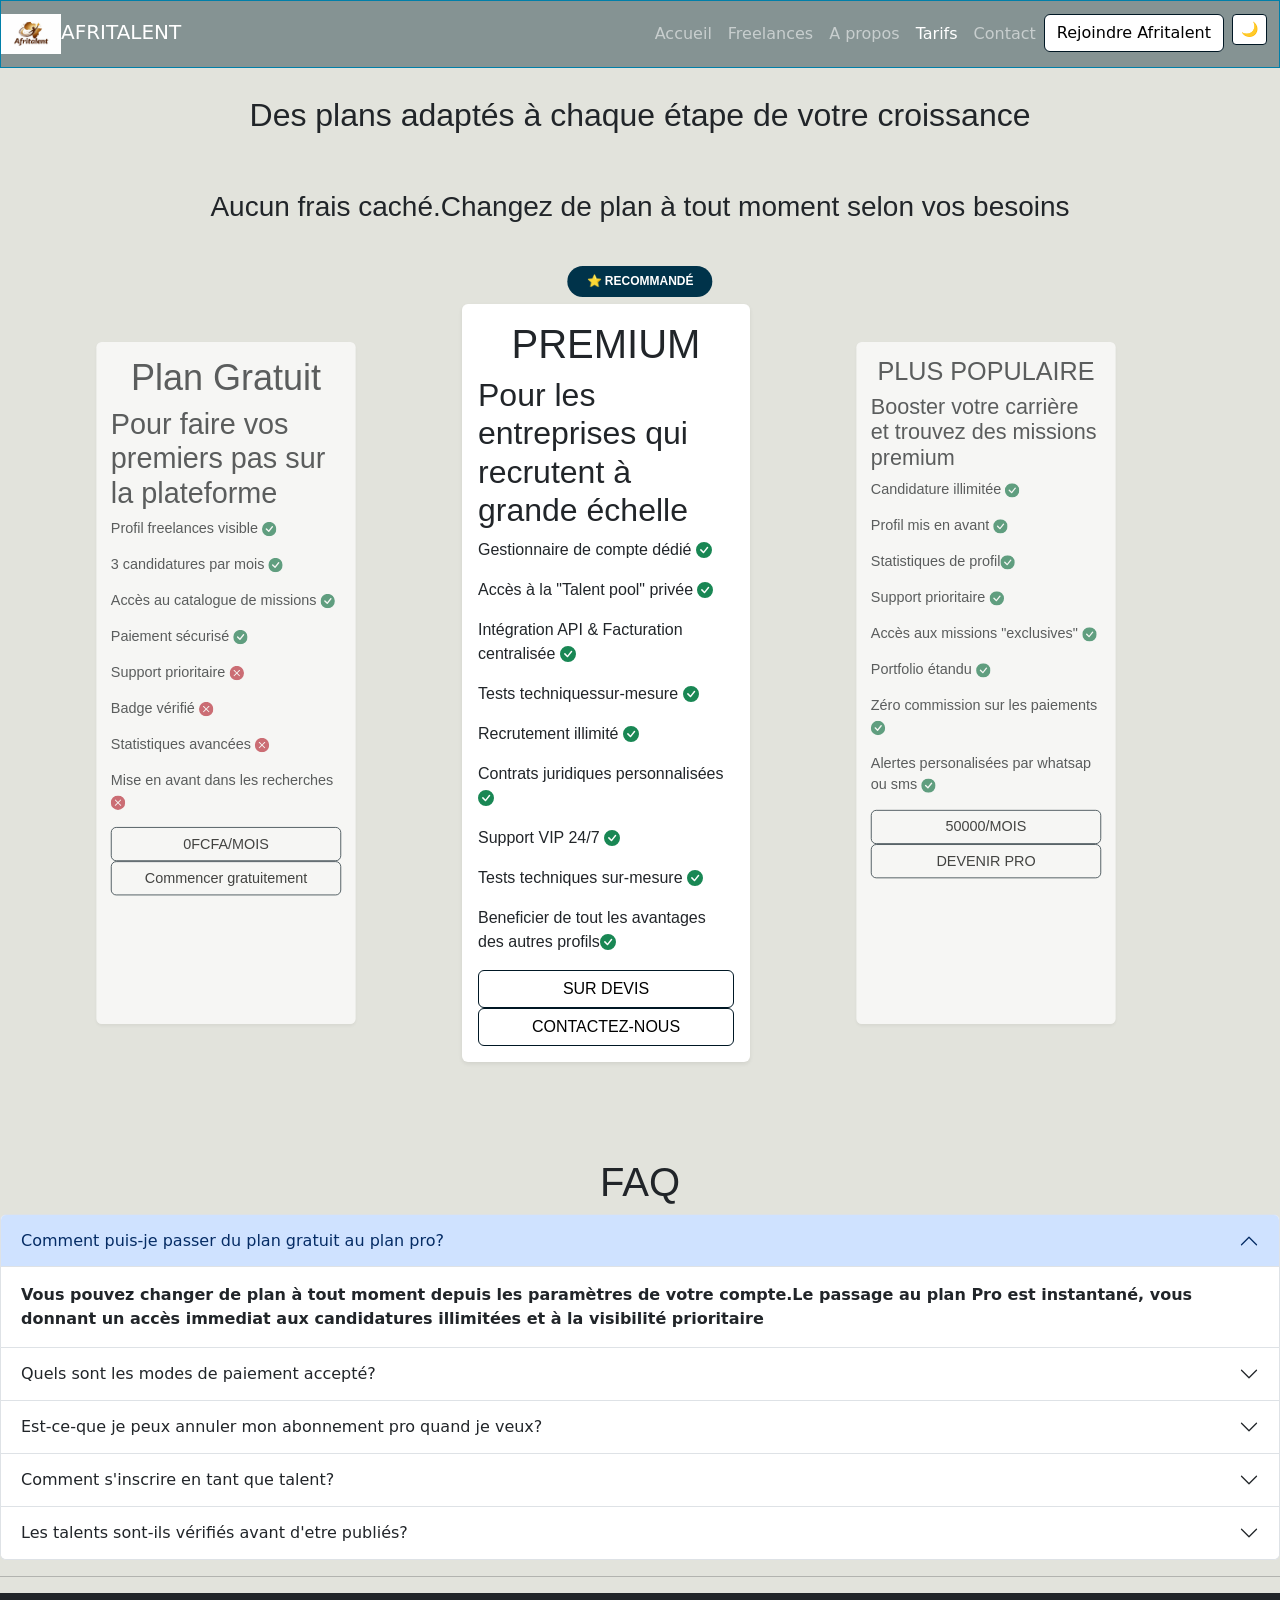
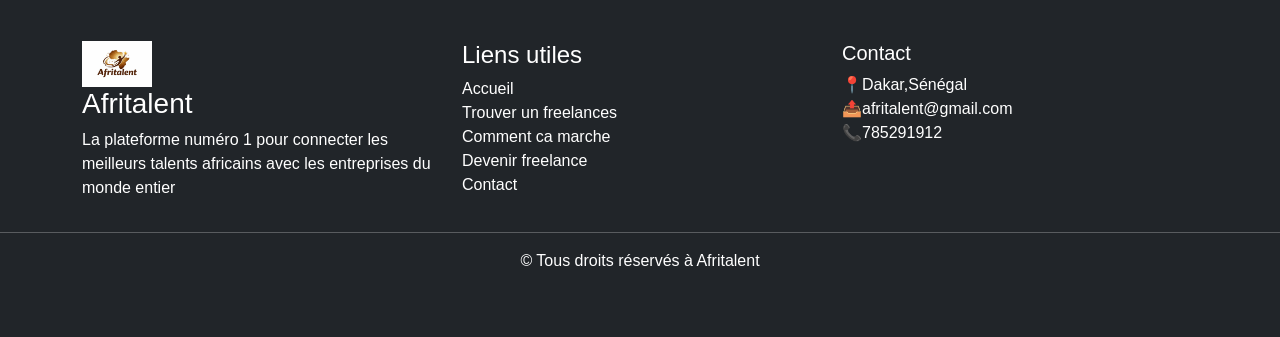
<file: tarifs.html>
<!DOCTYPE html>
<html lang="fr">
<head> 
<meta charset="UTF-8"> 
<meta name="viewport" content="width=device-width, initial-scale=1.0"> 
<title>AfriTalent — Tarifs</title> 
<!-- Bootstrap 5 via CDN : feuille de style --> 
<link 
href="https://cdn.jsdelivr.net/npm/bootstrap@5.3.0/dist/css/bootstrap.min.css" 
rel="stylesheet"> 
<!-- Votre feuille de style personnelle --> 
<link rel="stylesheet" href="css/style.css">
</head>
<body> 
   <header>
    <!-- NAVBAR -->
     <nav class="navbar navbar-expand-lg navbar-dark  fixed-top">
      <div class="container-fluid nav" >
        <a  class="navbar-brand " href="index.html"><img src="image/projet1.jpeg" alt="" width="60">AFRITALENT</a>
         <!-- ✅ Bouton hamburger -->
    <button class="navbar-toggler" type="button"
            data-bs-toggle="collapse"
            data-bs-target="#menuNav"
            aria-controls="menuNav"
            aria-expanded="false"
            aria-label="Toggle navigation">
      <span class="navbar-toggler-icon"></span>
    </button>
     <div class="collapse navbar-collapse" id="menuNav">
          <ul  class="navbar-nav ms-auto" id="menu"> 
            <li class="nav-item"><a  class="nav-link" href="index.html" >Accueil</a></li>
            <li class="nav-item"><a  class="nav-link" href="freelances.html">Freelances</a></li>
            <li class="nav-item"><a  class="nav-link" href="about.html">A propos</a></li>
            <li class="nav-item"><a  class="nav-link active" href="tarifs.html">Tarifs</a></li>
            <li class="nav-item"><a  class="nav-link" href="contact.html">Contact</a></li>
            <li class="nav-item">
              <a  class="btn btn-dark" href="contact.html">Rejoindre Afritalent</a>
            </li>
            <li class="nav-item">
  <button id="btnDark" onclick="toggleDarkMode()" 
          class="btn btn-outline-light btn-sm ms-2">
    🌙
  </button>
</li>
          </ul>
          </div>
      </div>
     </nav>
  </header>
  <!-- TARIFS -->
  <section id="tarifs" class="py-5 container">
    <div class="row text-center mb-4">
  <h2 class="text-center py-5">Des plans adaptés à chaque étape de votre croissance</h2>
  <h3 class="text-center">Aucun frais caché.Changez de plan à tout moment selon vos besoins</h3>
</div> 

<div class="row"> 
  <div class="col-12 col-md-6 col-lg-4 py-5">
    <div class="card h-100 border-0 shadow-sm p-3" style="width: 18rem;" >
      <h1 class="text-center">Plan Gratuit</h1>
          <h2>Pour faire vos premiers pas sur la plateforme</h2>
             <p>Profil freelances visible <svg xmlns="http://www.w3.org/2000/svg" width="16" height="16" fill="currentColor" class="bi bi-check-circle-fill text-success" viewBox="0 0 16 16">
              <path d="M16 8A8 8 0 1 1 0 8a8 8 0 0 1 16 0m-3.97-3.03a.75.75 0 0 0-1.08.022L7.477 9.417 5.384 7.323a.75.75 0 0 0-1.06 1.06L6.97 11.03a.75.75 0 0 0 1.079-.02l3.992-4.99a.75.75 0 0 0-.01-1.05z"/>
            </svg></p>
            <p>3 candidatures par mois <svg xmlns="http://www.w3.org/2000/svg" width="16" height="16" fill="currentColor" class="bi bi-check-circle-fill text-success" viewBox="0 0 16 16">
              <path d="M16 8A8 8 0 1 1 0 8a8 8 0 0 1 16 0m-3.97-3.03a.75.75 0 0 0-1.08.022L7.477 9.417 5.384 7.323a.75.75 0 0 0-1.06 1.06L6.97 11.03a.75.75 0 0 0 1.079-.02l3.992-4.99a.75.75 0 0 0-.01-1.05z"/>
            </svg> </p>
            <p>Accès au catalogue de missions <svg xmlns="http://www.w3.org/2000/svg" width="16" height="16" fill="currentColor" class="bi bi-check-circle-fill text-success" viewBox="0 0 16 16">
              <path d="M16 8A8 8 0 1 1 0 8a8 8 0 0 1 16 0m-3.97-3.03a.75.75 0 0 0-1.08.022L7.477 9.417 5.384 7.323a.75.75 0 0 0-1.06 1.06L6.97 11.03a.75.75 0 0 0 1.079-.02l3.992-4.99a.75.75 0 0 0-.01-1.05z"/>
            </svg></p>
            <p>Paiement sécurisé <svg xmlns="http://www.w3.org/2000/svg" width="16" height="16" fill="currentColor" class="bi bi-check-circle-fill text-success" viewBox="0 0 16 16">
              <path d="M16 8A8 8 0 1 1 0 8a8 8 0 0 1 16 0m-3.97-3.03a.75.75 0 0 0-1.08.022L7.477 9.417 5.384 7.323a.75.75 0 0 0-1.06 1.06L6.97 11.03a.75.75 0 0 0 1.079-.02l3.992-4.99a.75.75 0 0 0-.01-1.05z"/>
            </svg></p>
        
            <p>Support prioritaire <svg xmlns="http://www.w3.org/2000/svg" width="16" height="16" fill="currentColor" class="bi bi-x-circle-fill text-danger" viewBox="0 0 16 16">
              <path d="M16 8A8 8 0 1 1 0 8a8 8 0 0 1 16 0M5.354 4.646a.5.5 0 1 0-.708.708L7.293 8l-2.647 2.646a.5.5 0 0 0 .708.708L8 8.707l2.646 2.647a.5.5 0 0 0 .708-.708L8.707 8l2.647-2.646a.5.5 0 0 0-.708-.708L8 7.293z"/>
            </svg></p>
            <p>Badge vérifié <svg xmlns="http://www.w3.org/2000/svg" width="16" height="16" fill="currentColor" class="bi bi-x-circle-fill text-danger" viewBox="0 0 16 16">
            <path d="M16 8A8 8 0 1 1 0 8a8 8 0 0 1 16 0M5.354 4.646a.5.5 0 1 0-.708.708L7.293 8l-2.647 2.646a.5.5 0 0 0 .708.708L8 8.707l2.646 2.647a.5.5 0 0 0 .708-.708L8.707 8l2.647-2.646a.5.5 0 0 0-.708-.708L8 7.293z"/>
            </svg></p>
            <p>Statistiques avancées <svg xmlns="http://www.w3.org/2000/svg" width="16" height="16" fill="currentColor" class="bi bi-x-circle-fill text-danger" viewBox="0 0 16 16">
            <path d="M16 8A8 8 0 1 1 0 8a8 8 0 0 1 16 0M5.354 4.646a.5.5 0 1 0-.708.708L7.293 8l-2.647 2.646a.5.5 0 0 0 .708.708L8 8.707l2.646 2.647a.5.5 0 0 0 .708-.708L8.707 8l2.647-2.646a.5.5 0 0 0-.708-.708L8 7.293z"/>
            </svg></p>
            <p>Mise en avant dans les recherches <svg xmlns="http://www.w3.org/2000/svg" width="16" height="16" fill="currentColor" class="bi bi-x-circle-fill text-danger" viewBox="0 0 16 16">
            <path d="M16 8A8 8 0 1 1 0 8a8 8 0 0 1 16 0M5.354 4.646a.5.5 0 1 0-.708.708L7.293 8l-2.647 2.646a.5.5 0 0 0 .708.708L8 8.707l2.646 2.647a.5.5 0 0 0 .708-.708L8.707 8l2.647-2.646a.5.5 0 0 0-.708-.708L8 7.293z"/>
            </svg></p>
         <a href="#" class="btn btn-dark">0FCFA/MOIS</a>
          <a href="#" class="btn btn-dark">Commencer gratuitement</a>

        </div>
      </div>

      <div class="col-12 col-md-6 col-lg-4 py-5 premium">
         <div class="card h-100 border-0 shadow-sm p-3" style="width: 18rem;" >
          <h1 class="text-center">PREMIUM</h1>
          <h2>Pour les entreprises qui recrutent à grande échelle</h2>
          <p>Gestionnaire de compte dédié  <svg xmlns="http://www.w3.org/2000/svg" width="16" height="16" fill="currentColor" class="bi bi-check-circle-fill text-success" viewBox="0 0 16 16">
              <path d="M16 8A8 8 0 1 1 0 8a8 8 0 0 1 16 0m-3.97-3.03a.75.75 0 0 0-1.08.022L7.477 9.417 5.384 7.323a.75.75 0 0 0-1.06 1.06L6.97 11.03a.75.75 0 0 0 1.079-.02l3.992-4.99a.75.75 0 0 0-.01-1.05z"/>
            </svg></p>
            <p>Accès à la "Talent pool" privée  <svg xmlns="http://www.w3.org/2000/svg" width="16" height="16" fill="currentColor" class="bi bi-check-circle-fill text-success" viewBox="0 0 16 16">
              <path d="M16 8A8 8 0 1 1 0 8a8 8 0 0 1 16 0m-3.97-3.03a.75.75 0 0 0-1.08.022L7.477 9.417 5.384 7.323a.75.75 0 0 0-1.06 1.06L6.97 11.03a.75.75 0 0 0 1.079-.02l3.992-4.99a.75.75 0 0 0-.01-1.05z"/>
            </svg></p>
            <p>Intégration API & Facturation centralisée  <svg xmlns="http://www.w3.org/2000/svg" width="16" height="16" fill="currentColor" class="bi bi-check-circle-fill text-success" viewBox="0 0 16 16">
              <path d="M16 8A8 8 0 1 1 0 8a8 8 0 0 1 16 0m-3.97-3.03a.75.75 0 0 0-1.08.022L7.477 9.417 5.384 7.323a.75.75 0 0 0-1.06 1.06L6.97 11.03a.75.75 0 0 0 1.079-.02l3.992-4.99a.75.75 0 0 0-.01-1.05z"/>
            </svg></p>
            <p>Tests techniquessur-mesure  <svg xmlns="http://www.w3.org/2000/svg" width="16" height="16" fill="currentColor" class="bi bi-check-circle-fill text-success" viewBox="0 0 16 16">
              <path d="M16 8A8 8 0 1 1 0 8a8 8 0 0 1 16 0m-3.97-3.03a.75.75 0 0 0-1.08.022L7.477 9.417 5.384 7.323a.75.75 0 0 0-1.06 1.06L6.97 11.03a.75.75 0 0 0 1.079-.02l3.992-4.99a.75.75 0 0 0-.01-1.05z"/>
            </svg></p>
            <p>Recrutement illimité  <svg xmlns="http://www.w3.org/2000/svg" width="16" height="16" fill="currentColor" class="bi bi-check-circle-fill text-success" viewBox="0 0 16 16">
              <path d="M16 8A8 8 0 1 1 0 8a8 8 0 0 1 16 0m-3.97-3.03a.75.75 0 0 0-1.08.022L7.477 9.417 5.384 7.323a.75.75 0 0 0-1.06 1.06L6.97 11.03a.75.75 0 0 0 1.079-.02l3.992-4.99a.75.75 0 0 0-.01-1.05z"/>
            </svg></p>
            <p>Contrats juridiques personnalisées  <svg xmlns="http://www.w3.org/2000/svg" width="16" height="16" fill="currentColor" class="bi bi-check-circle-fill text-success" viewBox="0 0 16 16">
              <path d="M16 8A8 8 0 1 1 0 8a8 8 0 0 1 16 0m-3.97-3.03a.75.75 0 0 0-1.08.022L7.477 9.417 5.384 7.323a.75.75 0 0 0-1.06 1.06L6.97 11.03a.75.75 0 0 0 1.079-.02l3.992-4.99a.75.75 0 0 0-.01-1.05z"/>
            </svg></p>
            <p>Support VIP 24/7  <svg xmlns="http://www.w3.org/2000/svg" width="16" height="16" fill="currentColor" class="bi bi-check-circle-fill text-success" viewBox="0 0 16 16">
              <path d="M16 8A8 8 0 1 1 0 8a8 8 0 0 1 16 0m-3.97-3.03a.75.75 0 0 0-1.08.022L7.477 9.417 5.384 7.323a.75.75 0 0 0-1.06 1.06L6.97 11.03a.75.75 0 0 0 1.079-.02l3.992-4.99a.75.75 0 0 0-.01-1.05z"/>
            </svg></p>
            <p>Tests techniques sur-mesure <svg xmlns="http://www.w3.org/2000/svg" width="16" height="16" fill="currentColor" class="bi bi-check-circle-fill text-success" viewBox="0 0 16 16">
              <path d="M16 8A8 8 0 1 1 0 8a8 8 0 0 1 16 0m-3.97-3.03a.75.75 0 0 0-1.08.022L7.477 9.417 5.384 7.323a.75.75 0 0 0-1.06 1.06L6.97 11.03a.75.75 0 0 0 1.079-.02l3.992-4.99a.75.75 0 0 0-.01-1.05z"/>
            </svg></p>
            <p>Beneficier de tout les avantages des autres profils<svg xmlns="http://www.w3.org/2000/svg" width="16" height="16" fill="currentColor" class="bi bi-check-circle-fill text-success" viewBox="0 0 16 16">
              <path d="M16 8A8 8 0 1 1 0 8a8 8 0 0 1 16 0m-3.97-3.03a.75.75 0 0 0-1.08.022L7.477 9.417 5.384 7.323a.75.75 0 0 0-1.06 1.06L6.97 11.03a.75.75 0 0 0 1.079-.02l3.992-4.99a.75.75 0 0 0-.01-1.05z"/>
            </svg></p>
            <a href="#" class="btn btn-dark">SUR DEVIS</a>
             <a href="contact.html" class="btn btn-dark">CONTACTEZ-NOUS</a>
          </div>
      </div>
      
      <div class="col-12 col-md-6 col-lg-4 py-5">
        <div class="card h-100 border-0 shadow-sm p-3" style="width: 18rem;" >
          <h3 class="text-center">PLUS POPULAIRE</h3>
          <h4>Booster votre carrière et trouvez des missions premium</h4>
          <p>Candidature illimitée <svg xmlns="http://www.w3.org/2000/svg" width="16" height="16" fill="currentColor" class="bi bi-check-circle-fill text-success" viewBox="0 0 16 16">
              <path d="M16 8A8 8 0 1 1 0 8a8 8 0 0 1 16 0m-3.97-3.03a.75.75 0 0 0-1.08.022L7.477 9.417 5.384 7.323a.75.75 0 0 0-1.06 1.06L6.97 11.03a.75.75 0 0 0 1.079-.02l3.992-4.99a.75.75 0 0 0-.01-1.05z"/>
            </svg></p>
            <p>Profil mis en avant <svg xmlns="http://www.w3.org/2000/svg" width="16" height="16" fill="currentColor" class="bi bi-check-circle-fill text-success" viewBox="0 0 16 16">
              <path d="M16 8A8 8 0 1 1 0 8a8 8 0 0 1 16 0m-3.97-3.03a.75.75 0 0 0-1.08.022L7.477 9.417 5.384 7.323a.75.75 0 0 0-1.06 1.06L6.97 11.03a.75.75 0 0 0 1.079-.02l3.992-4.99a.75.75 0 0 0-.01-1.05z"/>
            </svg></p>
            <p>Statistiques de profil<svg xmlns="http://www.w3.org/2000/svg" width="16" height="16" fill="currentColor" class="bi bi-check-circle-fill text-success" viewBox="0 0 16 16">
              <path d="M16 8A8 8 0 1 1 0 8a8 8 0 0 1 16 0m-3.97-3.03a.75.75 0 0 0-1.08.022L7.477 9.417 5.384 7.323a.75.75 0 0 0-1.06 1.06L6.97 11.03a.75.75 0 0 0 1.079-.02l3.992-4.99a.75.75 0 0 0-.01-1.05z"/>
            </svg></p>
            <p>Support prioritaire <svg xmlns="http://www.w3.org/2000/svg" width="16" height="16" fill="currentColor" class="bi bi-check-circle-fill text-success" viewBox="0 0 16 16">
              <path d="M16 8A8 8 0 1 1 0 8a8 8 0 0 1 16 0m-3.97-3.03a.75.75 0 0 0-1.08.022L7.477 9.417 5.384 7.323a.75.75 0 0 0-1.06 1.06L6.97 11.03a.75.75 0 0 0 1.079-.02l3.992-4.99a.75.75 0 0 0-.01-1.05z"/>
            </svg></p>
            <p>Accès aux missions "exclusives" <svg xmlns="http://www.w3.org/2000/svg" width="16" height="16" fill="currentColor" class="bi bi-check-circle-fill text-success" viewBox="0 0 16 16">
              <path d="M16 8A8 8 0 1 1 0 8a8 8 0 0 1 16 0m-3.97-3.03a.75.75 0 0 0-1.08.022L7.477 9.417 5.384 7.323a.75.75 0 0 0-1.06 1.06L6.97 11.03a.75.75 0 0 0 1.079-.02l3.992-4.99a.75.75 0 0 0-.01-1.05z"/>
            </svg></p>
            <p>Portfolio étandu <svg xmlns="http://www.w3.org/2000/svg" width="16" height="16" fill="currentColor" class="bi bi-check-circle-fill text-success" viewBox="0 0 16 16">
              <path d="M16 8A8 8 0 1 1 0 8a8 8 0 0 1 16 0m-3.97-3.03a.75.75 0 0 0-1.08.022L7.477 9.417 5.384 7.323a.75.75 0 0 0-1.06 1.06L6.97 11.03a.75.75 0 0 0 1.079-.02l3.992-4.99a.75.75 0 0 0-.01-1.05z"/>
            </svg></p>
            <p>Zéro commission sur les paiements <svg xmlns="http://www.w3.org/2000/svg" width="16" height="16" fill="currentColor" class="bi bi-check-circle-fill text-success" viewBox="0 0 16 16">
              <path d="M16 8A8 8 0 1 1 0 8a8 8 0 0 1 16 0m-3.97-3.03a.75.75 0 0 0-1.08.022L7.477 9.417 5.384 7.323a.75.75 0 0 0-1.06 1.06L6.97 11.03a.75.75 0 0 0 1.079-.02l3.992-4.99a.75.75 0 0 0-.01-1.05z"/>
            </svg></p>
            <p>Alertes personalisées par whatsap ou sms <svg xmlns="http://www.w3.org/2000/svg" width="16" height="16" fill="currentColor" class="bi bi-check-circle-fill text-success" viewBox="0 0 16 16">
              <path d="M16 8A8 8 0 1 1 0 8a8 8 0 0 1 16 0m-3.97-3.03a.75.75 0 0 0-1.08.022L7.477 9.417 5.384 7.323a.75.75 0 0 0-1.06 1.06L6.97 11.03a.75.75 0 0 0 1.079-.02l3.992-4.99a.75.75 0 0 0-.01-1.05z"/>
            </svg></p>
            <a href="#" class="btn btn-dark">50000/MOIS</a>
             <a href="#" class="btn btn-dark">DEVENIR PRO</a>
        </div>
      </div>

    </div>
  </section>
<!-- FAQ -->
  <section id="FAQ">
    <h1 class="text-center">FAQ</h1>
    <div class="accordion" id="accordionExample">
  <div class="accordion-item">
    <h2 class="accordion-header">
      <button class="accordion-button" type="button" data-bs-toggle="collapse" data-bs-target="#collapseOne" aria-expanded="true" aria-controls="collapseOne">
        Comment puis-je passer du plan gratuit au plan pro?
      </button>
    </h2>
    <div id="collapseOne" class="accordion-collapse collapse show" data-bs-parent="#accordionExample">
      <div class="accordion-body">
        <strong>Vous pouvez changer de plan à tout moment depuis les paramètres de votre compte.Le passage au plan Pro est instantané,
          vous donnant un accès immediat aux candidatures illimitées et à la visibilité prioritaire
        </strong> 
      </div>
    </div>
  </div>
  <div class="accordion-item">
    <h2 class="accordion-header">
      <button class="accordion-button collapsed" type="button" data-bs-toggle="collapse" data-bs-target="#collapseTwo" aria-expanded="false" aria-controls="collapseTwo">
        Quels sont les modes de paiement accepté?
      </button>
    </h2>
    <div id="collapseTwo" class="accordion-collapse collapse" data-bs-parent="#accordionExample">
      <div class="accordion-body">
        <strong>Nous acceptons les cartes bancaires (Visa,Mastercard), ainsi que les solutions de paiement mobile locales pour faciliter les
          transactions partout dans le monde.Pour le plan Premium, des virements bancaires peuvent etre organisés
        </strong> 
      </div>
    </div>
  </div>
  <div class="accordion-item">
    <h2 class="accordion-header">
      <button class="accordion-button collapsed" type="button" data-bs-toggle="collapse" data-bs-target="#collapseThree" aria-expanded="false" aria-controls="collapseThree">
        Est-ce-que je peux annuler mon abonnement pro quand je veux?
      </button>
    </h2>
    <div id="collapseThree" class="accordion-collapse collapse" data-bs-parent="#accordionExample">
      <div class="accordion-body">
        <strong>Oui,nos abonnements Pro sont sans engagement.Si vous annulez, vous resterez Pro jusqu'à la fin de la période en cours
          (le mois entamé), puis votre compte repassera automatiquement au plan gratuit
        </strong> 
      </div>
    </div>
  </div>

  <div class="accordion-item">
    <h2 class="accordion-header">
      <button class="accordion-button collapsed" type="button" data-bs-toggle="collapse" data-bs-target="#collapseFour" aria-expanded="false" aria-controls="collapseThree">
        Comment s'inscrire en tant que talent?
      </button>
    </h2>
    <div id="collapseFour" class="accordion-collapse collapse" data-bs-parent="#accordionExample">
      <div class="accordion-body">
        <strong>L'inscription est gratuite et se fait via le bouton "s'inscrire".Il vous suffit de remplir votre profil, d'ajouter vos compétences
          et de télécharger votre cv pour etre visible au près des entreprises.
        </strong> 
      </div>
    </div>
  </div>

   <div class="accordion-item">
    <h2 class="accordion-header">
      <button class="accordion-button collapsed" type="button" data-bs-toggle="collapse" data-bs-target="#collapseFive" aria-expanded="false" aria-controls="collapseThree">
        Les talents sont-ils vérifiés avant d'etre publiés?
      </button>
    </h2>
    <div id="collapseFive" class="accordion-collapse collapse" data-bs-parent="#accordionExample">
      <div class="accordion-body">
        <strong>Oui,notre équipe sélectionne rigoureusement les meilleurs profils pour garantir des résultats exceptionnels
          et maintenir notre standard d'excellence.
        </strong> 
      </div>
    </div>
  </div>
      </div>
      
  </section>

  <hr>
    <footer class="bg-dark text-white py-5">
      <div class="container">
        <div class="row">
           <div class="col-12 col-md-6 col-lg-4">
             <img src="image/projet1.jpeg" alt="" width="70">
            <h3>Afritalent</h3>
              <p>La plateforme numéro 1 pour connecter les meilleurs talents africains avec les entreprises du monde entier</p>
            </div>
          <div class="col-12 col-md-6 col-lg-4">
            <h4>Liens utiles</h4>
              <ul class="list-unstyled">
                <li><a href="index.html" class="text-decoration-none">Accueil</a></li>
                <li><a href="freelances.html" class="text-decoration-none">Trouver un freelances</a></li>
                <li><a href="tarifs.html" class="text-decoration-none">Comment ca marche</a></li>
                <li><a href="freelances.html" class="text-decoration-none">Devenir freelance</a></li>
                <li><a href="contact.html" class="text-decoration-none">Contact</a></li>
              </ul>
            </div>

            <div class="col-12 col-md-6 col-lg-4">
            <h5>Contact</h5>
              <ul class="list-unstyled">
                <li>📍Dakar,Sénégal</li>
                <li>📤afritalent@gmail.com</li>
                <li>📞785291912</li>
              </ul>
            </div>
        </div>
      </div>
      <hr>
      <p class="text-center">&copy; Tous droits réservés à Afritalent</p>
    </footer>
<!-- Le contenu de la page sera ajoute ici --> 
<!-- Bootstrap 5 via CDN : script JavaScript --> 
<script 
src="https://cdn.jsdelivr.net/npm/bootstrap@5.3.0/dist/js/bootstrap.bundle.min.js"
></script> 
<!-- Votre script JavaScript --> 
  <button id="btnTop" onclick="scrollToTop()">↑</button>
<script src="js/main.js"></script>
</body>
</html>
</file>
<file: css/style.css>
@import url('https://fonts.googleapis.com/css2?family=Cossette+Texte:wght@400;700&family=Edu+AU+VIC+WA+NT+Guides:wght@400..700&family=Finlandica+Headline:ital,wght@0,100..900;1,100..900&family=Montserrat:ital,wght@0,100..900;1,100..900&display=swap');

:root{
   --primary-color: #E8D5CC;
   --secondary-color: #D5CABC;
   --background-color: #E8D5CC;
   --text-color: #f5efe6;
   --white: #fff;
   --space-small: 8px;
   --space-medium: 16px;
   --space-large: 32px;
}

html, body {
  /* overflow-x: hidden;   ← empêche le scroll horizontal */
  max-width: 100%;
}



.text-center{
  font-family: "Cossette", sans-serif;
  font-weight: 400;
  font-style: normal;
}

/* .text-center{
  font-family: "Cossette", sans-serif;
  font-weight: 700;
  font-style: normal;
} */
 
.py-5{
  font-family: "Cossette", sans-serif;
  font-weight: 400;
  font-style: normal;
}

body{
    background-color: #e2e3dc;
    margin: 0;
    padding: 0;
 }

 nav{
    display: flex;
    background-color: #859393;
    top: 0;
    margin-top: 0;
    padding: 15px 20px;
    backdrop-filter: blur(15px);
    border: 1px solid #007FA9;
   
 }
 html, body {
  overflow-x: hidden !important;
  max-width: 100% !important;
}

 
 .btn{
    background-color: white;
    color: black;
    border: 1px solid #001724;
    transition: all 0.3s ease;
 }
 .btn:hover{
   background:#9DB5C0;
  color: white;
  transform: translateY(-3px);
 }
 #hero{
  min-height: 100vh;
  display: flex;
  align-items: center;
  justify-content: space-between;
  text-align: center;
  padding: 4rem 2rem;
  background-image: url('../image/30.jpg');
  background-color: rgb(116, 109, 109);
  background-size: cover;
  background-position: center 30%;
  background-blend-mode: overlay;
    box-sizing: border-box;
  max-width: 100%;
 }
 .hero-text .subtitle{
  text-align: left;
  font-size: 1rem;
  letter-spacing: 4px;
  text-transform: uppercase;
  margin-bottom: 1rem;
  opacity: 0.8;
 }
 #hero .hero-text h1{
  font-size: clamp(2rem, 4vw, 3rem);
  color: white;
  line-height: 1.3;
  margin-bottom: 1rem;
 }
 .fw-bold{
  color: black;
 }
 
 #hero .hero-text h1 em{
  color: black;
  font-style: normal;
 }
 #hero .hero-text p{
  color: black;
  margin-bottom: 2rem;
 }
 .boutons{
  display: flex;
  gap: 2rem;
  justify-content: center;
  align-items: center;
  flex-direction: row;
  width: 100%;
 }
 .image img{
  width: 900px;
  opacity: 0.4;
  border-radius: 20px;
 }
 .btn1{
  padding: 1rem 2rem;
  font-size: 1rem;
  border-radius: 50px;
  border: 2px solid white;
  background: transparent;
  text-decoration: none;
  font-weight: 600;
  transition: all 0.3s ease;
 }
 .btn1:hover{
  background: #007FA9;
  color: white;
  transform: translateY(-3px);
 }
 .btn2{
  padding: 1rem 2rem;
  font-size: 1rem;
  border-radius: 50px;
  border: 2px solid white;
  background: transparent;
  text-decoration: none;
  font-weight: 600;
  transition: all 0.3s ease;
 }
 .btn2:hover{
  background: transparent;
  color: #D5CABC;
  transform: translateY(-3px);
 }
 #CCM{
  padding: 4rem 3rem;
  background-color: #e2e3dc;

 } 
 #CCM h2{
  font-size: 2rem;
  text-align: center;
  margin-bottom: 2.5rem;
  color: #C49D83;
 } 
 .bento-grid{
  display: grid;
  grid-template-columns: repeat(3, 1fr);
  grid-template-rows: 200px 200px 220px;
  gap: 0.8rem;
  padding: 0 1rem;
  
 }
 .bento-card{
  border-radius: 1rem;
  padding: 1.5rem;
  display: flex;
  color: white;
  background: white;
  min-height: 200px;
  flex-direction: column;
  justify-content: flex-end;
   border-color: white;
  align-items: flex-start;
   transition: transform 0.3s ease,
              box-shadow 0.1s ease;
 }
 .bento-card:hover{
  transform: translateY(-8px);
  box-shadow: 0 10px 20px #CED0C3;
}
 
 .bento-card:nth-child(1),
 .bento-card:nth-child(4),
 .bento-card:nth-child(5){
  grid-column: span 2;
   background: white;
  color: black;
 }
 .bento-card:nth-child(2),
  .bento-card:nth-child(3),
  .bento-card:nth-child(6){
  grid-column: span 1;
  background: white;
  color: black;
 }
 .numéro{
  font-size: 1.8rem;
  font-weight: 700;
  opacity: 0.3;
  margin-bottom: auto;
  color: rgb(22, 21, 21);
 }
 #categories{
  padding: 5rem 3rem;
  background: #e2e3dc;
 }
.services{
  display: grid;
  grid-template-columns: repeat(3, 1fr);
  gap: 2rem;
  max-width: 900px;
  margin: auto;
}
.carte{
  background: white;
  padding: 2rem 1rem;
  text-align: center;
  cursor: pointer;
  border: 1px solid #859393;
  transition: transform 0.3s ease,
              box-shadow 0.3s ease;
}
.carte:hover{
  transform: scale(1.05);
  transition: 0.3s ease;
  box-shadow: 0 10px 20px #CED0C3 !important;
}
.card{
  
   transition: transform 0.3s ease,
              box-shadow 0.3s ease !important;
}
.card:hover{
  transform: translateY(-8px);
  box-shadow: 0 10px 20px white !important;
}

/* les autres cartes s'effacent */
#tarifs  .col-lg-4:not(.premium) .card{
  opacity: 0.7;
  transform: scale(0.90);
  filter: grayscale(20%);
  transition: all 0.3s ease;
}
/* CONTACT */
#Formulaire {
  padding: 5rem 3rem;
}
.contact-container {
  display: grid;
  grid-template-columns: 1fr 2fr;  /* ← infos + formulaire */
  gap: 4rem;
  
  max-width: 1000px;
  margin: 0 auto;
  border-radius: 1.5rem;
  padding: 3rem;
  box-shadow: 0 20px 60px rgba(0,0,0,0.08);
}
/* Au hover les autres redeviennent normales */
#tarifs .col-lg-4:not(.premium) .card:hover{
  opacity: 1;
  transform: scale(1);
  filter: grayscale(0%);
}

/* Carte premium dominante */
.premium{
  position: relative;
  z-index: 2;
}

/* Badge recommandé */
.premium::before {
  content: '⭐ RECOMMANDÉ';
  position: absolute;
  top: 10px;
  left: 50%;
  transform: translateX(-50%);
  background: #00334A;
  color: white;
  padding: 0.4rem 1.2rem;
  border-radius: 50px;
  font-size: 0.75rem;
  font-weight: 700;
  white-space: nowrap;
  z-index: 3;
}

.text-decoration-none{
  color: white;
}
.icone-brand{
  color: #1B4B65;
}
/* MEDIA 375px */
 @media (max-width: 375px){
 
  #hero {
    padding: 5rem 1.5rem 2rem !important;  /* ← padding des 2 côtés */
    overflow: hidden !important;
    width: 100% !important;
    box-sizing: border-box !important;
  }

  #hero .hero-text {
    width: 100% !important;
    padding: 0 !important;
  }

  #hero .hero-text h1 {
    font-size: 1.4rem !important;
    line-height: 1.3 !important;
    text-align: center !important;
    word-wrap: break-word !important;
  }

  #hero .hero-text p {
    font-size: 0.9rem !important;
    text-align: left !important;
    word-wrap: break-word !important;
  }

  /* Boutons en colonne */
  .boutons {
    flex-direction: column !important;
    align-items: center !important;
    gap: 1rem !important;
    width: 100% !important;
  }

  .btn1, .btn2 {
    width: 80% !important;
    text-align: center !important;
  }

  /* grid */
  #CCM{
    padding: 2rem 1rem !important;
  }
  .bento-grid{
    grid-template-columns: 1fr !important;
    grid-template-rows: auto !important;
    gap: 0.7rem;
  }
  .bento-card,
  .bento-card:nth-child(1),
 .bento-card:nth-child(4),
 .bento-card:nth-child(5),
 .bento-card:nth-child(2),
  .bento-card:nth-child(3),
  .bento-card:nth-child(6){
    grid-column: span 1 !important;
    min-height: 150px;
  }

  /* Categories */
  #categories{
    padding: 2rem 1rem !important;
  }
  .services{
    grid-template-columns: 1fr !important;
    gap: 1rem;
  }
  /* freelances */
    #hero h1{
      font-size: 1.4rem;
      line-height: 1.3;
    }
    .d-flex.gap-2{
      flex-wrap: wrap !important;
      justify-content: center;
      padding: 0 1rem;
    }
    .col-lg-4{
      width: 100% !important;
    }
    .card{
      width: 100% !important;
    }
    /* contact */
    .contact-container {
    padding: 1rem !important;
  }

  #Formulaire {
    padding: 4rem 0.5rem 1rem !important;
  }
 }
  @media (max-width: 768px){
  #hero{
    flex-direction: column !important;
    padding: 6rem 2rem 3rem !important;
    text-align: center;
  }
  .image{
    display: none !important;
  }
  #hero .hero-text{
    width: 100% !important;
  }
  #hero .hero-text h1 {
    font-size: 1.5rem !important;
    line-height: 1.3 !important;
    letter-spacing: 0 !important;       /* ← supprime espacement */
    text-transform: none !important;    /* ← supprime majuscules */
  }

  #hero .hero-text p {
    letter-spacing: 0 !important;
    text-transform: none !important;
    font-size: 0.9rem !important;
  }

  /* Boutons visibles */
  .btn1, .btn2 {
    color: white !important;
    border-color: white !important;
    background: rgba(255,255,255,0.1) !important;
  }



  /* grid numéro collés aux titres*/
  #CCM h2{
    padding: 0.5rem;
    position: relative;
    background: white;
  }
  .bento-grid{
    grid-template-columns: repeat(2,1fr) !important;
    grid-template-rows: auto !important;
    gap: 0.7rem;
  }
  .bento-card,
  .bento-card:nth-child(1),
 .bento-card:nth-child(4),
 .bento-card:nth-child(5),
 .bento-card:nth-child(2),
  .bento-card:nth-child(3),
  .bento-card:nth-child(6){
    grid-column: span 1 !important;
    min-height: 160px;
  }

  #histoire h1,
  #histoire h4 {
    font-size: 1.3rem !important;
    padding: 0 !important;
  }

  #histoire p {
    font-size: 0.9rem !important;
    padding: 0 0.5rem !important;
  }

  /* Categories */
  #categories{
    padding: 2rem 1rem;
  }
  .services{
    grid-template-columns: repeat(2,1fr) !important;
    gap: 1rem;
  }
 }


/* BOUTON DARK/LIGHT MODE */
body.dark-mode{
  background-color: rgb(24, 24, 24) !important;
  color: #e0e0e0 !important;
} 
body.dark-mode nav{
  background-color: rgb(70, 67, 67)!important;
  border-color: white !important;
} 

body.dark-mode #categories {
  background-color: rgb(24, 24, 24) !important;
   border-color: white !important;
}
body.dark-mode .carte{
  background-color: #859393;
  border: 1px solid #e0e0e0 !important;
  color: white !important;
}
body.dark-mode #CCM{
  background-color: rgb(24, 24, 24) !important;
   border-color: white !important;

}
body.dark-mode .bento-card{
  background-color: #859393;
  border: 1px solid #e0e0e0 !important;
  color: white !important;
}
body.dark-mode #Temoignages{
  background-color: rgb(24, 24, 24) !important;
  border-color: white !important;
}
body.dark-mode #Formulaire{
  background-color: rgb(24, 24, 24) !important;
  color: white !important;
}
body.dark-mode #chiffres {
  background-color: rgb(24, 24, 24) !important;
}
body.dark-mode .h-100{
 background-color: #859393;
}

body.dark-mode footer{
  background-color: rgb(24, 24, 24) !important;
}
body.dark-mode .numéro{
  color: white !important;
  opacity: 0.4 !important;
}
body.dark-mode #cards.card{
  color: black !important;
}

body.dark-mode .card,
body.dark-mode .card-body,
body.dark-mode .card h5,
body.dark-mode .card p,
body.dark-mode .card-title,
body.dark-mode .card-text,
body.dark-mode .h-100{
 color: white !important;
}

/* navbar au scroll */
.navbar{
  transition: all 0.3s ease !important;
}
.navbar-scrolled{
  background-color: #495457;
  box-shadow: 0 4px 20px white !important;
  /* padding: 0.3rem 1rem !important; effet shrink  */
}
#btnTop{
  display: none;
  position: fixed;
  bottom: 2rem;
  right: 2rem;
  width: 45px;
  height: 45px;
  border-radius: 60%;
  background: #495457;
  color: white;
  border: none;
  font-size: 1.2rem;
  cursor: pointer;
  align-items: center;
  justify-content: center;
  box-shadow: 0 4px 15px #E8D5CC;
  transition: all 0.3s ease;
  z-index: 999;
}
#btnTop:hover{
  background: #007FA9;
  transform: translateY(-3px);
}

.js-loaded .fade-section{
  opacity: 0;
  transform: translateY(0);
  transition: opacity 0.6s ease, transform 0.6s ease;
}
.js-loaded .fade-section.visible{
  opacity: 1;
  transform: translateY(-8px);
}
</file>
